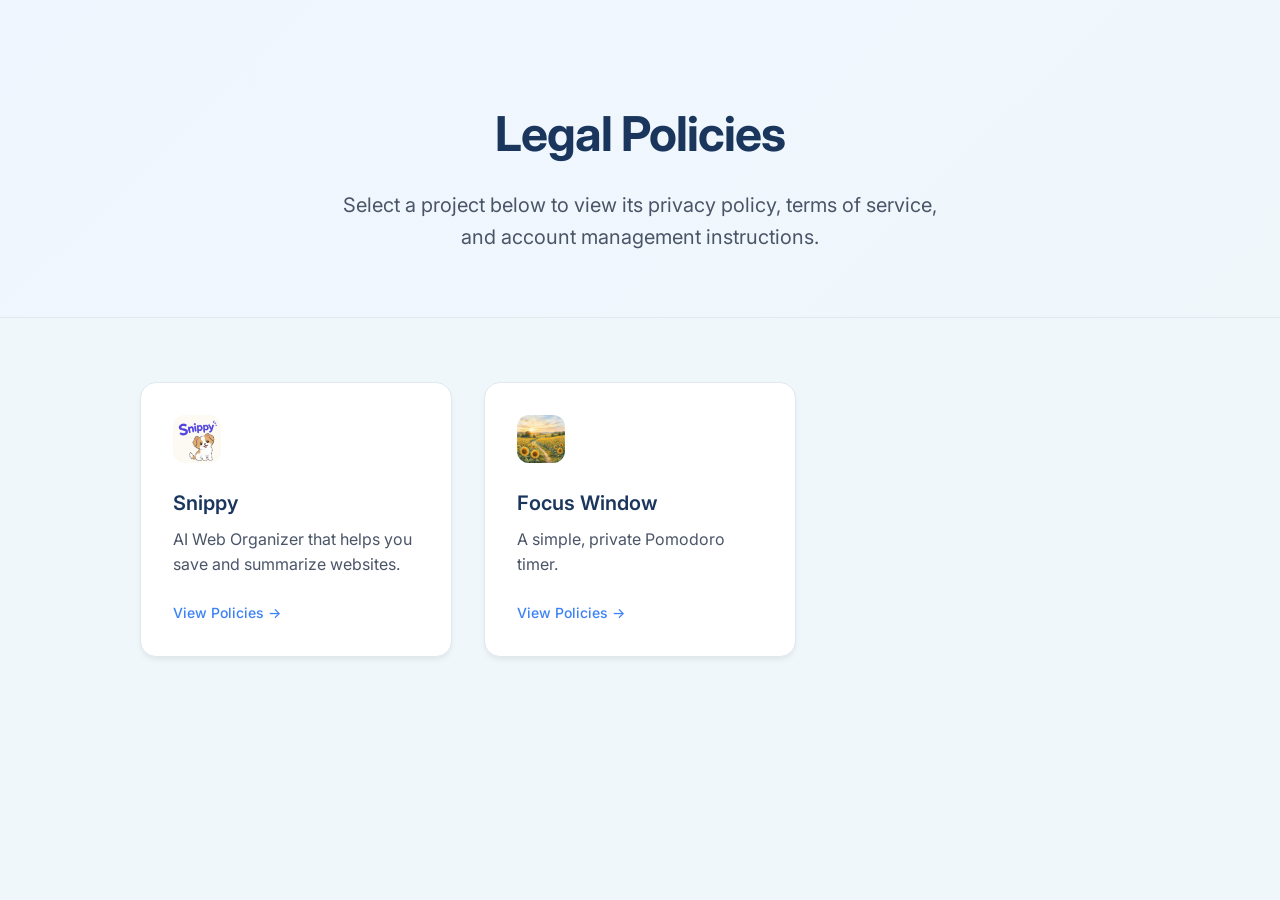
<file: index.html>
<!DOCTYPE html>
<html lang="en">
<head>
    <meta charset="UTF-8">
    <meta name="viewport" content="width=device-width, initial-scale=1.0">
    <title>Legal Policies Portal</title>
    <style>
@import url('https://fonts.googleapis.com/css2?family=Inter:wght@400;500;600;700&display=swap');

:root {
  --bg-color: #f0f7fb;
  --surface-color: #ffffff;
  --text-primary: #1a365d;
  --text-secondary: #4a5568;
  --accent-color: #3b82f6;
  --accent-hover: #2563eb;
  --border-color: #e2e8f0;
}

body {
  margin: 0;
  padding: 0;
  font-family: 'Inter', -apple-system, BlinkMacSystemFont, sans-serif;
  background-color: var(--bg-color);
  color: var(--text-secondary);
  line-height: 1.6;
  -webkit-font-smoothing: antialiased;
}

.hero {
  text-align: center;
  padding: 6rem 2rem 4rem;
  background: linear-gradient(135deg, #eff6ff, #f0f7fb);
  border-bottom: 1px solid var(--border-color);
}

.hero h1 {
  font-size: 3rem;
  color: var(--text-primary);
  margin: 0 0 1rem;
  letter-spacing: -0.02em;
}

.hero p {
  font-size: 1.25rem;
  color: var(--text-secondary);
  max-width: 600px;
  margin: 0 auto;
}

.projects-container {
  max-width: 1000px;
  margin: 0 auto;
  padding: 4rem 2rem;
}

.projects-grid {
  display: grid;
  grid-template-columns: repeat(auto-fill, minmax(300px, 1fr));
  gap: 2rem;
}

.project-card {
  background: var(--surface-color);
  border: 1px solid var(--border-color);
  border-radius: 16px;
  padding: 2rem;
  text-decoration: none;
  transition: all 0.2s ease;
  display: flex;
  flex-direction: column;
  box-shadow: 0 4px 6px -1px rgba(0, 0, 0, 0.05), 0 2px 4px -1px rgba(0, 0, 0, 0.03);
}

.project-card:hover {
  transform: translateY(-5px);
  box-shadow: 0 10px 25px -5px rgba(0, 0, 0, 0.1), 0 8px 10px -6px rgba(0, 0, 0, 0.05);
  border-color: var(--accent-color);
}

.project-icon {
  width: 48px;
  height: 48px;
  background: linear-gradient(135deg, #60a5fa, #3b82f6);
  border-radius: 12px;
  display: flex;
  align-items: center;
  justify-content: center;
  color: white;
  font-size: 1.5rem;
  font-weight: bold;
  margin-bottom: 1.5rem;
}

.project-title {
  font-size: 1.25rem;
  font-weight: 600;
  color: var(--text-primary);
  margin: 0 0 0.5rem 0;
}

.project-desc {
  font-size: 1rem;
  color: var(--text-secondary);
  margin: 0;
  flex: 1;
}

.project-footer {
  margin-top: 1.5rem;
  font-size: 0.875rem;
  color: var(--accent-color);
  font-weight: 500;
  display: flex;
  align-items: center;
  gap: 0.25rem;
}

.project-footer::after {
  content: "→";
  transition: transform 0.2s ease;
}

.project-card:hover .project-footer::after {
  transform: translateX(4px);
}
    </style>
</head>
<body>
    <header class="hero">
        <h1>Legal Policies</h1>
        <p>Select a project below to view its privacy policy, terms of service, and account management instructions.</p>
    </header>

    <main class="projects-container">
        <div class="projects-grid">
            
            <a href="snippy/privacy/index.html" class="project-card">
                <img src="snippy/app-logo.png" alt="Snippy Logo" class="project-icon" style="background: none; object-fit: contain;" />
                <h2 class="project-title">Snippy</h2>
                <p class="project-desc">AI Web Organizer that helps you save and summarize websites.</p>
                <div class="project-footer">View Policies</div>
            </a>

            <a href="focus-window/privacy/index.html" class="project-card">
                <img src="focus-window/app-logo.jpg" alt="Focus Window Logo" class="project-icon" style="background: none; object-fit: contain;" />
                <h2 class="project-title">Focus Window</h2>
                <p class="project-desc">A simple, private Pomodoro timer.</p>
                <div class="project-footer">View Policies</div>
            </a>

            <!-- You can easily add more projects here just by copying the block above -->
            <!-- 
            <a href="project-a/privacy/index.html" class="project-card">
                <div class="project-icon" style="background: linear-gradient(135deg, #a78bfa, #8b5cf6);">A</div>
                <h2 class="project-title">Project A</h2>
                <p class="project-desc">Description of your awesome Project A.</p>
                <div class="project-footer">View Policies</div>
            </a> 
            -->

        </div>
    </main>
</body>
</html>
</file>
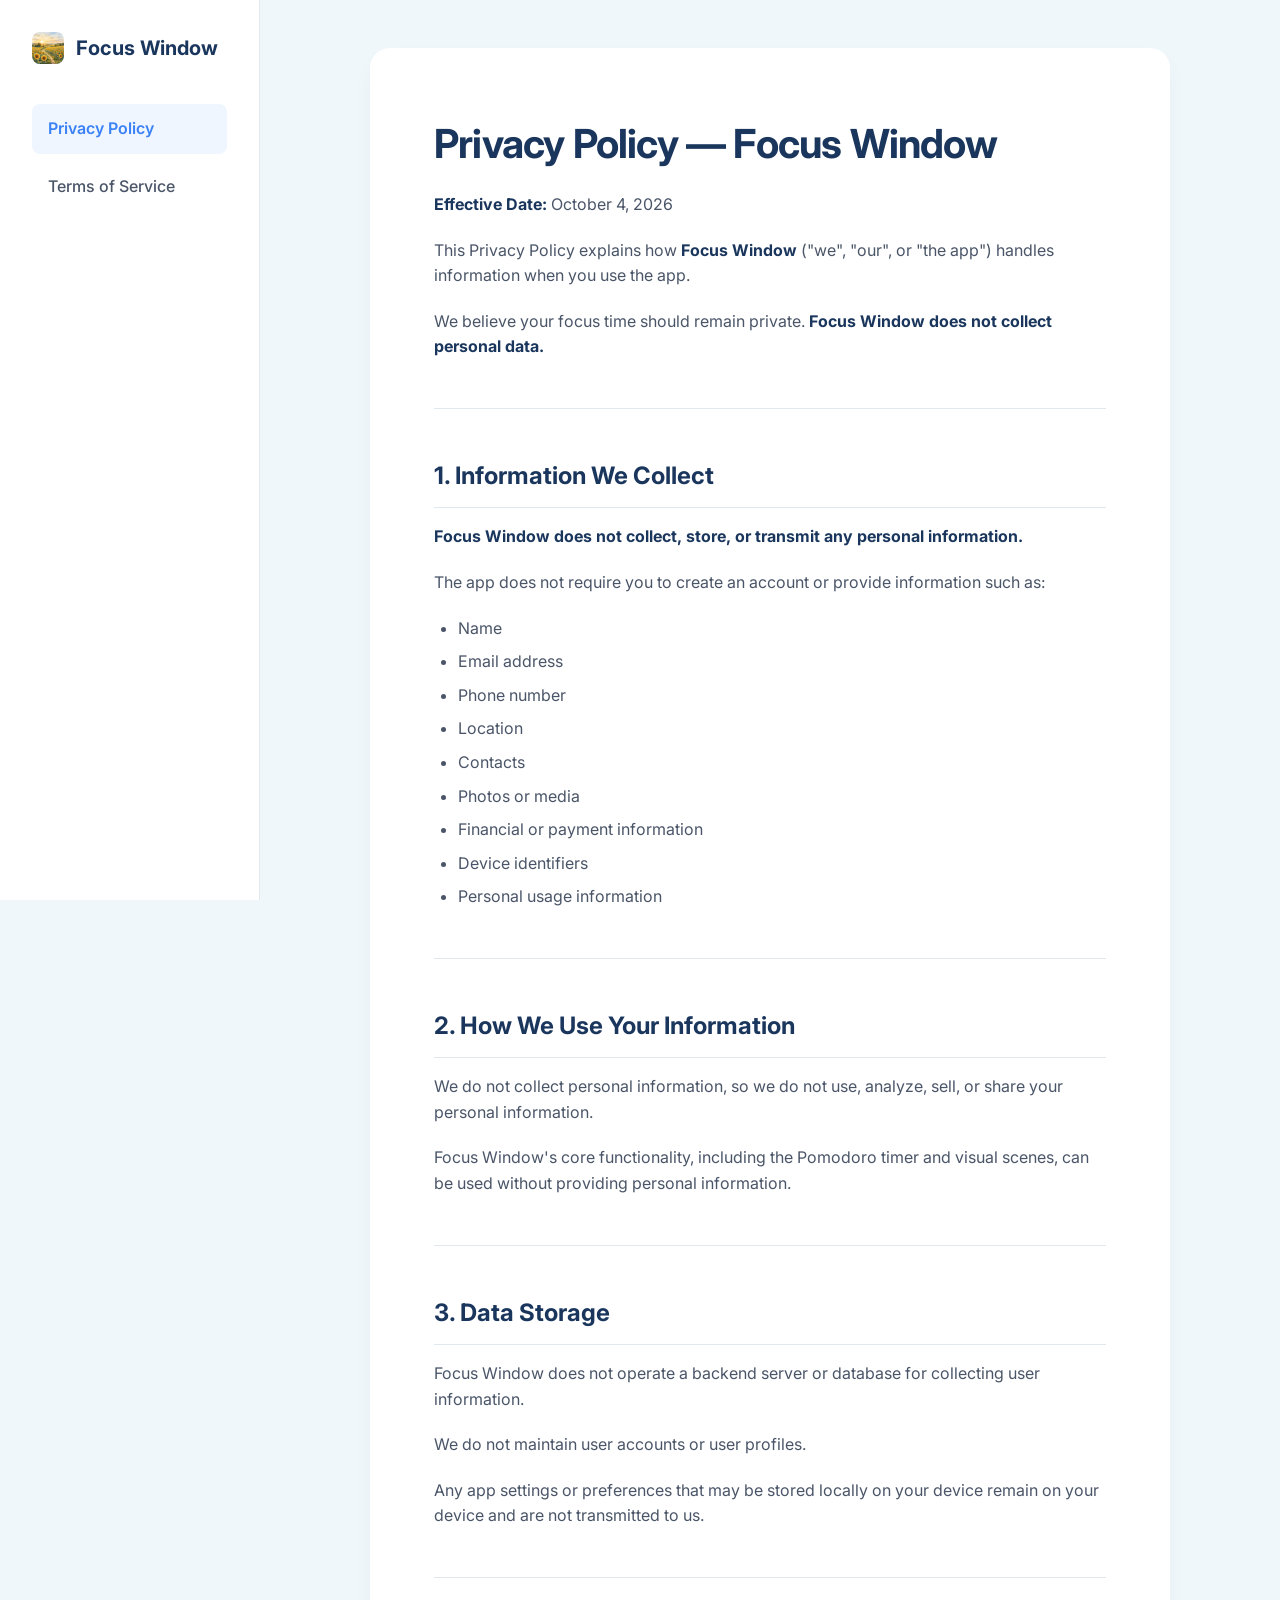
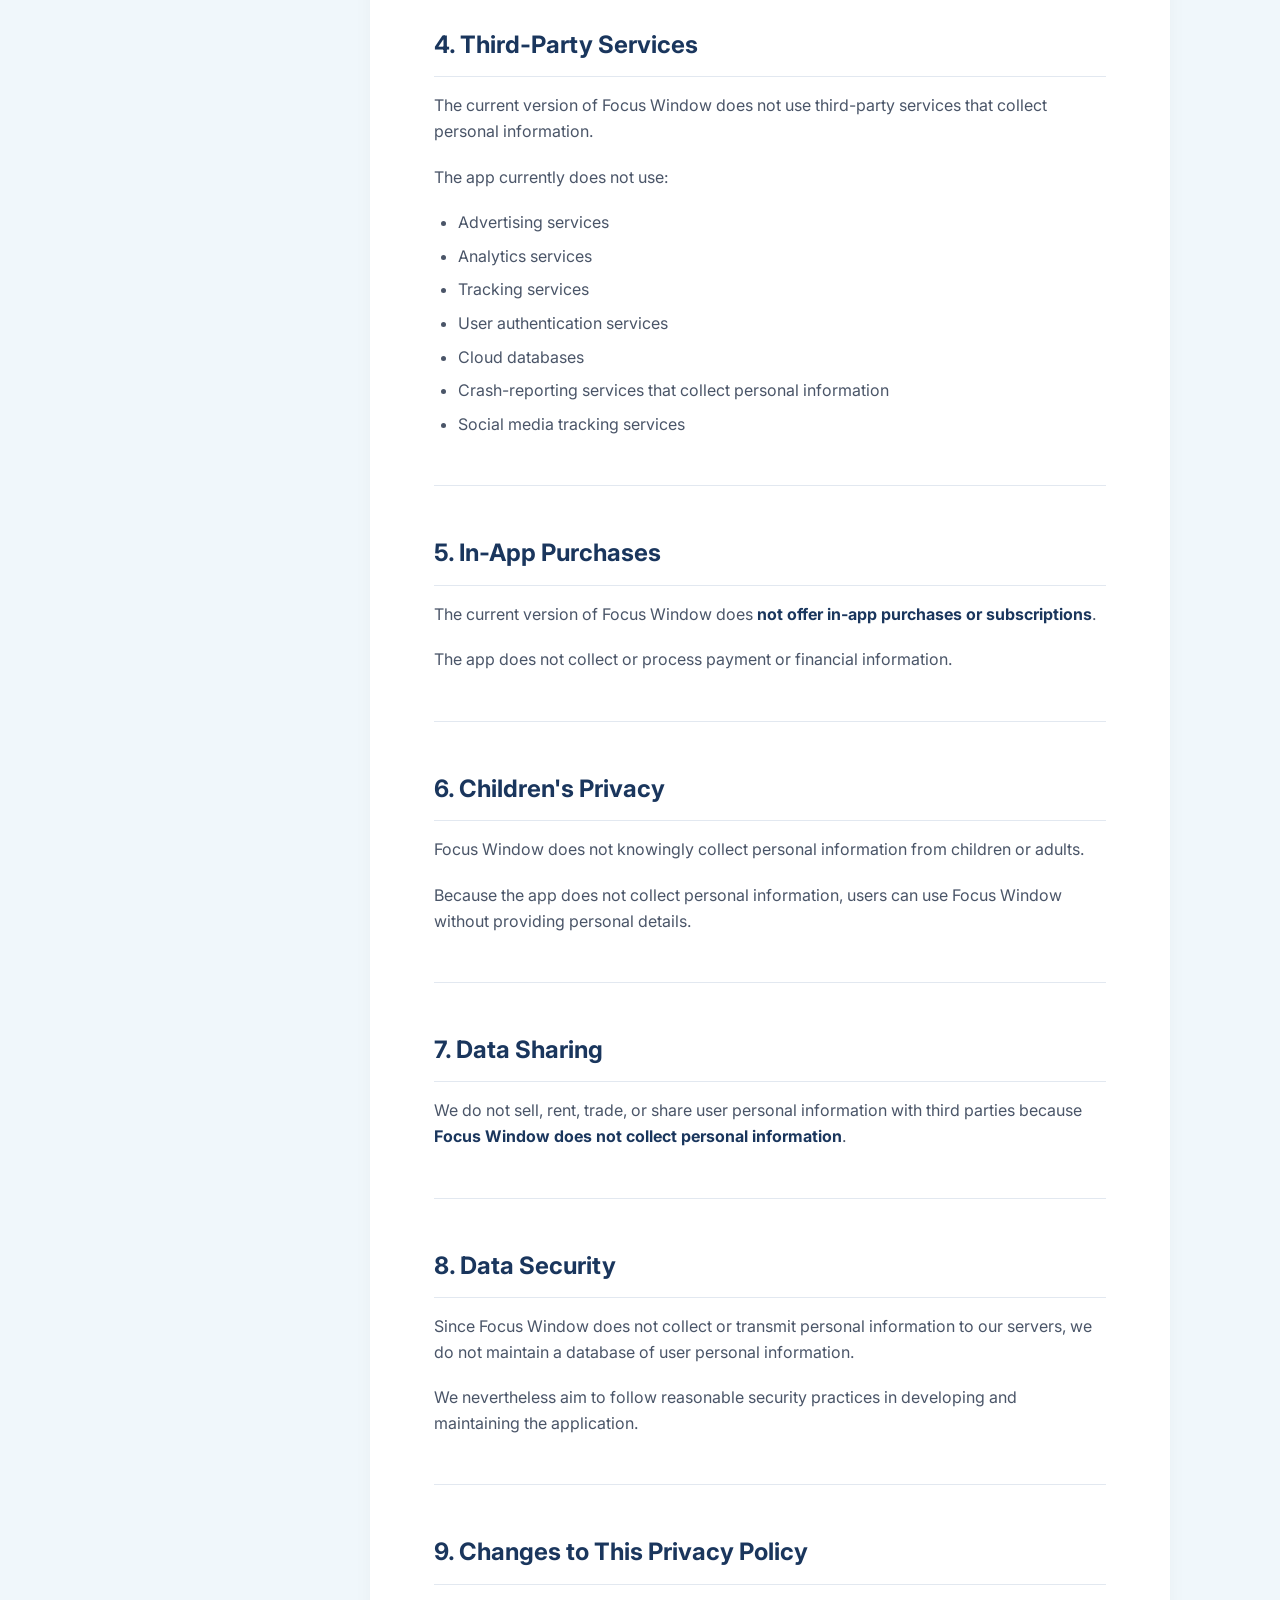
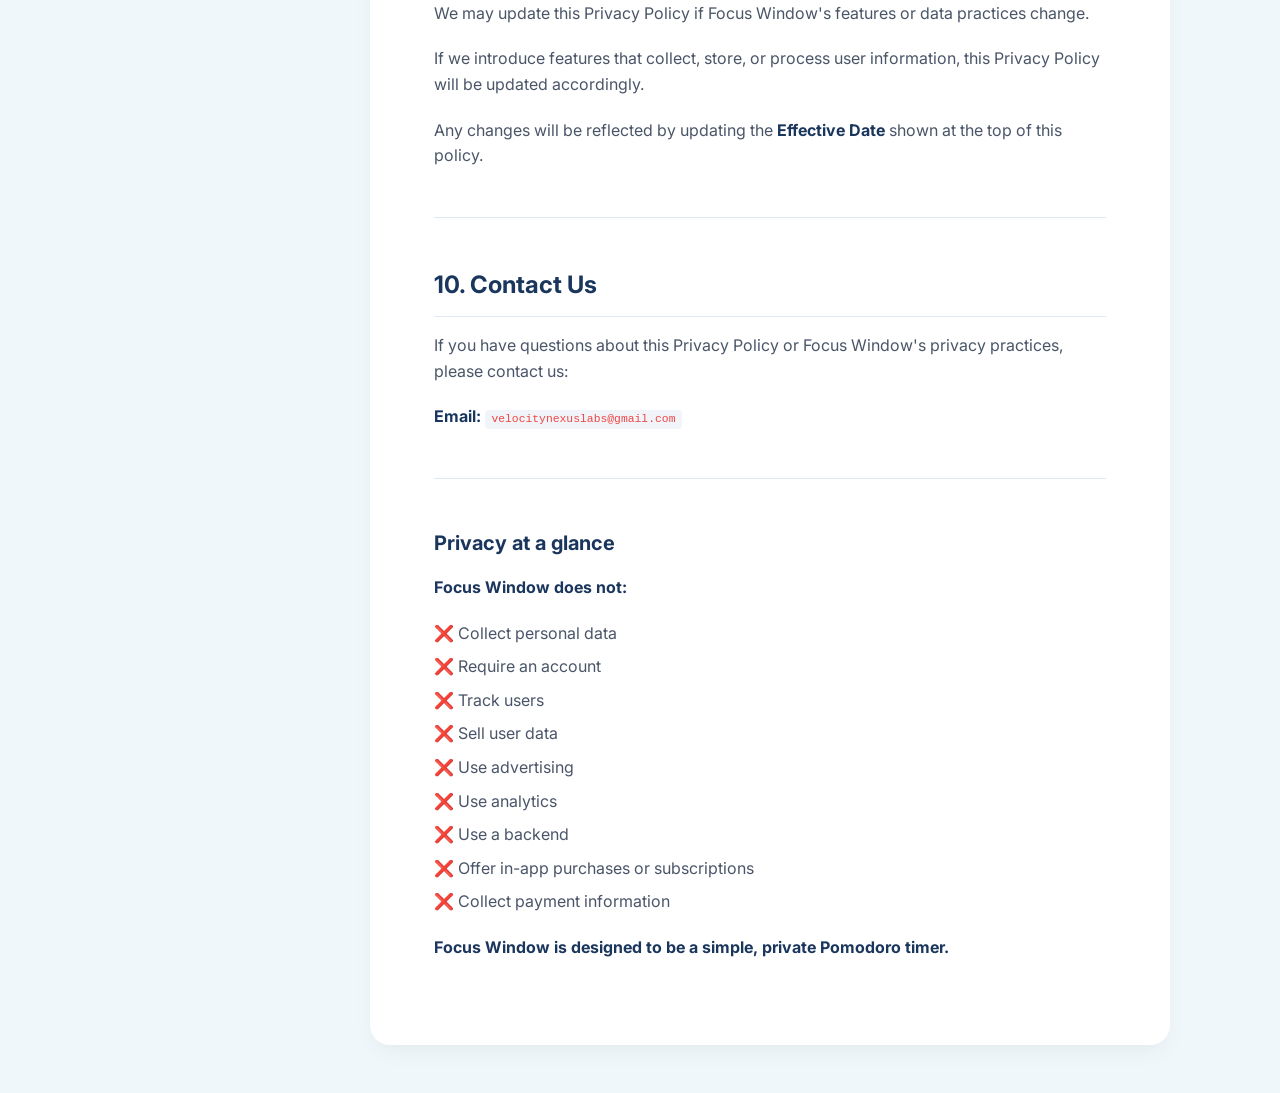
<file: focus-window/privacy/index.html>
<!DOCTYPE html>
<html lang="en">
<head>
    <meta charset="UTF-8">
    <meta name="viewport" content="width=device-width, initial-scale=1.0">
    <title>Privacy Policy - Focus Window</title>
    <meta name="description" content="Privacy Policy for Focus Window">
    <style>
@import url('https://fonts.googleapis.com/css2?family=Inter:wght@400;500;600;700&display=swap');

:root {
  --bg-color: #f0f7fb;
  --surface-color: #ffffff;
  --text-primary: #1a365d;
  --text-secondary: #4a5568;
  --accent-color: #3b82f6;
  --accent-hover: #2563eb;
  --border-color: #e2e8f0;
}

body {
  margin: 0;
  padding: 0;
  font-family: 'Inter', -apple-system, BlinkMacSystemFont, sans-serif;
  background-color: var(--bg-color);
  color: var(--text-secondary);
  line-height: 1.6;
  -webkit-font-smoothing: antialiased;
}

.container {
  display: flex;
  min-height: 100vh;
}

.sidebar {
  width: 260px;
  background-color: var(--surface-color);
  border-right: 1px solid var(--border-color);
  padding: 2rem;
  position: fixed;
  height: 100vh;
  overflow-y: auto;
  box-sizing: border-box;
}

.brand {
  display: flex;
  align-items: center;
  gap: 0.75rem;
  margin-bottom: 2.5rem;
  font-size: 1.25rem;
  font-weight: 700;
  color: var(--text-primary);
}

.brand-icon {
  width: 32px;
  height: 32px;
  background: linear-gradient(135deg, #60a5fa, #3b82f6);
  border-radius: 8px;
  display: flex;
  align-items: center;
  justify-content: center;
  color: white;
  font-weight: bold;
}

.nav-menu {
  list-style: none;
  padding: 0;
  margin: 0;
}

.nav-item {
  margin-bottom: 0.5rem;
}

.nav-link {
  display: block;
  padding: 0.75rem 1rem;
  color: var(--text-secondary);
  text-decoration: none;
  border-radius: 8px;
  font-weight: 500;
  transition: all 0.2s ease;
}

.nav-link:hover {
  background-color: #eff6ff;
  color: var(--accent-color);
}

.nav-link.active {
  background-color: #eff6ff;
  color: var(--accent-color);
  font-weight: 600;
}

.main-content {
  flex: 1;
  margin-left: 260px;
  padding: 3rem;
  display: flex;
  justify-content: center;
}

.policy-wrapper {
  max-width: 800px;
  width: 100%;
}

.policy-card {
  background: var(--surface-color);
  padding: 4rem;
  border-radius: 20px;
  box-shadow: 0 10px 25px -5px rgba(0, 0, 0, 0.05), 0 8px 10px -6px rgba(0, 0, 0, 0.01);
}

h1, h2, h3, h4 {
  color: var(--text-primary);
  margin-top: 2.5rem;
  margin-bottom: 1rem;
}

h1 {
  font-size: 2.5rem;
  letter-spacing: -0.02em;
  margin-top: 0;
  margin-bottom: 0.5rem;
}

h2 {
  font-size: 1.5rem;
  border-bottom: 1px solid var(--border-color);
  padding-bottom: 0.75rem;
}

h3 {
  font-size: 1.25rem;
}

p {
  margin-bottom: 1.25rem;
}

ul {
  margin-bottom: 1.25rem;
  padding-left: 1.5rem;
}

li {
  margin-bottom: 0.5rem;
}

a {
  color: var(--accent-color);
  text-decoration: none;
  transition: color 0.2s ease;
}

a:hover {
  color: var(--accent-hover);
  text-decoration: underline;
}

hr {
  border: 0;
  border-top: 1px solid var(--border-color);
  margin: 3rem 0;
}

strong {
  color: var(--text-primary);
}

code {
  background: #f1f5f9;
  padding: 0.2rem 0.4rem;
  border-radius: 4px;
  font-size: 0.875em;
  color: #ef4444;
}

.highlight-box {
  background: #eff6ff;
  border-left: 4px solid var(--accent-color);
  padding: 1rem 1.5rem;
  border-radius: 0 8px 8px 0;
  margin: 1.5rem 0;
}

@media (max-width: 768px) {
  .container {
    flex-direction: column;
  }
  .sidebar {
    width: 100%;
    position: static;
    height: auto;
    border-right: none;
    border-bottom: 1px solid var(--border-color);
    padding: 1.5rem;
  }
  .brand {
    margin-bottom: 1.5rem;
  }
  .nav-menu {
    display: flex;
    flex-wrap: wrap;
    gap: 0.5rem;
  }
  .nav-item {
    margin-bottom: 0;
  }
  .main-content {
    margin-left: 0;
    padding: 1.5rem;
  }
  .policy-card {
    padding: 2rem;
  }
  h1 {
    font-size: 2rem;
  }
}
    </style>
</head>
<body>
    <div class="container">
        <!-- Sidebar Navigation -->
        <aside class="sidebar">
            <div class="brand">
                <img src="../app-logo.jpg" alt="Focus Window Logo" class="brand-icon" style="background: none; object-fit: contain;" />
                Focus Window
            </div>
            <nav>
                <ul class="nav-menu">
                    <li class="nav-item">
                        <a href="../privacy/index.html" class="nav-link active">Privacy Policy</a>
                    </li>
                    <li class="nav-item">
                        <a href="../terms/index.html" class="nav-link">Terms of Service</a>
                    </li>
                </ul>
            </nav>
        </aside>

        <!-- Main Content -->
        <main class="main-content">
            <div class="policy-wrapper">
                <div class="policy-card">
                    <h1>Privacy Policy — Focus Window</h1>
                    <p><strong>Effective Date:</strong> October 4, 2026</p>

                    <p>This Privacy Policy explains how <strong>Focus Window</strong> ("we", "our", or "the app") handles information when you use the app.</p>
                    
                    <p>We believe your focus time should remain private. <strong>Focus Window does not collect personal data.</strong></p>
                    
                    <hr>
                    
                    <h2>1. Information We Collect</h2>
                    
                    <p><strong>Focus Window does not collect, store, or transmit any personal information.</strong></p>
                    
                    <p>The app does not require you to create an account or provide information such as:</p>
                    
                    <ul>
                        <li>Name</li>
                        <li>Email address</li>
                        <li>Phone number</li>
                        <li>Location</li>
                        <li>Contacts</li>
                        <li>Photos or media</li>
                        <li>Financial or payment information</li>
                        <li>Device identifiers</li>
                        <li>Personal usage information</li>
                    </ul>
                    
                    <hr>
                    
                    <h2>2. How We Use Your Information</h2>
                    
                    <p>We do not collect personal information, so we do not use, analyze, sell, or share your personal information.</p>
                    
                    <p>Focus Window's core functionality, including the Pomodoro timer and visual scenes, can be used without providing personal information.</p>
                    
                    <hr>
                    
                    <h2>3. Data Storage</h2>
                    
                    <p>Focus Window does not operate a backend server or database for collecting user information.</p>
                    
                    <p>We do not maintain user accounts or user profiles.</p>
                    
                    <p>Any app settings or preferences that may be stored locally on your device remain on your device and are not transmitted to us.</p>
                    
                    <hr>
                    
                    <h2>4. Third-Party Services</h2>
                    
                    <p>The current version of Focus Window does not use third-party services that collect personal information.</p>
                    
                    <p>The app currently does not use:</p>
                    
                    <ul>
                        <li>Advertising services</li>
                        <li>Analytics services</li>
                        <li>Tracking services</li>
                        <li>User authentication services</li>
                        <li>Cloud databases</li>
                        <li>Crash-reporting services that collect personal information</li>
                        <li>Social media tracking services</li>
                    </ul>
                    
                    <hr>
                    
                    <h2>5. In-App Purchases</h2>
                    
                    <p>The current version of Focus Window does <strong>not offer in-app purchases or subscriptions</strong>.</p>
                    
                    <p>The app does not collect or process payment or financial information.</p>
                    
                    <hr>
                    
                    <h2>6. Children's Privacy</h2>
                    
                    <p>Focus Window does not knowingly collect personal information from children or adults.</p>
                    
                    <p>Because the app does not collect personal information, users can use Focus Window without providing personal details.</p>
                    
                    <hr>
                    
                    <h2>7. Data Sharing</h2>
                    
                    <p>We do not sell, rent, trade, or share user personal information with third parties because <strong>Focus Window does not collect personal information</strong>.</p>
                    
                    <hr>
                    
                    <h2>8. Data Security</h2>
                    
                    <p>Since Focus Window does not collect or transmit personal information to our servers, we do not maintain a database of user personal information.</p>
                    
                    <p>We nevertheless aim to follow reasonable security practices in developing and maintaining the application.</p>
                    
                    <hr>
                    
                    <h2>9. Changes to This Privacy Policy</h2>
                    
                    <p>We may update this Privacy Policy if Focus Window's features or data practices change.</p>
                    
                    <p>If we introduce features that collect, store, or process user information, this Privacy Policy will be updated accordingly.</p>
                    
                    <p>Any changes will be reflected by updating the <strong>Effective Date</strong> shown at the top of this policy.</p>
                    
                    <hr>
                    
                    <h2>10. Contact Us</h2>
                    
                    <p>If you have questions about this Privacy Policy or Focus Window's privacy practices, please contact us:</p>
                    
                    <p><strong>Email:</strong> <code>velocitynexuslabs@gmail.com</code></p>
                    
                    <hr>
                    
                    <h3>Privacy at a glance</h3>
                    
                    <p><strong>Focus Window does not:</strong></p>
                    
                    <ul style="list-style-type: none; padding-left: 0;">
                        <li>❌ Collect personal data</li>
                        <li>❌ Require an account</li>
                        <li>❌ Track users</li>
                        <li>❌ Sell user data</li>
                        <li>❌ Use advertising</li>
                        <li>❌ Use analytics</li>
                        <li>❌ Use a backend</li>
                        <li>❌ Offer in-app purchases or subscriptions</li>
                        <li>❌ Collect payment information</li>
                    </ul>
                    
                    <p><strong>Focus Window is designed to be a simple, private Pomodoro timer.</strong></p>
                </div>
            </div>
        </main>
    </div>
</body>
</html>
</file>
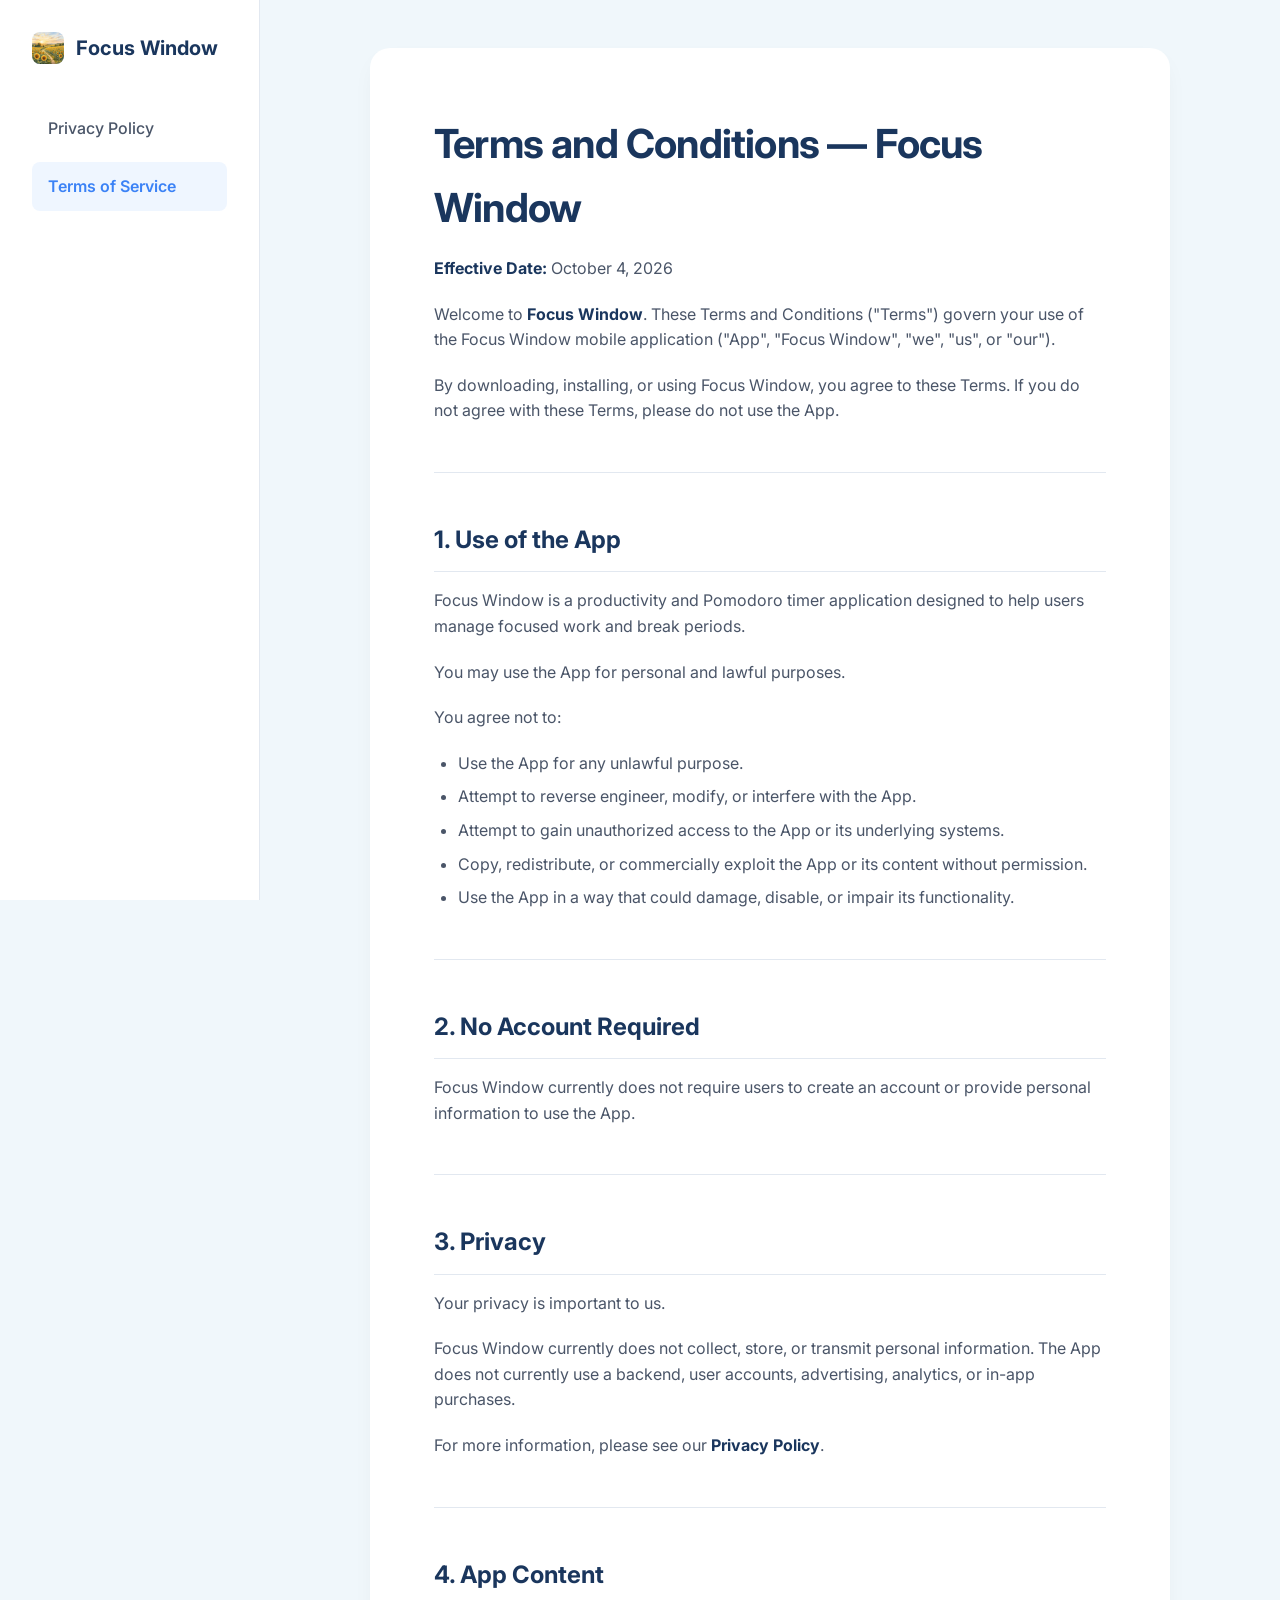
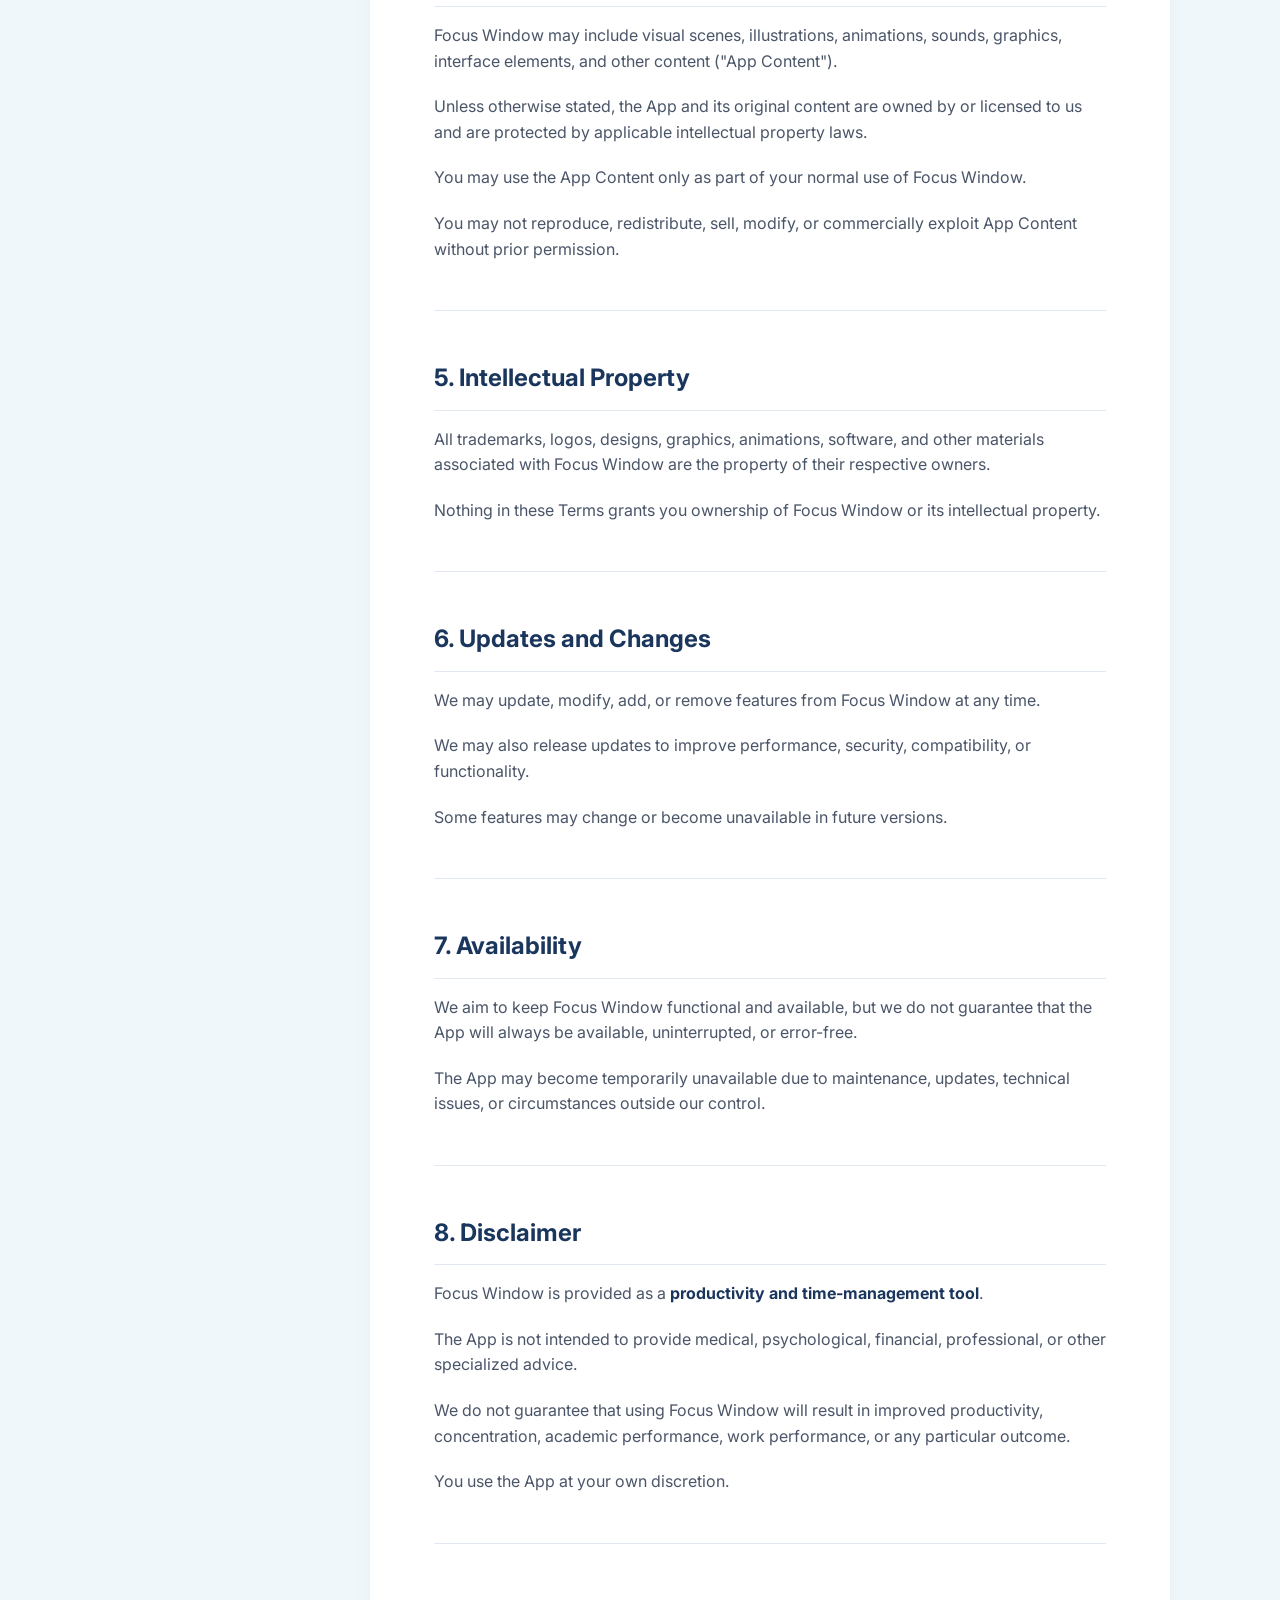
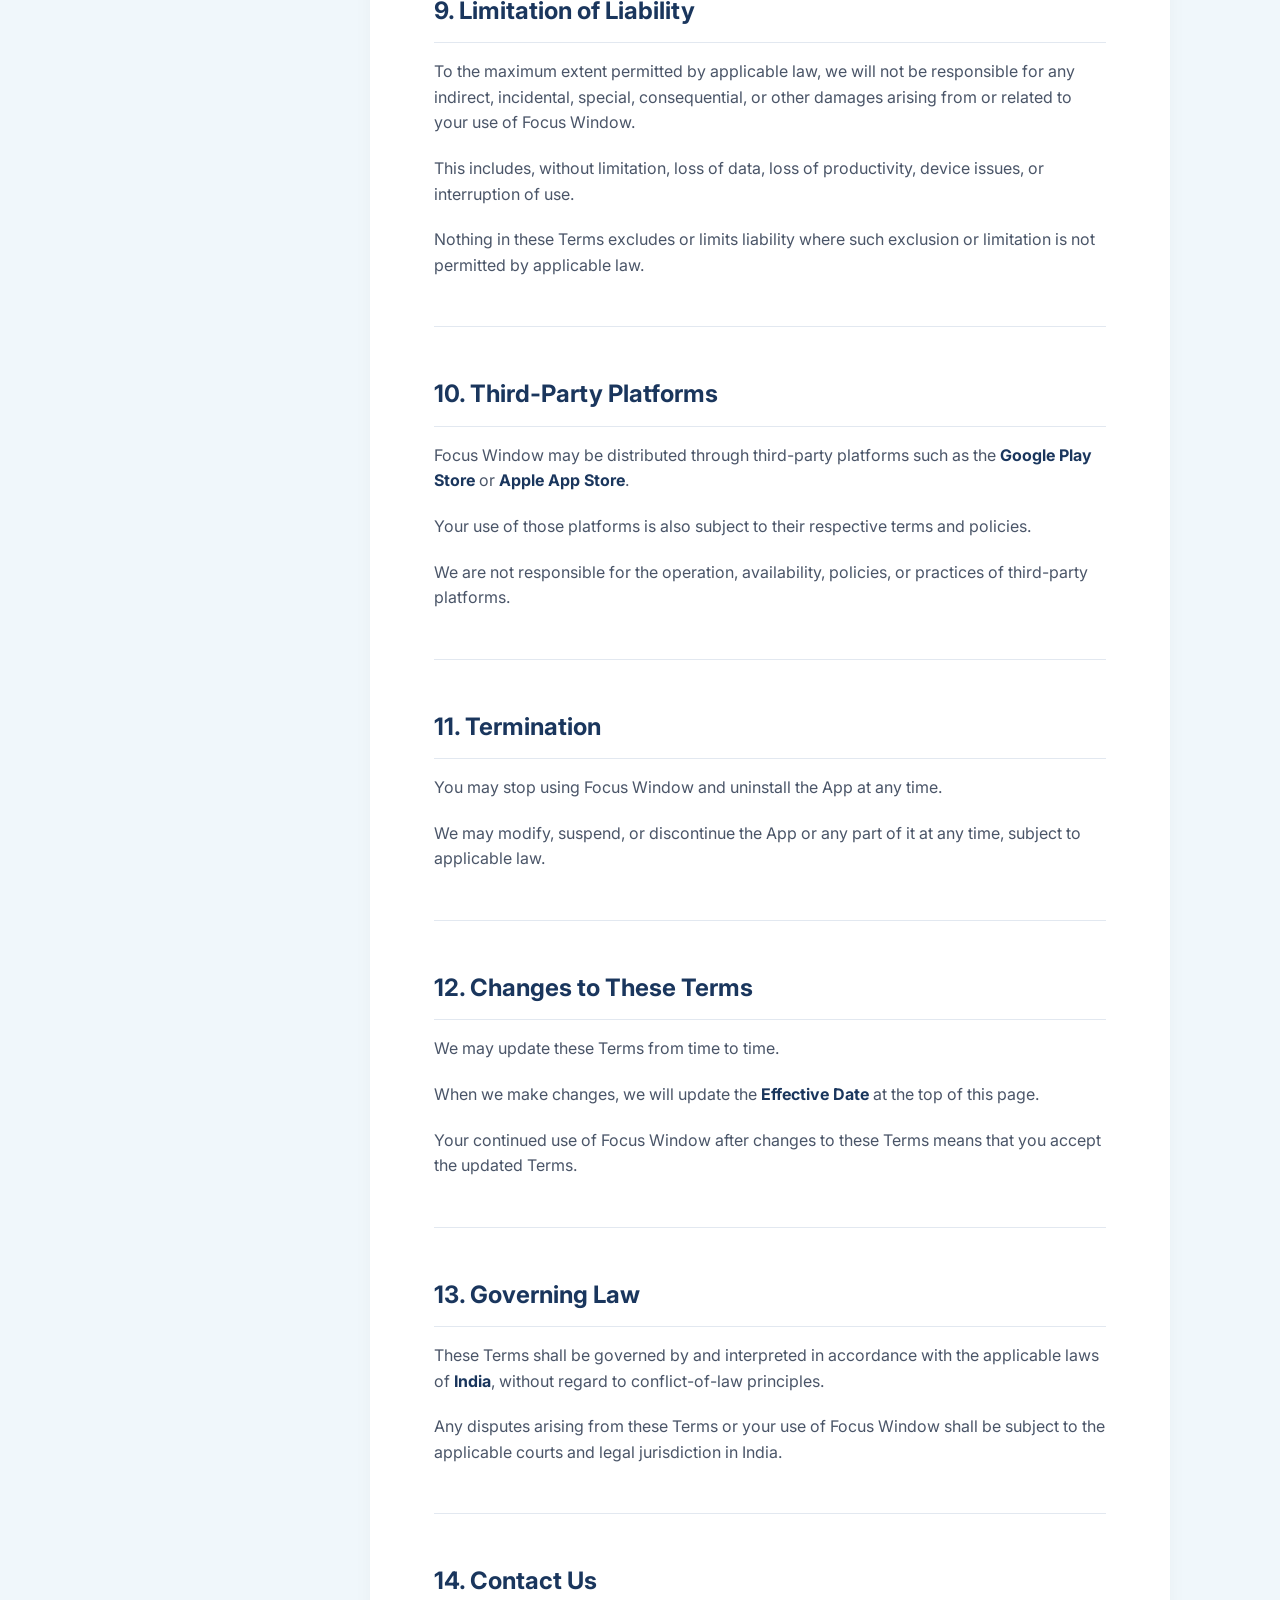
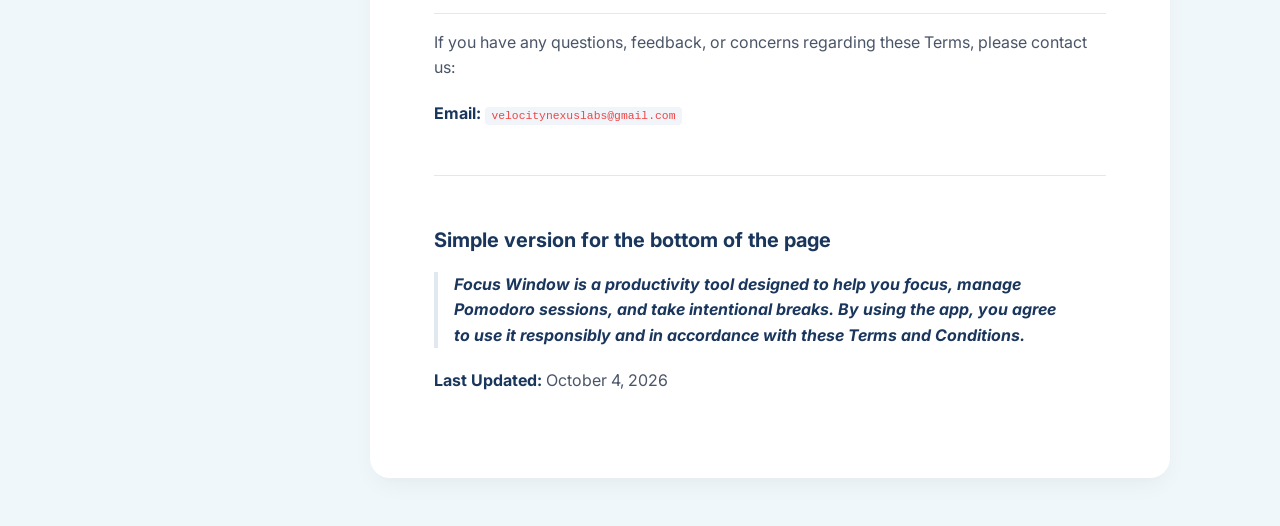
<file: focus-window/terms/index.html>
<!DOCTYPE html>
<html lang="en">
<head>
    <meta charset="UTF-8">
    <meta name="viewport" content="width=device-width, initial-scale=1.0">
    <title>Terms and Conditions - Focus Window</title>
    <meta name="description" content="Terms and Conditions for Focus Window">
    <style>
@import url('https://fonts.googleapis.com/css2?family=Inter:wght@400;500;600;700&display=swap');

:root {
  --bg-color: #f0f7fb;
  --surface-color: #ffffff;
  --text-primary: #1a365d;
  --text-secondary: #4a5568;
  --accent-color: #3b82f6;
  --accent-hover: #2563eb;
  --border-color: #e2e8f0;
}

body {
  margin: 0;
  padding: 0;
  font-family: 'Inter', -apple-system, BlinkMacSystemFont, sans-serif;
  background-color: var(--bg-color);
  color: var(--text-secondary);
  line-height: 1.6;
  -webkit-font-smoothing: antialiased;
}

.container {
  display: flex;
  min-height: 100vh;
}

.sidebar {
  width: 260px;
  background-color: var(--surface-color);
  border-right: 1px solid var(--border-color);
  padding: 2rem;
  position: fixed;
  height: 100vh;
  overflow-y: auto;
  box-sizing: border-box;
}

.brand {
  display: flex;
  align-items: center;
  gap: 0.75rem;
  margin-bottom: 2.5rem;
  font-size: 1.25rem;
  font-weight: 700;
  color: var(--text-primary);
}

.brand-icon {
  width: 32px;
  height: 32px;
  background: linear-gradient(135deg, #f87171, #ef4444);
  border-radius: 8px;
  display: flex;
  align-items: center;
  justify-content: center;
  color: white;
  font-weight: bold;
}

.nav-menu {
  list-style: none;
  padding: 0;
  margin: 0;
}

.nav-item {
  margin-bottom: 0.5rem;
}

.nav-link {
  display: block;
  padding: 0.75rem 1rem;
  color: var(--text-secondary);
  text-decoration: none;
  border-radius: 8px;
  font-weight: 500;
  transition: all 0.2s ease;
}

.nav-link:hover {
  background-color: #eff6ff;
  color: var(--accent-color);
}

.nav-link.active {
  background-color: #eff6ff;
  color: var(--accent-color);
  font-weight: 600;
}

.main-content {
  flex: 1;
  margin-left: 260px;
  padding: 3rem;
  display: flex;
  justify-content: center;
}

.policy-wrapper {
  max-width: 800px;
  width: 100%;
}

.policy-card {
  background: var(--surface-color);
  padding: 4rem;
  border-radius: 20px;
  box-shadow: 0 10px 25px -5px rgba(0, 0, 0, 0.05), 0 8px 10px -6px rgba(0, 0, 0, 0.01);
}

h1, h2, h3, h4 {
  color: var(--text-primary);
  margin-top: 2.5rem;
  margin-bottom: 1rem;
}

h1 {
  font-size: 2.5rem;
  letter-spacing: -0.02em;
  margin-top: 0;
  margin-bottom: 0.5rem;
}

h2 {
  font-size: 1.5rem;
  border-bottom: 1px solid var(--border-color);
  padding-bottom: 0.75rem;
}

h3 {
  font-size: 1.25rem;
}

p {
  margin-bottom: 1.25rem;
}

ul {
  margin-bottom: 1.25rem;
  padding-left: 1.5rem;
}

li {
  margin-bottom: 0.5rem;
}

a {
  color: var(--accent-color);
  text-decoration: none;
  transition: color 0.2s ease;
}

a:hover {
  color: var(--accent-hover);
  text-decoration: underline;
}

hr {
  border: 0;
  border-top: 1px solid var(--border-color);
  margin: 3rem 0;
}

strong {
  color: var(--text-primary);
}

code {
  background: #f1f5f9;
  padding: 0.2rem 0.4rem;
  border-radius: 4px;
  font-size: 0.875em;
  color: #ef4444;
}

.highlight-box {
  background: #eff6ff;
  border-left: 4px solid var(--accent-color);
  padding: 1rem 1.5rem;
  border-radius: 0 8px 8px 0;
  margin: 1.5rem 0;
}

blockquote {
  border-left: 4px solid var(--border-color);
  padding-left: 1rem;
  margin-left: 0;
  color: var(--text-secondary);
  font-style: italic;
}

@media (max-width: 768px) {
  .container {
    flex-direction: column;
  }
  .sidebar {
    width: 100%;
    position: static;
    height: auto;
    border-right: none;
    border-bottom: 1px solid var(--border-color);
    padding: 1.5rem;
  }
  .brand {
    margin-bottom: 1.5rem;
  }
  .nav-menu {
    display: flex;
    flex-wrap: wrap;
    gap: 0.5rem;
  }
  .nav-item {
    margin-bottom: 0;
  }
  .main-content {
    margin-left: 0;
    padding: 1.5rem;
  }
  .policy-card {
    padding: 2rem;
  }
  h1 {
    font-size: 2rem;
  }
}
    </style>
</head>
<body>
    <div class="container">
        <!-- Sidebar Navigation -->
        <aside class="sidebar">
            <div class="brand">
                <img src="../app-logo.jpg" alt="Focus Window Logo" class="brand-icon" style="background: none; object-fit: contain;" />
                Focus Window
            </div>
            <nav>
                <ul class="nav-menu">
                    <li class="nav-item">
                        <a href="../privacy/index.html" class="nav-link">Privacy Policy</a>
                    </li>
                    <li class="nav-item">
                        <a href="../terms/index.html" class="nav-link active">Terms of Service</a>
                    </li>
                </ul>
            </nav>
        </aside>

        <!-- Main Content -->
        <main class="main-content">
            <div class="policy-wrapper">
                <div class="policy-card">
                    <h1>Terms and Conditions — Focus Window</h1>
                    <p><strong>Effective Date:</strong> October 4, 2026</p>

                    <p>Welcome to <strong>Focus Window</strong>. These Terms and Conditions ("Terms") govern your use of the Focus Window mobile application ("App", "Focus Window", "we", "us", or "our").</p>
                    
                    <p>By downloading, installing, or using Focus Window, you agree to these Terms. If you do not agree with these Terms, please do not use the App.</p>
                    
                    <hr>
                    
                    <h2>1. Use of the App</h2>
                    
                    <p>Focus Window is a productivity and Pomodoro timer application designed to help users manage focused work and break periods.</p>
                    
                    <p>You may use the App for personal and lawful purposes.</p>
                    
                    <p>You agree not to:</p>
                    
                    <ul>
                        <li>Use the App for any unlawful purpose.</li>
                        <li>Attempt to reverse engineer, modify, or interfere with the App.</li>
                        <li>Attempt to gain unauthorized access to the App or its underlying systems.</li>
                        <li>Copy, redistribute, or commercially exploit the App or its content without permission.</li>
                        <li>Use the App in a way that could damage, disable, or impair its functionality.</li>
                    </ul>
                    
                    <hr>
                    
                    <h2>2. No Account Required</h2>
                    
                    <p>Focus Window currently does not require users to create an account or provide personal information to use the App.</p>
                    
                    <hr>
                    
                    <h2>3. Privacy</h2>
                    
                    <p>Your privacy is important to us.</p>
                    
                    <p>Focus Window currently does not collect, store, or transmit personal information. The App does not currently use a backend, user accounts, advertising, analytics, or in-app purchases.</p>
                    
                    <p>For more information, please see our <strong>Privacy Policy</strong>.</p>
                    
                    <hr>
                    
                    <h2>4. App Content</h2>
                    
                    <p>Focus Window may include visual scenes, illustrations, animations, sounds, graphics, interface elements, and other content ("App Content").</p>
                    
                    <p>Unless otherwise stated, the App and its original content are owned by or licensed to us and are protected by applicable intellectual property laws.</p>
                    
                    <p>You may use the App Content only as part of your normal use of Focus Window.</p>
                    
                    <p>You may not reproduce, redistribute, sell, modify, or commercially exploit App Content without prior permission.</p>
                    
                    <hr>
                    
                    <h2>5. Intellectual Property</h2>
                    
                    <p>All trademarks, logos, designs, graphics, animations, software, and other materials associated with Focus Window are the property of their respective owners.</p>
                    
                    <p>Nothing in these Terms grants you ownership of Focus Window or its intellectual property.</p>
                    
                    <hr>
                    
                    <h2>6. Updates and Changes</h2>
                    
                    <p>We may update, modify, add, or remove features from Focus Window at any time.</p>
                    
                    <p>We may also release updates to improve performance, security, compatibility, or functionality.</p>
                    
                    <p>Some features may change or become unavailable in future versions.</p>
                    
                    <hr>
                    
                    <h2>7. Availability</h2>
                    
                    <p>We aim to keep Focus Window functional and available, but we do not guarantee that the App will always be available, uninterrupted, or error-free.</p>
                    
                    <p>The App may become temporarily unavailable due to maintenance, updates, technical issues, or circumstances outside our control.</p>
                    
                    <hr>
                    
                    <h2>8. Disclaimer</h2>
                    
                    <p>Focus Window is provided as a <strong>productivity and time-management tool</strong>.</p>
                    
                    <p>The App is not intended to provide medical, psychological, financial, professional, or other specialized advice.</p>
                    
                    <p>We do not guarantee that using Focus Window will result in improved productivity, concentration, academic performance, work performance, or any particular outcome.</p>
                    
                    <p>You use the App at your own discretion.</p>
                    
                    <hr>
                    
                    <h2>9. Limitation of Liability</h2>
                    
                    <p>To the maximum extent permitted by applicable law, we will not be responsible for any indirect, incidental, special, consequential, or other damages arising from or related to your use of Focus Window.</p>
                    
                    <p>This includes, without limitation, loss of data, loss of productivity, device issues, or interruption of use.</p>
                    
                    <p>Nothing in these Terms excludes or limits liability where such exclusion or limitation is not permitted by applicable law.</p>
                    
                    <hr>
                    
                    <h2>10. Third-Party Platforms</h2>
                    
                    <p>Focus Window may be distributed through third-party platforms such as the <strong>Google Play Store</strong> or <strong>Apple App Store</strong>.</p>
                    
                    <p>Your use of those platforms is also subject to their respective terms and policies.</p>
                    
                    <p>We are not responsible for the operation, availability, policies, or practices of third-party platforms.</p>
                    
                    <hr>
                    
                    <h2>11. Termination</h2>
                    
                    <p>You may stop using Focus Window and uninstall the App at any time.</p>
                    
                    <p>We may modify, suspend, or discontinue the App or any part of it at any time, subject to applicable law.</p>
                    
                    <hr>
                    
                    <h2>12. Changes to These Terms</h2>
                    
                    <p>We may update these Terms from time to time.</p>
                    
                    <p>When we make changes, we will update the <strong>Effective Date</strong> at the top of this page.</p>
                    
                    <p>Your continued use of Focus Window after changes to these Terms means that you accept the updated Terms.</p>
                    
                    <hr>
                    
                    <h2>13. Governing Law</h2>
                    
                    <p>These Terms shall be governed by and interpreted in accordance with the applicable laws of <strong>India</strong>, without regard to conflict-of-law principles.</p>
                    
                    <p>Any disputes arising from these Terms or your use of Focus Window shall be subject to the applicable courts and legal jurisdiction in India.</p>
                    
                    <hr>
                    
                    <h2>14. Contact Us</h2>
                    
                    <p>If you have any questions, feedback, or concerns regarding these Terms, please contact us:</p>
                    
                    <p><strong>Email:</strong> <code>velocitynexuslabs@gmail.com</code></p>
                    
                    <hr>
                    
                    <h3>Simple version for the bottom of the page</h3>
                    
                    <blockquote>
                    <p><strong>Focus Window is a productivity tool designed to help you focus, manage Pomodoro sessions, and take intentional breaks. By using the app, you agree to use it responsibly and in accordance with these Terms and Conditions.</strong></p>
                    </blockquote>
                    
                    <p><strong>Last Updated:</strong> October 4, 2026</p>
                </div>
            </div>
        </main>
    </div>
</body>
</html>
</file>
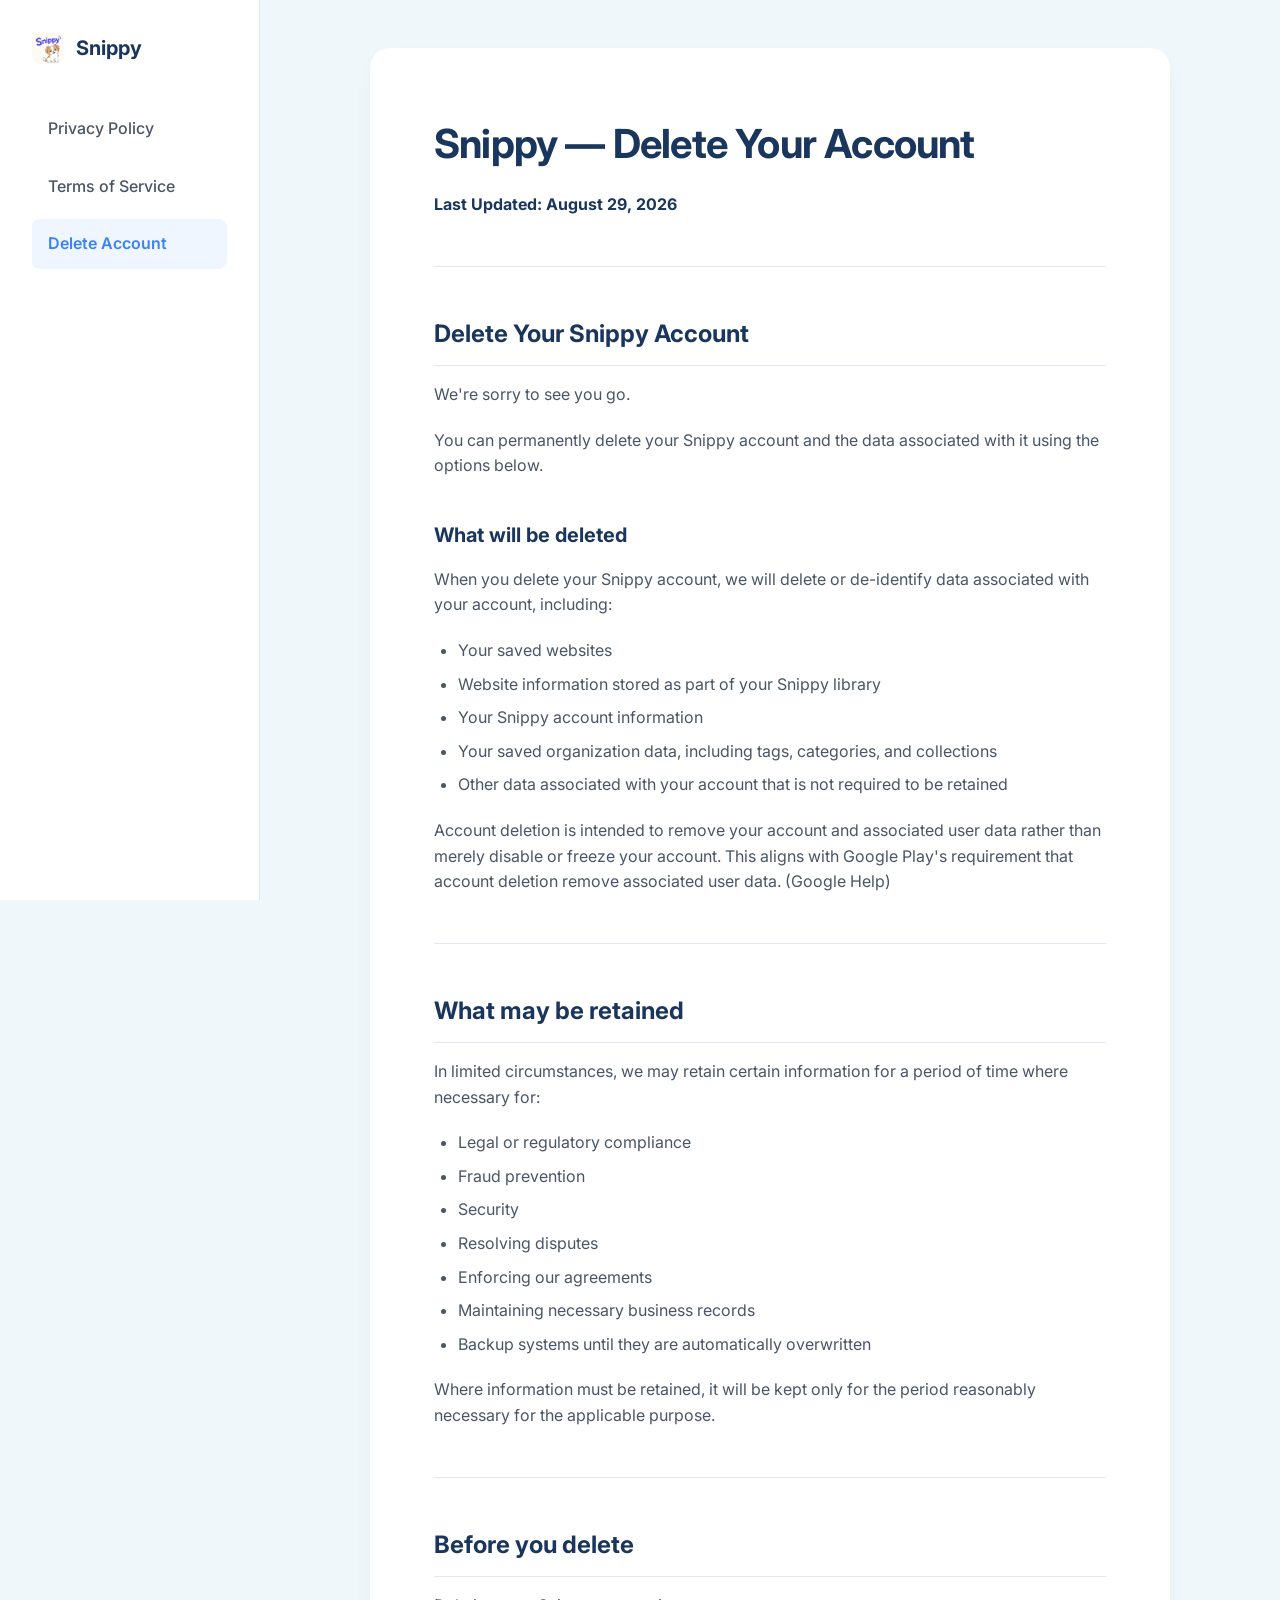
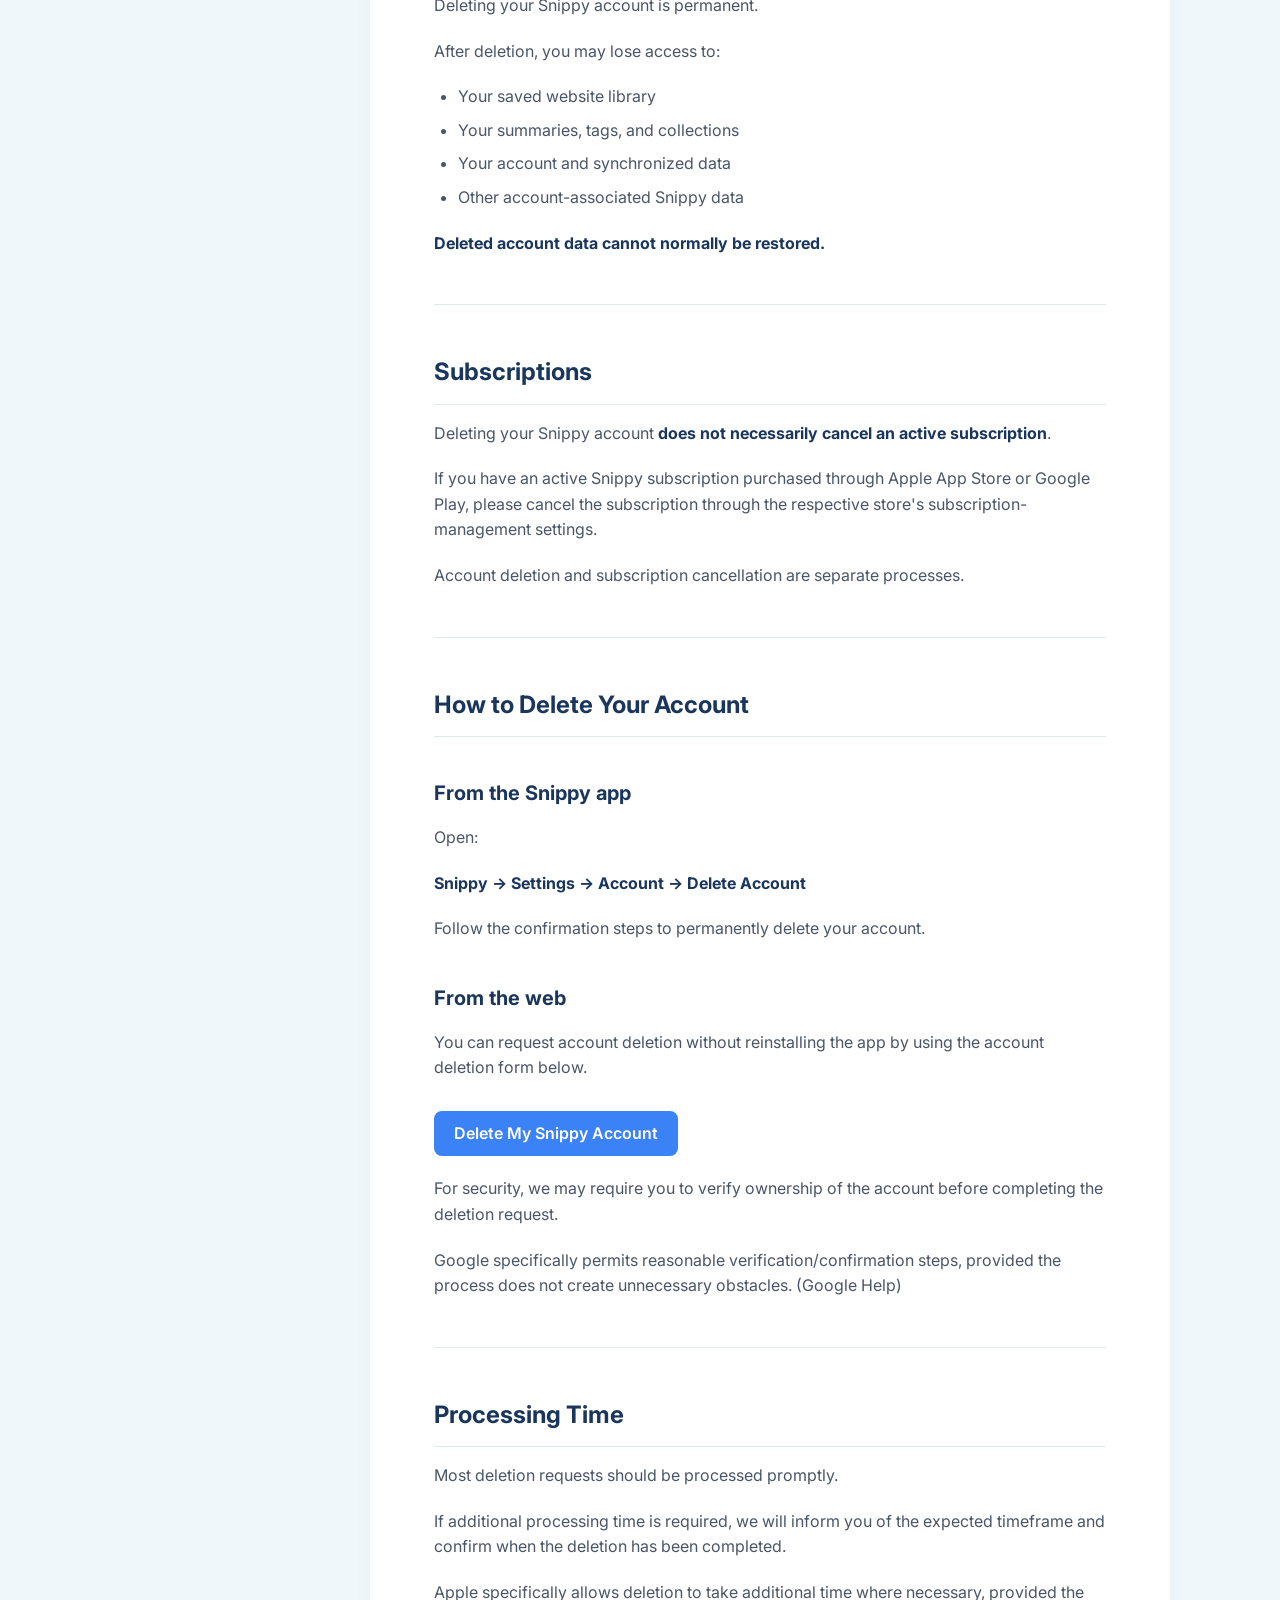
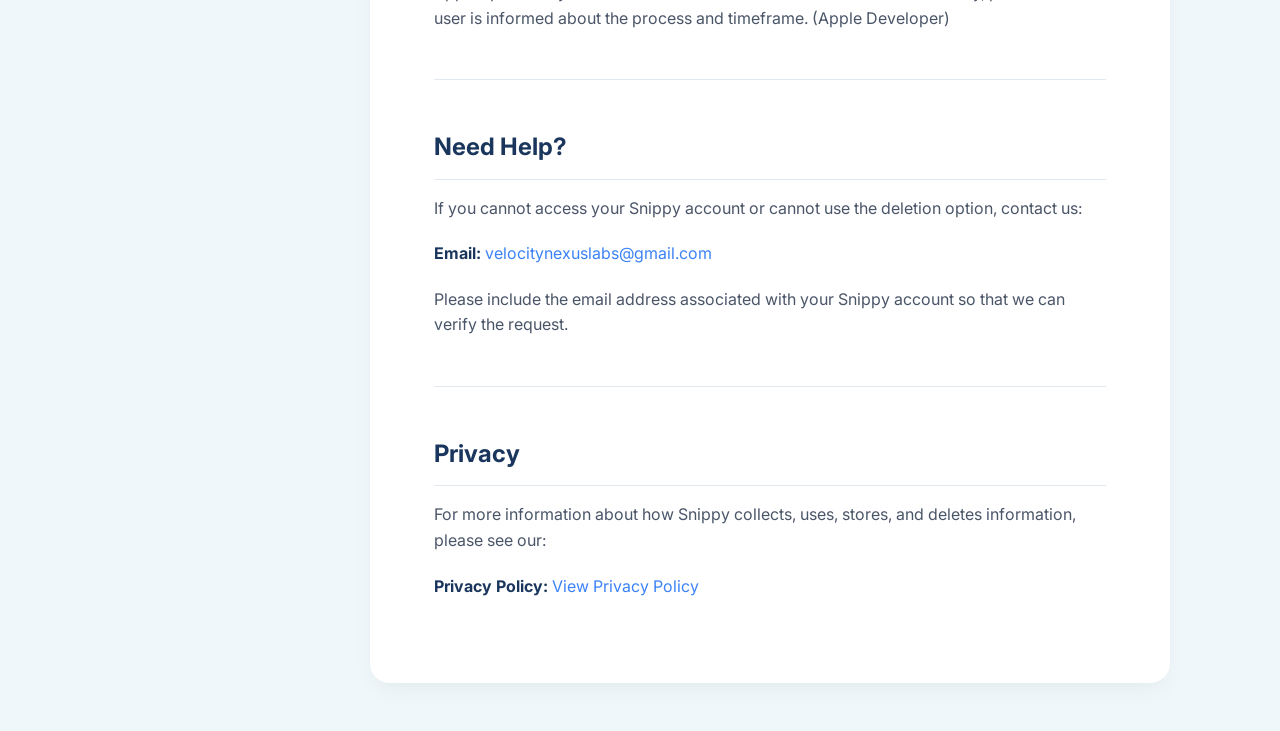
<file: snippy/delete-account/index.html>
<!DOCTYPE html>
<html lang="en">
<head>
    <meta charset="UTF-8">
    <meta name="viewport" content="width=device-width, initial-scale=1.0">
    <title>Delete Account - Snippy AI Web Organizer</title>
    <style>
@import url('https://fonts.googleapis.com/css2?family=Inter:wght@400;500;600;700&display=swap');

:root {
  --bg-color: #f0f7fb;
  --surface-color: #ffffff;
  --text-primary: #1a365d;
  --text-secondary: #4a5568;
  --accent-color: #3b82f6;
  --accent-hover: #2563eb;
  --border-color: #e2e8f0;
}

body {
  margin: 0;
  padding: 0;
  font-family: 'Inter', -apple-system, BlinkMacSystemFont, sans-serif;
  background-color: var(--bg-color);
  color: var(--text-secondary);
  line-height: 1.6;
  -webkit-font-smoothing: antialiased;
}

.container {
  display: flex;
  min-height: 100vh;
}

.sidebar {
  width: 260px;
  background-color: var(--surface-color);
  border-right: 1px solid var(--border-color);
  padding: 2rem;
  position: fixed;
  height: 100vh;
  overflow-y: auto;
  box-sizing: border-box;
}

.brand {
  display: flex;
  align-items: center;
  gap: 0.75rem;
  margin-bottom: 2.5rem;
  font-size: 1.25rem;
  font-weight: 700;
  color: var(--text-primary);
}

.brand-icon {
  width: 32px;
  height: 32px;
  background: linear-gradient(135deg, #60a5fa, #3b82f6);
  border-radius: 8px;
  display: flex;
  align-items: center;
  justify-content: center;
  color: white;
  font-weight: bold;
}

.nav-menu {
  list-style: none;
  padding: 0;
  margin: 0;
}

.nav-item {
  margin-bottom: 0.5rem;
}

.nav-link {
  display: block;
  padding: 0.75rem 1rem;
  color: var(--text-secondary);
  text-decoration: none;
  border-radius: 8px;
  font-weight: 500;
  transition: all 0.2s ease;
}

.nav-link:hover {
  background-color: #eff6ff;
  color: var(--accent-color);
}

.nav-link.active {
  background-color: #eff6ff;
  color: var(--accent-color);
  font-weight: 600;
}

.main-content {
  flex: 1;
  margin-left: 260px;
  padding: 3rem;
  display: flex;
  justify-content: center;
}

.policy-wrapper {
  max-width: 800px;
  width: 100%;
}

.policy-card {
  background: var(--surface-color);
  padding: 4rem;
  border-radius: 20px;
  box-shadow: 0 10px 25px -5px rgba(0, 0, 0, 0.05), 0 8px 10px -6px rgba(0, 0, 0, 0.01);
}

h1, h2, h3, h4 {
  color: var(--text-primary);
  margin-top: 2.5rem;
  margin-bottom: 1rem;
}

h1 {
  font-size: 2.5rem;
  letter-spacing: -0.02em;
  margin-top: 0;
  margin-bottom: 0.5rem;
}

h2 {
  font-size: 1.5rem;
  border-bottom: 1px solid var(--border-color);
  padding-bottom: 0.75rem;
}

h3 {
  font-size: 1.25rem;
}

p {
  margin-bottom: 1.25rem;
}

ul {
  margin-bottom: 1.25rem;
  padding-left: 1.5rem;
}

li {
  margin-bottom: 0.5rem;
}

a {
  color: var(--accent-color);
  text-decoration: none;
  transition: color 0.2s ease;
}

a:hover {
  color: var(--accent-hover);
  text-decoration: underline;
}

hr {
  border: 0;
  border-top: 1px solid var(--border-color);
  margin: 3rem 0;
}

strong {
  color: var(--text-primary);
}

code {
  background: #f1f5f9;
  padding: 0.2rem 0.4rem;
  border-radius: 4px;
  font-size: 0.875em;
  color: #ef4444;
}

.highlight-box {
  background: #eff6ff;
  border-left: 4px solid var(--accent-color);
  padding: 1rem 1.5rem;
  border-radius: 0 8px 8px 0;
  margin: 1.5rem 0;
}

@media (max-width: 768px) {
  .container {
    flex-direction: column;
  }
  .sidebar {
    width: 100%;
    position: static;
    height: auto;
    border-right: none;
    border-bottom: 1px solid var(--border-color);
    padding: 1.5rem;
  }
  .brand {
    margin-bottom: 1.5rem;
  }
  .nav-menu {
    display: flex;
    flex-wrap: wrap;
    gap: 0.5rem;
  }
  .nav-item {
    margin-bottom: 0;
  }
  .main-content {
    margin-left: 0;
    padding: 1.5rem;
  }
  .policy-card {
    padding: 2rem;
  }
  h1 {
    font-size: 2rem;
  }
}
    </style>
</head>
<body>
    <div class="container">
        <!-- Sidebar Navigation -->
        <aside class="sidebar">
            <div class="brand">
                <img src="../app-logo.png" alt="Snippy Logo" class="brand-icon" style="background: none; object-fit: contain;" />
                Snippy
            </div>
            <nav>
                <ul class="nav-menu">
                    <li class="nav-item">
                        <a href="../privacy/index.html" class="nav-link">Privacy Policy</a>
                    </li>
                    <li class="nav-item">
                        <a href="../terms/index.html" class="nav-link">Terms of Service</a>
                    </li>
                    <li class="nav-item">
                        <a href="../delete-account/index.html" class="nav-link active">Delete Account</a>
                    </li>
                </ul>
            </nav>
        </aside>

        <!-- Main Content -->
        <main class="main-content">
            <div class="policy-wrapper">
                <div class="policy-card">
                    <h1>Snippy — Delete Your Account</h1>
                    <p><strong>Last Updated: August 29, 2026</strong></p>
                    
                    <hr>
                    
                    <h2>Delete Your Snippy Account</h2>
                    <p>We're sorry to see you go.</p>
                    <p>You can permanently delete your Snippy account and the data associated with it using the options below.</p>
                    
                    <h3>What will be deleted</h3>
                    <p>When you delete your Snippy account, we will delete or de-identify data associated with your account, including:</p>
                    <ul>
                    <li>Your saved websites</li>
                    <li>Website information stored as part of your Snippy library</li>
                    <li>Your Snippy account information</li>
                    <li>Your saved organization data, including tags, categories, and collections</li>
                    <li>Other data associated with your account that is not required to be retained</li>
                    </ul>
                    <p>Account deletion is intended to remove your account and associated user data rather than merely disable or freeze your account. This aligns with Google Play's requirement that account deletion remove associated user data. (Google Help)</p>
                    
                    <hr>
                    
                    <h2>What may be retained</h2>
                    <p>In limited circumstances, we may retain certain information for a period of time where necessary for:</p>
                    <ul>
                    <li>Legal or regulatory compliance</li>
                    <li>Fraud prevention</li>
                    <li>Security</li>
                    <li>Resolving disputes</li>
                    <li>Enforcing our agreements</li>
                    <li>Maintaining necessary business records</li>
                    <li>Backup systems until they are automatically overwritten</li>
                    </ul>
                    <p>Where information must be retained, it will be kept only for the period reasonably necessary for the applicable purpose.</p>
                    
                    <hr>
                    
                    <h2>Before you delete</h2>
                    <p>Deleting your Snippy account is permanent.</p>
                    <p>After deletion, you may lose access to:</p>
                    <ul>
                    <li>Your saved website library</li>
                    <li>Your summaries, tags, and collections</li>
                    <li>Your account and synchronized data</li>
                    <li>Other account-associated Snippy data</li>
                    </ul>
                    <p><strong>Deleted account data cannot normally be restored.</strong></p>
                    
                    <hr>
                    
                    <h2>Subscriptions</h2>
                    <p>Deleting your Snippy account <strong>does not necessarily cancel an active subscription</strong>.</p>
                    <p>If you have an active Snippy subscription purchased through Apple App Store or Google Play, please cancel the subscription through the respective store's subscription-management settings.</p>
                    <p>Account deletion and subscription cancellation are separate processes.</p>
                    
                    <hr>
                    
                    <h2>How to Delete Your Account</h2>
                    <h3>From the Snippy app</h3>
                    <p>Open:</p>
                    <p><strong>Snippy → Settings → Account → Delete Account</strong></p>
                    <p>Follow the confirmation steps to permanently delete your account.</p>
                    
                    <h3>From the web</h3>
                    <p>You can request account deletion without reinstalling the app by using the account deletion form below.</p>
                    
                    <p>
                        <a href="https://forms.gle/SfpHk5FDgS4HeKyh6" target="_blank" rel="noopener noreferrer" style="display: inline-block; background-color: var(--accent-color); color: white; padding: 10px 20px; border-radius: 8px; text-decoration: none; font-weight: 600; margin-top: 10px;">
                            Delete My Snippy Account
                        </a>
                    </p>
                    
                    <p>For security, we may require you to verify ownership of the account before completing the deletion request.</p>
                    <p>Google specifically permits reasonable verification/confirmation steps, provided the process does not create unnecessary obstacles. (Google Help)</p>
                    
                    <hr>
                    
                    <h2>Processing Time</h2>
                    <p>Most deletion requests should be processed promptly.</p>
                    <p>If additional processing time is required, we will inform you of the expected timeframe and confirm when the deletion has been completed.</p>
                    <p>Apple specifically allows deletion to take additional time where necessary, provided the user is informed about the process and timeframe. (Apple Developer)</p>
                    
                    <hr>
                    
                    <h2>Need Help?</h2>
                    <p>If you cannot access your Snippy account or cannot use the deletion option, contact us:</p>
                    <p><strong>Email:</strong> <a href="mailto:velocitynexuslabs@gmail.com">velocitynexuslabs@gmail.com</a></p>
                    <p>Please include the email address associated with your Snippy account so that we can verify the request.</p>
                    
                    <hr>
                    
                    <h2>Privacy</h2>
                    <p>For more information about how Snippy collects, uses, stores, and deletes information, please see our:</p>
                    <p><strong>Privacy Policy:</strong> <a href="../privacy/index.html">View Privacy Policy</a></p>
                </div>
            </div>
        </main>
    </div>
</body>
</html>
</file>
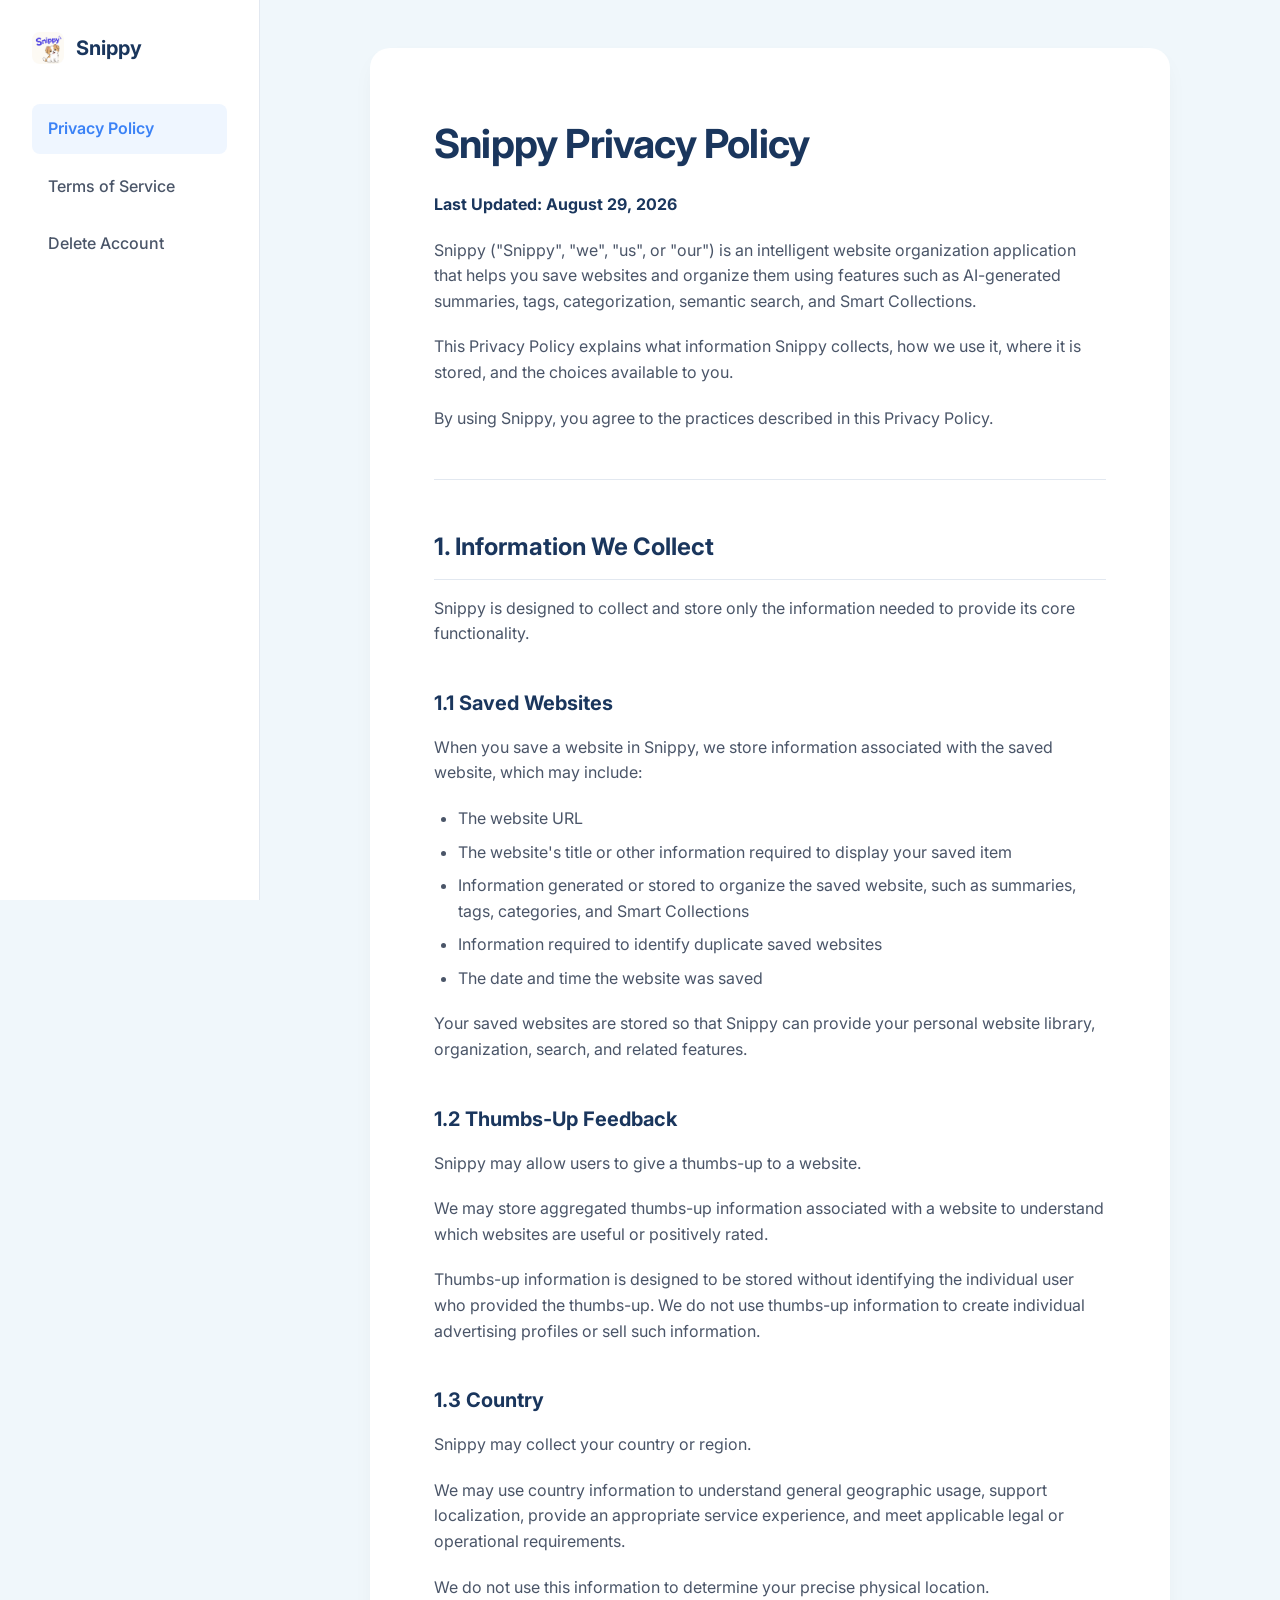
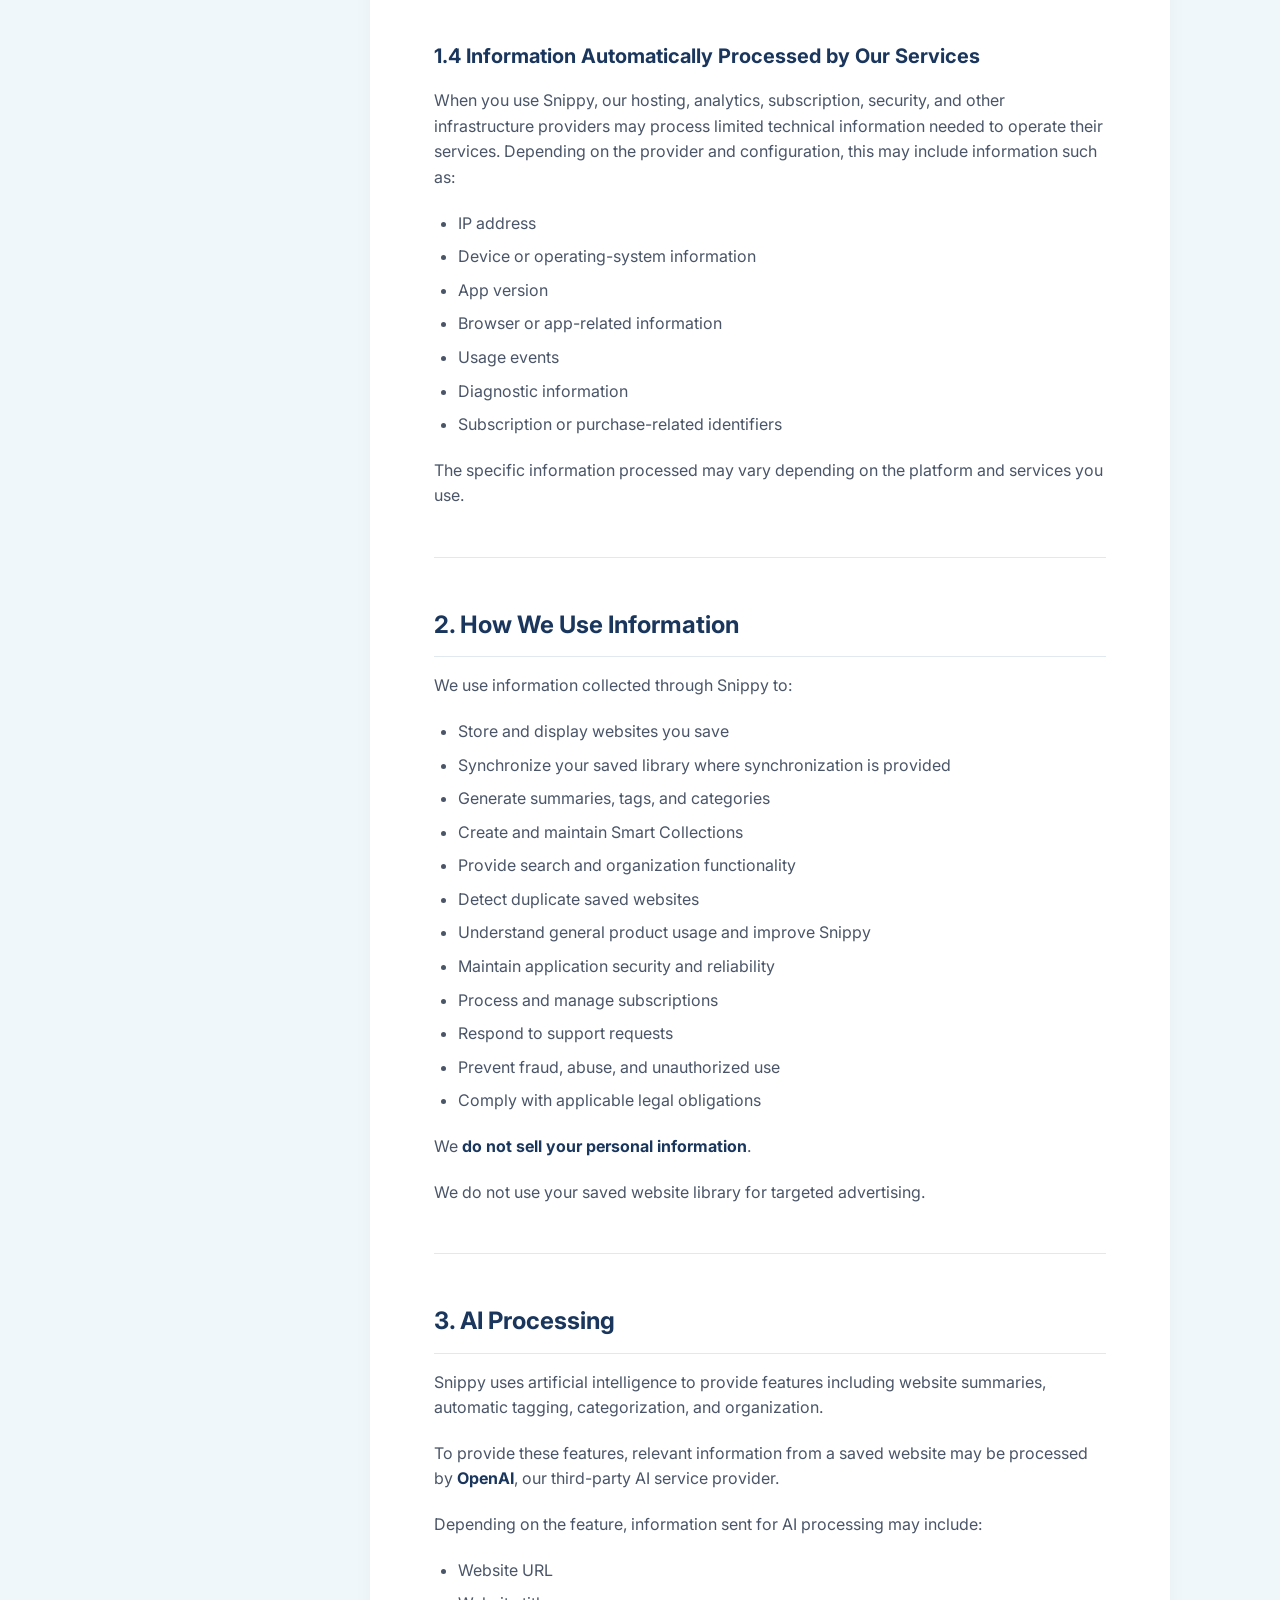
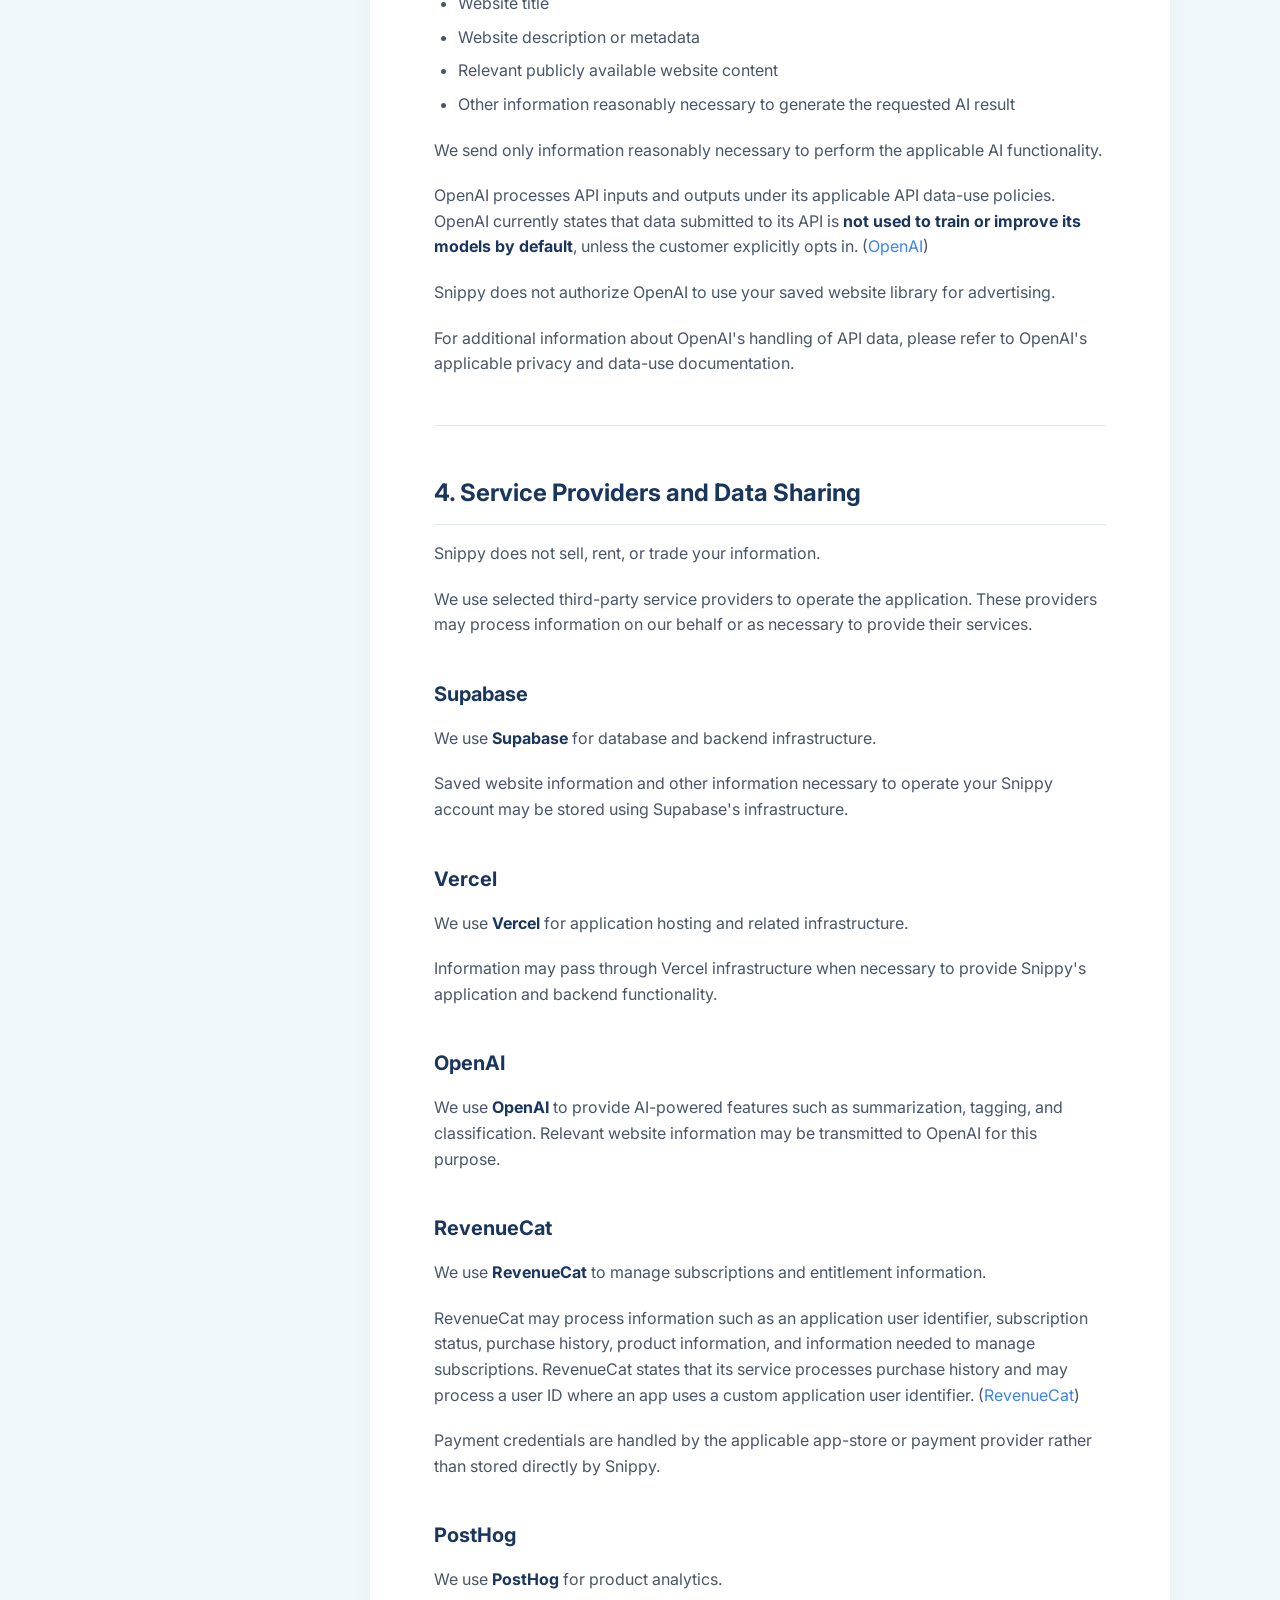
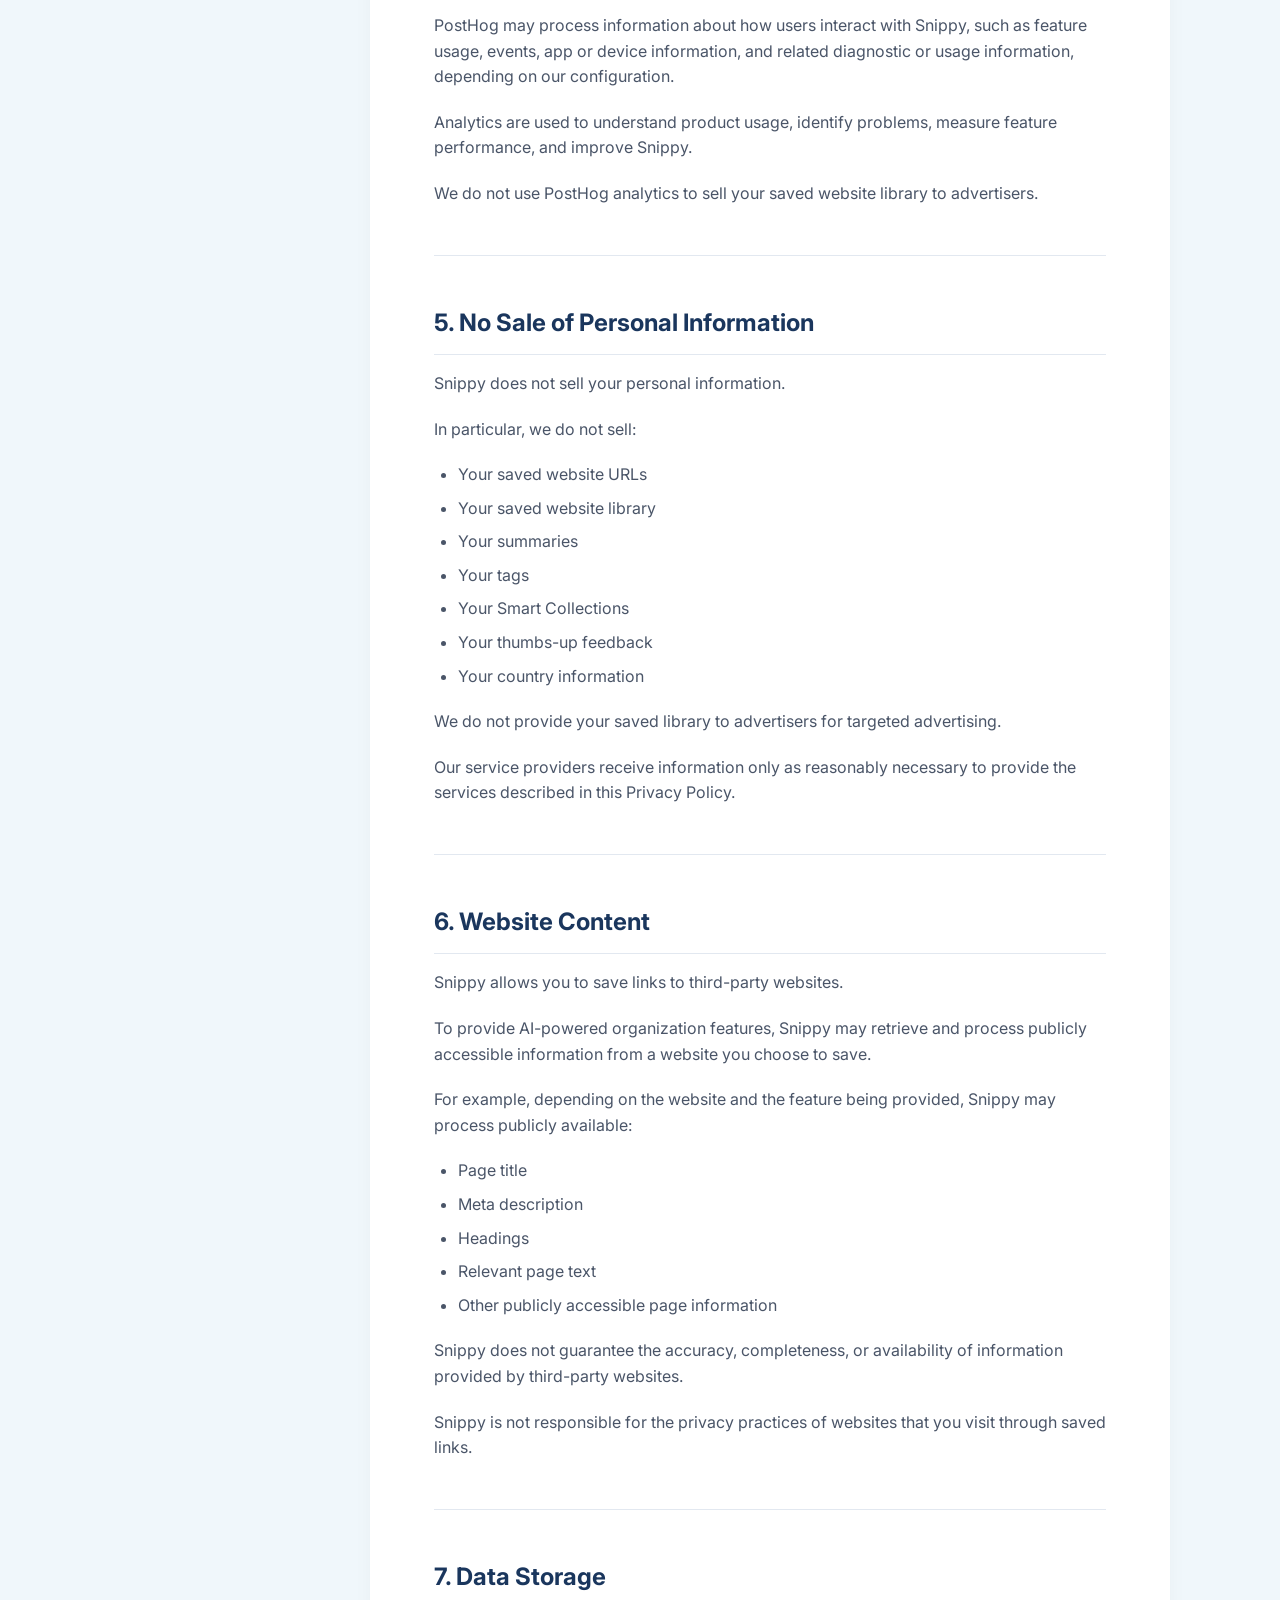
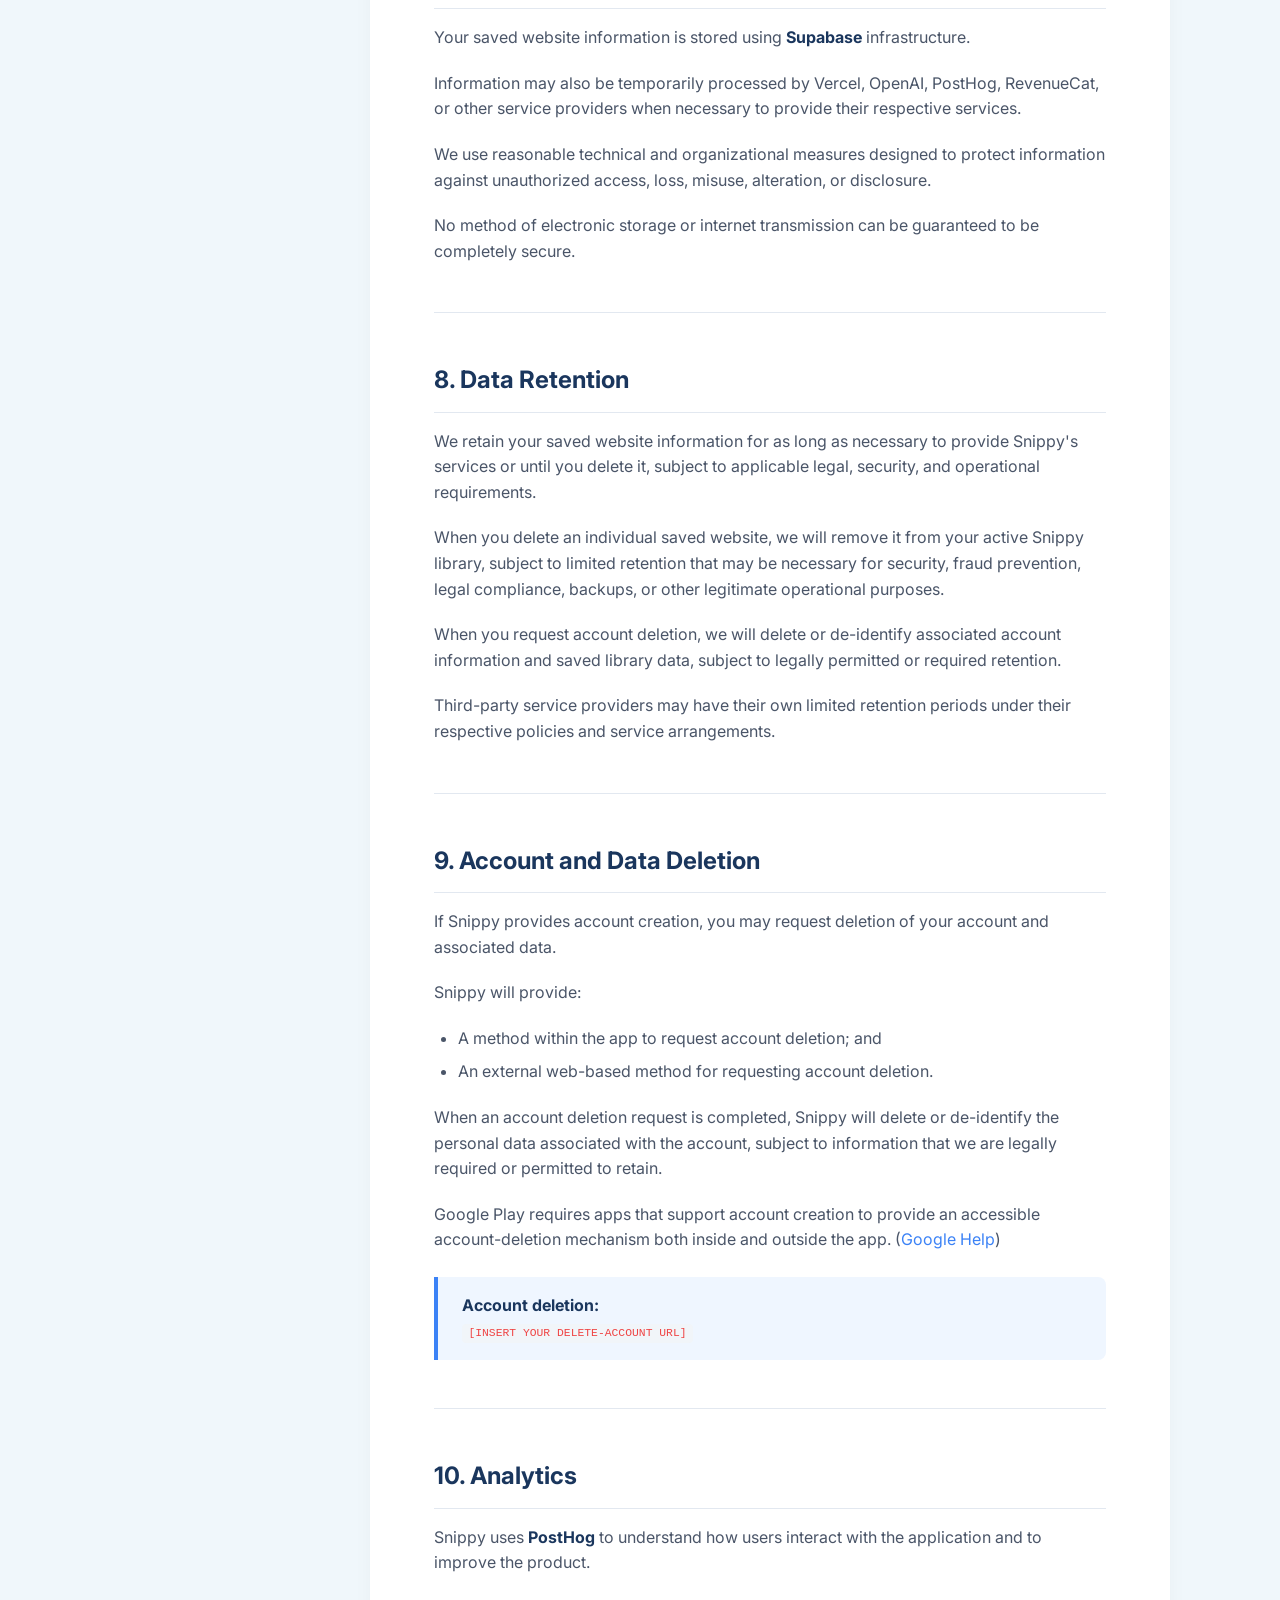
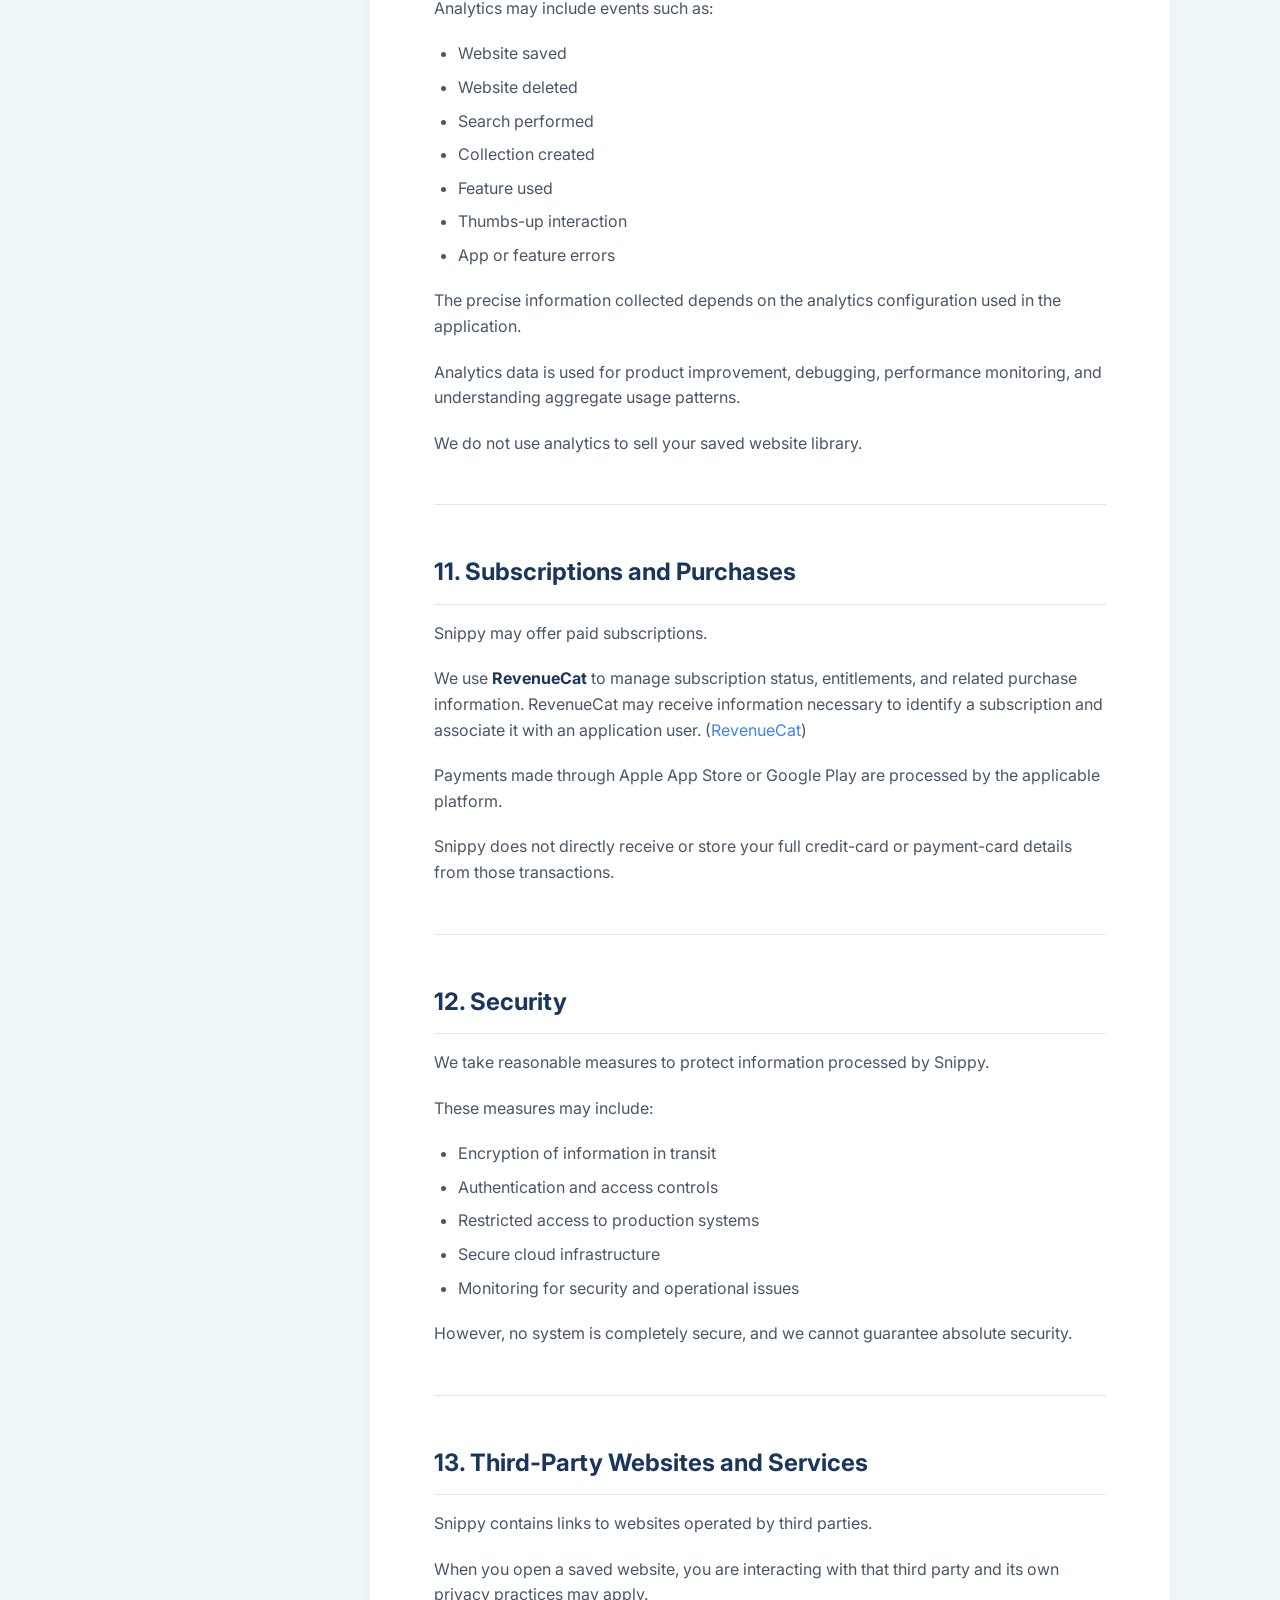
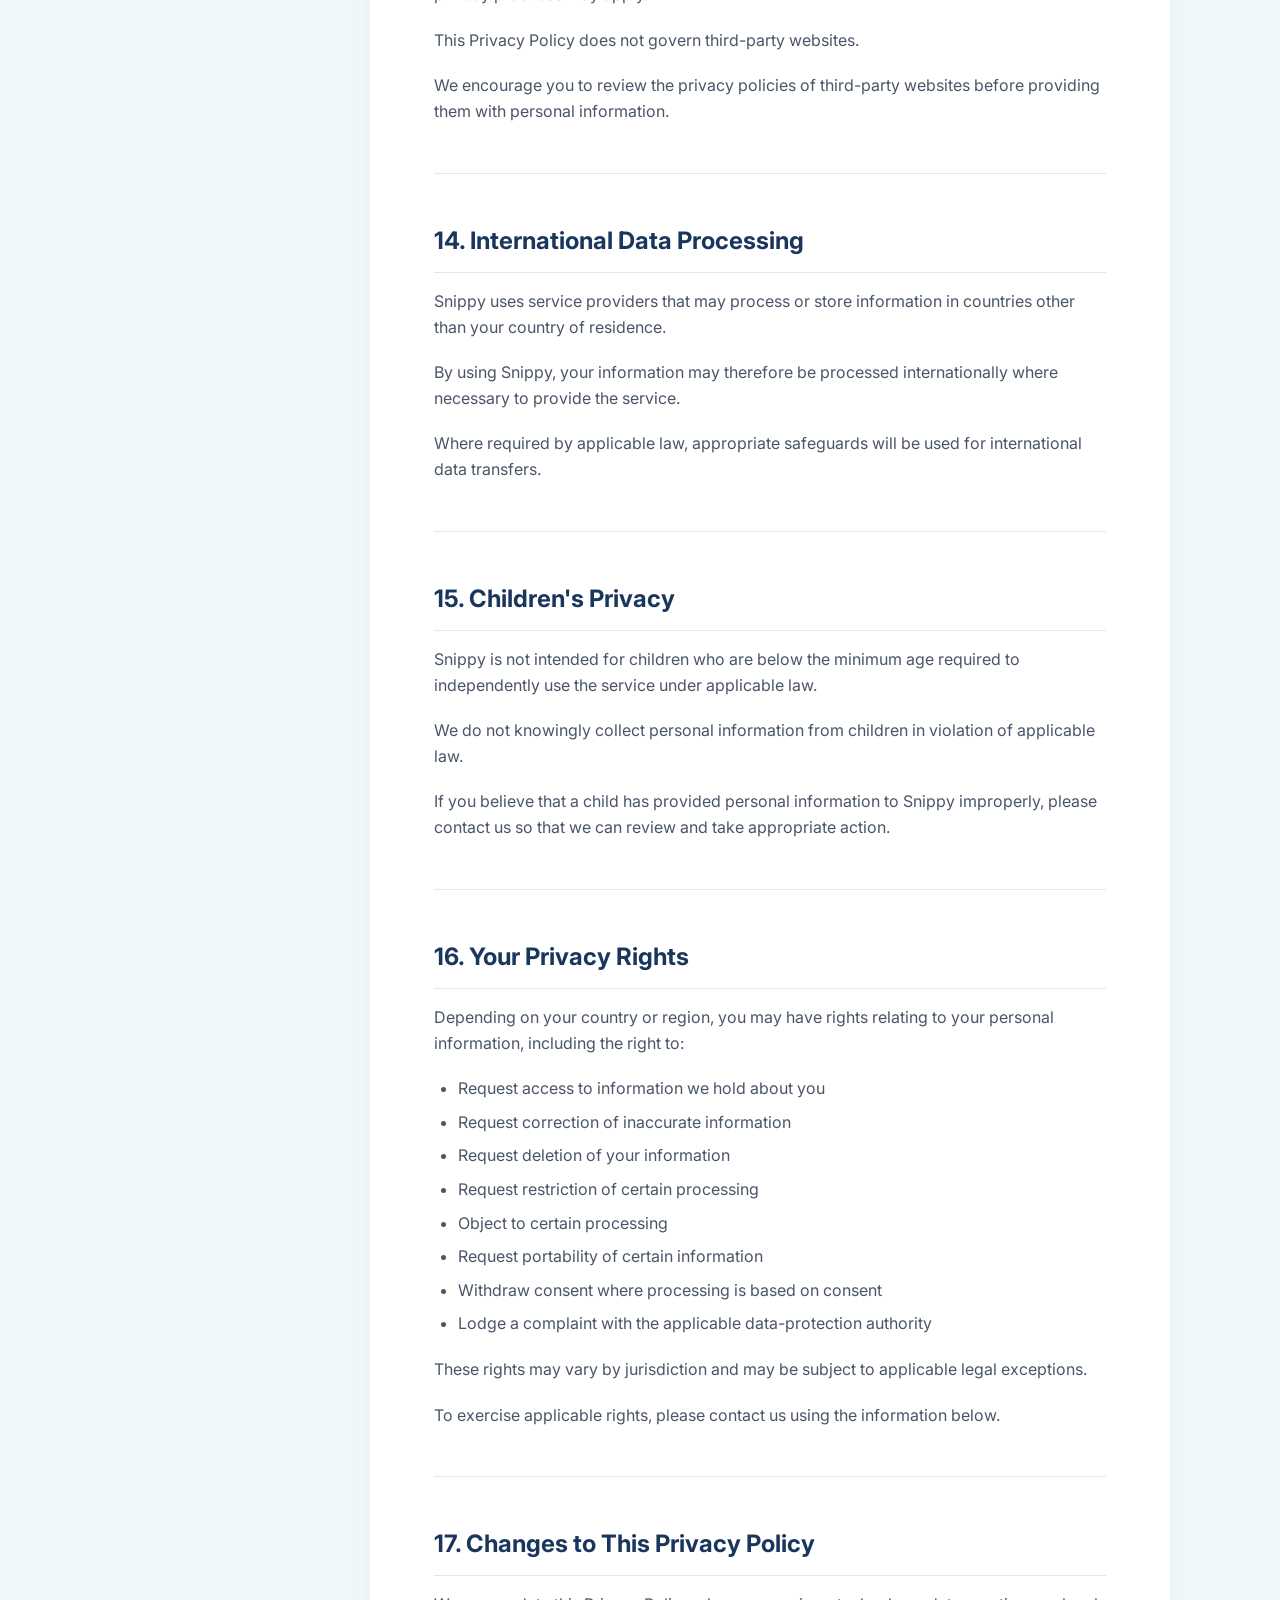
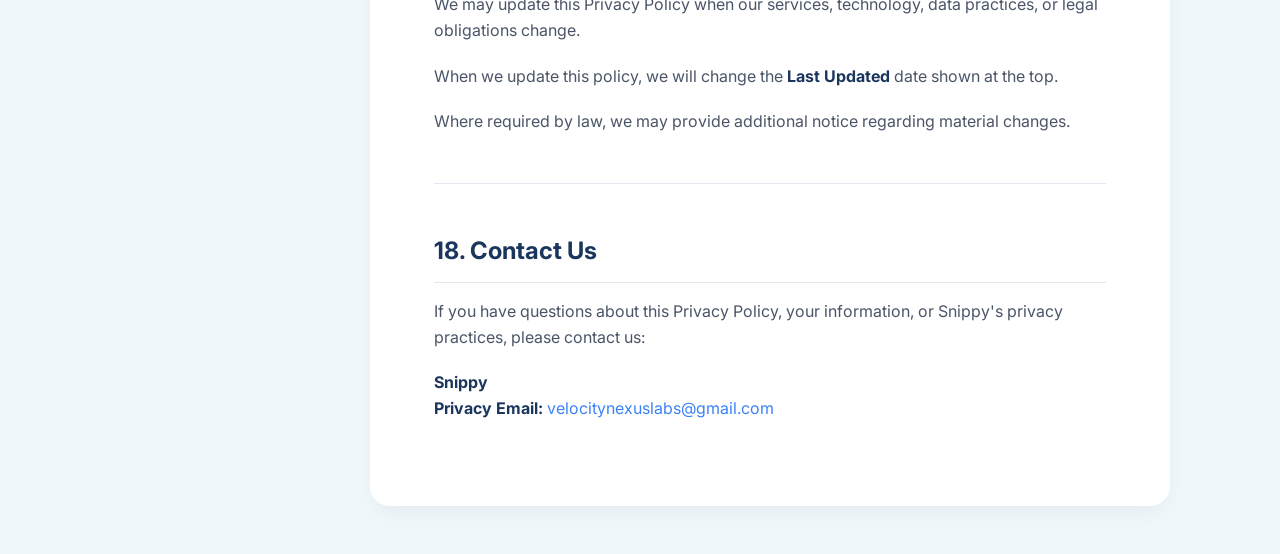
<file: snippy/privacy/index.html>
<!DOCTYPE html>
<html lang="en">
<head>
    <meta charset="UTF-8">
    <meta name="viewport" content="width=device-width, initial-scale=1.0">
    <title>Privacy Policy - Snippy AI Web Organizer</title>
    <meta name="description" content="Privacy Policy for Snippy AI Web Organizer">
    <style>
@import url('https://fonts.googleapis.com/css2?family=Inter:wght@400;500;600;700&display=swap');

:root {
  --bg-color: #f0f7fb;
  --surface-color: #ffffff;
  --text-primary: #1a365d;
  --text-secondary: #4a5568;
  --accent-color: #3b82f6;
  --accent-hover: #2563eb;
  --border-color: #e2e8f0;
}

body {
  margin: 0;
  padding: 0;
  font-family: 'Inter', -apple-system, BlinkMacSystemFont, sans-serif;
  background-color: var(--bg-color);
  color: var(--text-secondary);
  line-height: 1.6;
  -webkit-font-smoothing: antialiased;
}

.container {
  display: flex;
  min-height: 100vh;
}

.sidebar {
  width: 260px;
  background-color: var(--surface-color);
  border-right: 1px solid var(--border-color);
  padding: 2rem;
  position: fixed;
  height: 100vh;
  overflow-y: auto;
  box-sizing: border-box;
}

.brand {
  display: flex;
  align-items: center;
  gap: 0.75rem;
  margin-bottom: 2.5rem;
  font-size: 1.25rem;
  font-weight: 700;
  color: var(--text-primary);
}

.brand-icon {
  width: 32px;
  height: 32px;
  background: linear-gradient(135deg, #60a5fa, #3b82f6);
  border-radius: 8px;
  display: flex;
  align-items: center;
  justify-content: center;
  color: white;
  font-weight: bold;
}

.nav-menu {
  list-style: none;
  padding: 0;
  margin: 0;
}

.nav-item {
  margin-bottom: 0.5rem;
}

.nav-link {
  display: block;
  padding: 0.75rem 1rem;
  color: var(--text-secondary);
  text-decoration: none;
  border-radius: 8px;
  font-weight: 500;
  transition: all 0.2s ease;
}

.nav-link:hover {
  background-color: #eff6ff;
  color: var(--accent-color);
}

.nav-link.active {
  background-color: #eff6ff;
  color: var(--accent-color);
  font-weight: 600;
}

.main-content {
  flex: 1;
  margin-left: 260px;
  padding: 3rem;
  display: flex;
  justify-content: center;
}

.policy-wrapper {
  max-width: 800px;
  width: 100%;
}

.policy-card {
  background: var(--surface-color);
  padding: 4rem;
  border-radius: 20px;
  box-shadow: 0 10px 25px -5px rgba(0, 0, 0, 0.05), 0 8px 10px -6px rgba(0, 0, 0, 0.01);
}

h1, h2, h3, h4 {
  color: var(--text-primary);
  margin-top: 2.5rem;
  margin-bottom: 1rem;
}

h1 {
  font-size: 2.5rem;
  letter-spacing: -0.02em;
  margin-top: 0;
  margin-bottom: 0.5rem;
}

h2 {
  font-size: 1.5rem;
  border-bottom: 1px solid var(--border-color);
  padding-bottom: 0.75rem;
}

h3 {
  font-size: 1.25rem;
}

p {
  margin-bottom: 1.25rem;
}

ul {
  margin-bottom: 1.25rem;
  padding-left: 1.5rem;
}

li {
  margin-bottom: 0.5rem;
}

a {
  color: var(--accent-color);
  text-decoration: none;
  transition: color 0.2s ease;
}

a:hover {
  color: var(--accent-hover);
  text-decoration: underline;
}

hr {
  border: 0;
  border-top: 1px solid var(--border-color);
  margin: 3rem 0;
}

strong {
  color: var(--text-primary);
}

code {
  background: #f1f5f9;
  padding: 0.2rem 0.4rem;
  border-radius: 4px;
  font-size: 0.875em;
  color: #ef4444;
}

.highlight-box {
  background: #eff6ff;
  border-left: 4px solid var(--accent-color);
  padding: 1rem 1.5rem;
  border-radius: 0 8px 8px 0;
  margin: 1.5rem 0;
}

@media (max-width: 768px) {
  .container {
    flex-direction: column;
  }
  .sidebar {
    width: 100%;
    position: static;
    height: auto;
    border-right: none;
    border-bottom: 1px solid var(--border-color);
    padding: 1.5rem;
  }
  .brand {
    margin-bottom: 1.5rem;
  }
  .nav-menu {
    display: flex;
    flex-wrap: wrap;
    gap: 0.5rem;
  }
  .nav-item {
    margin-bottom: 0;
  }
  .main-content {
    margin-left: 0;
    padding: 1.5rem;
  }
  .policy-card {
    padding: 2rem;
  }
  h1 {
    font-size: 2rem;
  }
}
    </style>
</head>
<body>
    <div class="container">
        <!-- Sidebar Navigation -->
        <aside class="sidebar">
            <div class="brand">
                <img src="../app-logo.png" alt="Snippy Logo" class="brand-icon" style="background: none; object-fit: contain;" />
                Snippy
            </div>
            <nav>
                <ul class="nav-menu">
                    <li class="nav-item">
                        <a href="../privacy/index.html" class="nav-link active">Privacy Policy</a>
                    </li>
                    <li class="nav-item">
                        <a href="../terms/index.html" class="nav-link">Terms of Service</a>
                    </li>
                    <li class="nav-item">
                        <a href="../delete-account/index.html" class="nav-link">Delete Account</a>
                    </li>
                </ul>
            </nav>
        </aside>

        <!-- Main Content -->
        <main class="main-content">
            <div class="policy-wrapper">
                <div class="policy-card">
                    <h1>Snippy Privacy Policy</h1>
                    <p><strong>Last Updated: August 29, 2026</strong></p>

                    <p>Snippy ("Snippy", "we", "us", or "our") is an intelligent website organization application that helps you save websites and organize them using features such as AI-generated summaries, tags, categorization, semantic search, and Smart Collections.</p>
                    
                    <p>This Privacy Policy explains what information Snippy collects, how we use it, where it is stored, and the choices available to you.</p>
                    
                    <p>By using Snippy, you agree to the practices described in this Privacy Policy.</p>
                    
                    <hr>
                    
                    <h2>1. Information We Collect</h2>
                    
                    <p>Snippy is designed to collect and store only the information needed to provide its core functionality.</p>
                    
                    <h3>1.1 Saved Websites</h3>
                    
                    <p>When you save a website in Snippy, we store information associated with the saved website, which may include:</p>
                    
                    <ul>
                    <li>The website URL</li>
                    <li>The website's title or other information required to display your saved item</li>
                    <li>Information generated or stored to organize the saved website, such as summaries, tags, categories, and Smart Collections</li>
                    <li>Information required to identify duplicate saved websites</li>
                    <li>The date and time the website was saved</li>
                    </ul>
                    
                    <p>Your saved websites are stored so that Snippy can provide your personal website library, organization, search, and related features.</p>
                    
                    <h3>1.2 Thumbs-Up Feedback</h3>
                    
                    <p>Snippy may allow users to give a thumbs-up to a website.</p>
                    
                    <p>We may store aggregated thumbs-up information associated with a website to understand which websites are useful or positively rated.</p>
                    
                    <p>Thumbs-up information is designed to be stored without identifying the individual user who provided the thumbs-up. We do not use thumbs-up information to create individual advertising profiles or sell such information.</p>
                    
                    <h3>1.3 Country</h3>
                    
                    <p>Snippy may collect your country or region.</p>
                    
                    <p>We may use country information to understand general geographic usage, support localization, provide an appropriate service experience, and meet applicable legal or operational requirements.</p>
                    
                    <p>We do not use this information to determine your precise physical location.</p>
                    
                    <h3>1.4 Information Automatically Processed by Our Services</h3>
                    
                    <p>When you use Snippy, our hosting, analytics, subscription, security, and other infrastructure providers may process limited technical information needed to operate their services. Depending on the provider and configuration, this may include information such as:</p>
                    
                    <ul>
                    <li>IP address</li>
                    <li>Device or operating-system information</li>
                    <li>App version</li>
                    <li>Browser or app-related information</li>
                    <li>Usage events</li>
                    <li>Diagnostic information</li>
                    <li>Subscription or purchase-related identifiers</li>
                    </ul>
                    
                    <p>The specific information processed may vary depending on the platform and services you use.</p>
                    
                    <hr>
                    
                    <h2>2. How We Use Information</h2>
                    
                    <p>We use information collected through Snippy to:</p>
                    
                    <ul>
                    <li>Store and display websites you save</li>
                    <li>Synchronize your saved library where synchronization is provided</li>
                    <li>Generate summaries, tags, and categories</li>
                    <li>Create and maintain Smart Collections</li>
                    <li>Provide search and organization functionality</li>
                    <li>Detect duplicate saved websites</li>
                    <li>Understand general product usage and improve Snippy</li>
                    <li>Maintain application security and reliability</li>
                    <li>Process and manage subscriptions</li>
                    <li>Respond to support requests</li>
                    <li>Prevent fraud, abuse, and unauthorized use</li>
                    <li>Comply with applicable legal obligations</li>
                    </ul>
                    
                    <p>We <strong>do not sell your personal information</strong>.</p>
                    
                    <p>We do not use your saved website library for targeted advertising.</p>
                    
                    <hr>
                    
                    <h2>3. AI Processing</h2>
                    
                    <p>Snippy uses artificial intelligence to provide features including website summaries, automatic tagging, categorization, and organization.</p>
                    
                    <p>To provide these features, relevant information from a saved website may be processed by <strong>OpenAI</strong>, our third-party AI service provider.</p>
                    
                    <p>Depending on the feature, information sent for AI processing may include:</p>
                    
                    <ul>
                    <li>Website URL</li>
                    <li>Website title</li>
                    <li>Website description or metadata</li>
                    <li>Relevant publicly available website content</li>
                    <li>Other information reasonably necessary to generate the requested AI result</li>
                    </ul>
                    
                    <p>We send only information reasonably necessary to perform the applicable AI functionality.</p>
                    
                    <p>OpenAI processes API inputs and outputs under its applicable API data-use policies. OpenAI currently states that data submitted to its API is <strong>not used to train or improve its models by default</strong>, unless the customer explicitly opts in. (<a href="https://openai.com/policies/privacy-policy" target="_blank">OpenAI</a>)</p>
                    
                    <p>Snippy does not authorize OpenAI to use your saved website library for advertising.</p>
                    
                    <p>For additional information about OpenAI's handling of API data, please refer to OpenAI's applicable privacy and data-use documentation.</p>
                    
                    <hr>
                    
                    <h2>4. Service Providers and Data Sharing</h2>
                    
                    <p>Snippy does not sell, rent, or trade your information.</p>
                    
                    <p>We use selected third-party service providers to operate the application. These providers may process information on our behalf or as necessary to provide their services.</p>
                    
                    <h3>Supabase</h3>
                    
                    <p>We use <strong>Supabase</strong> for database and backend infrastructure.</p>
                    
                    <p>Saved website information and other information necessary to operate your Snippy account may be stored using Supabase's infrastructure.</p>
                    
                    <h3>Vercel</h3>
                    
                    <p>We use <strong>Vercel</strong> for application hosting and related infrastructure.</p>
                    
                    <p>Information may pass through Vercel infrastructure when necessary to provide Snippy's application and backend functionality.</p>
                    
                    <h3>OpenAI</h3>
                    
                    <p>We use <strong>OpenAI</strong> to provide AI-powered features such as summarization, tagging, and classification. Relevant website information may be transmitted to OpenAI for this purpose.</p>
                    
                    <h3>RevenueCat</h3>
                    
                    <p>We use <strong>RevenueCat</strong> to manage subscriptions and entitlement information.</p>
                    
                    <p>RevenueCat may process information such as an application user identifier, subscription status, purchase history, product information, and information needed to manage subscriptions. RevenueCat states that its service processes purchase history and may process a user ID where an app uses a custom application user identifier. (<a href="https://www.revenuecat.com/privacy/" target="_blank">RevenueCat</a>)</p>
                    
                    <p>Payment credentials are handled by the applicable app-store or payment provider rather than stored directly by Snippy.</p>
                    
                    <h3>PostHog</h3>
                    
                    <p>We use <strong>PostHog</strong> for product analytics.</p>
                    
                    <p>PostHog may process information about how users interact with Snippy, such as feature usage, events, app or device information, and related diagnostic or usage information, depending on our configuration.</p>
                    
                    <p>Analytics are used to understand product usage, identify problems, measure feature performance, and improve Snippy.</p>
                    
                    <p>We do not use PostHog analytics to sell your saved website library to advertisers.</p>
                    
                    <hr>
                    
                    <h2>5. No Sale of Personal Information</h2>
                    
                    <p>Snippy does not sell your personal information.</p>
                    
                    <p>In particular, we do not sell:</p>
                    
                    <ul>
                    <li>Your saved website URLs</li>
                    <li>Your saved website library</li>
                    <li>Your summaries</li>
                    <li>Your tags</li>
                    <li>Your Smart Collections</li>
                    <li>Your thumbs-up feedback</li>
                    <li>Your country information</li>
                    </ul>
                    
                    <p>We do not provide your saved library to advertisers for targeted advertising.</p>
                    
                    <p>Our service providers receive information only as reasonably necessary to provide the services described in this Privacy Policy.</p>
                    
                    <hr>
                    
                    <h2>6. Website Content</h2>
                    
                    <p>Snippy allows you to save links to third-party websites.</p>
                    
                    <p>To provide AI-powered organization features, Snippy may retrieve and process publicly accessible information from a website you choose to save.</p>
                    
                    <p>For example, depending on the website and the feature being provided, Snippy may process publicly available:</p>
                    
                    <ul>
                    <li>Page title</li>
                    <li>Meta description</li>
                    <li>Headings</li>
                    <li>Relevant page text</li>
                    <li>Other publicly accessible page information</li>
                    </ul>
                    
                    <p>Snippy does not guarantee the accuracy, completeness, or availability of information provided by third-party websites.</p>
                    
                    <p>Snippy is not responsible for the privacy practices of websites that you visit through saved links.</p>
                    
                    <hr>
                    
                    <h2>7. Data Storage</h2>
                    
                    <p>Your saved website information is stored using <strong>Supabase</strong> infrastructure.</p>
                    
                    <p>Information may also be temporarily processed by Vercel, OpenAI, PostHog, RevenueCat, or other service providers when necessary to provide their respective services.</p>
                    
                    <p>We use reasonable technical and organizational measures designed to protect information against unauthorized access, loss, misuse, alteration, or disclosure.</p>
                    
                    <p>No method of electronic storage or internet transmission can be guaranteed to be completely secure.</p>
                    
                    <hr>
                    
                    <h2>8. Data Retention</h2>
                    
                    <p>We retain your saved website information for as long as necessary to provide Snippy's services or until you delete it, subject to applicable legal, security, and operational requirements.</p>
                    
                    <p>When you delete an individual saved website, we will remove it from your active Snippy library, subject to limited retention that may be necessary for security, fraud prevention, legal compliance, backups, or other legitimate operational purposes.</p>
                    
                    <p>When you request account deletion, we will delete or de-identify associated account information and saved library data, subject to legally permitted or required retention.</p>
                    
                    <p>Third-party service providers may have their own limited retention periods under their respective policies and service arrangements.</p>
                    
                    <hr>
                    
                    <h2>9. Account and Data Deletion</h2>
                    
                    <p>If Snippy provides account creation, you may request deletion of your account and associated data.</p>
                    
                    <p>Snippy will provide:</p>
                    
                    <ul>
                    <li>A method within the app to request account deletion; and</li>
                    <li>An external web-based method for requesting account deletion.</li>
                    </ul>
                    
                    <p>When an account deletion request is completed, Snippy will delete or de-identify the personal data associated with the account, subject to information that we are legally required or permitted to retain.</p>
                    
                    <p>Google Play requires apps that support account creation to provide an accessible account-deletion mechanism both inside and outside the app. (<a href="https://support.google.com/googleplay/android-developer/answer/13327111?hl=en" target="_blank">Google Help</a>)</p>
                    
                    <div class="highlight-box">
                    <strong>Account deletion:</strong><br>
                    <code>[INSERT YOUR DELETE-ACCOUNT URL]</code>
                    </div>
                    
                    <hr>
                    
                    <h2>10. Analytics</h2>
                    
                    <p>Snippy uses <strong>PostHog</strong> to understand how users interact with the application and to improve the product.</p>
                    
                    <p>Analytics may include events such as:</p>
                    
                    <ul>
                    <li>Website saved</li>
                    <li>Website deleted</li>
                    <li>Search performed</li>
                    <li>Collection created</li>
                    <li>Feature used</li>
                    <li>Thumbs-up interaction</li>
                    <li>App or feature errors</li>
                    </ul>
                    
                    <p>The precise information collected depends on the analytics configuration used in the application.</p>
                    
                    <p>Analytics data is used for product improvement, debugging, performance monitoring, and understanding aggregate usage patterns.</p>
                    
                    <p>We do not use analytics to sell your saved website library.</p>
                    
                    <hr>
                    
                    <h2>11. Subscriptions and Purchases</h2>
                    
                    <p>Snippy may offer paid subscriptions.</p>
                    
                    <p>We use <strong>RevenueCat</strong> to manage subscription status, entitlements, and related purchase information. RevenueCat may receive information necessary to identify a subscription and associate it with an application user. (<a href="https://www.revenuecat.com/privacy/" target="_blank">RevenueCat</a>)</p>
                    
                    <p>Payments made through Apple App Store or Google Play are processed by the applicable platform.</p>
                    
                    <p>Snippy does not directly receive or store your full credit-card or payment-card details from those transactions.</p>
                    
                    <hr>
                    
                    <h2>12. Security</h2>
                    
                    <p>We take reasonable measures to protect information processed by Snippy.</p>
                    
                    <p>These measures may include:</p>
                    
                    <ul>
                    <li>Encryption of information in transit</li>
                    <li>Authentication and access controls</li>
                    <li>Restricted access to production systems</li>
                    <li>Secure cloud infrastructure</li>
                    <li>Monitoring for security and operational issues</li>
                    </ul>
                    
                    <p>However, no system is completely secure, and we cannot guarantee absolute security.</p>
                    
                    <hr>
                    
                    <h2>13. Third-Party Websites and Services</h2>
                    
                    <p>Snippy contains links to websites operated by third parties.</p>
                    
                    <p>When you open a saved website, you are interacting with that third party and its own privacy practices may apply.</p>
                    
                    <p>This Privacy Policy does not govern third-party websites.</p>
                    
                    <p>We encourage you to review the privacy policies of third-party websites before providing them with personal information.</p>
                    
                    <hr>
                    
                    <h2>14. International Data Processing</h2>
                    
                    <p>Snippy uses service providers that may process or store information in countries other than your country of residence.</p>
                    
                    <p>By using Snippy, your information may therefore be processed internationally where necessary to provide the service.</p>
                    
                    <p>Where required by applicable law, appropriate safeguards will be used for international data transfers.</p>
                    
                    <hr>
                    
                    <h2>15. Children's Privacy</h2>
                    
                    <p>Snippy is not intended for children who are below the minimum age required to independently use the service under applicable law.</p>
                    
                    <p>We do not knowingly collect personal information from children in violation of applicable law.</p>
                    
                    <p>If you believe that a child has provided personal information to Snippy improperly, please contact us so that we can review and take appropriate action.</p>
                    
                    <hr>
                    
                    <h2>16. Your Privacy Rights</h2>
                    
                    <p>Depending on your country or region, you may have rights relating to your personal information, including the right to:</p>
                    
                    <ul>
                    <li>Request access to information we hold about you</li>
                    <li>Request correction of inaccurate information</li>
                    <li>Request deletion of your information</li>
                    <li>Request restriction of certain processing</li>
                    <li>Object to certain processing</li>
                    <li>Request portability of certain information</li>
                    <li>Withdraw consent where processing is based on consent</li>
                    <li>Lodge a complaint with the applicable data-protection authority</li>
                    </ul>
                    
                    <p>These rights may vary by jurisdiction and may be subject to applicable legal exceptions.</p>
                    
                    <p>To exercise applicable rights, please contact us using the information below.</p>
                    
                    <hr>
                    
                    <h2>17. Changes to This Privacy Policy</h2>
                    
                    <p>We may update this Privacy Policy when our services, technology, data practices, or legal obligations change.</p>
                    
                    <p>When we update this policy, we will change the <strong>Last Updated</strong> date shown at the top.</p>
                    
                    <p>Where required by law, we may provide additional notice regarding material changes.</p>
                    
                    <hr>
                    
                    <h2>18. Contact Us</h2>
                    
                    <p>If you have questions about this Privacy Policy, your information, or Snippy's privacy practices, please contact us:</p>
                    
                    <p>
                    <strong>Snippy</strong><br>
                    <strong>Privacy Email:</strong> <a href="mailto:velocitynexuslabs@gmail.com">velocitynexuslabs@gmail.com</a>
                    </p>
                </div>
            </div>
        </main>
    </div>
</body>
</html>
</file>
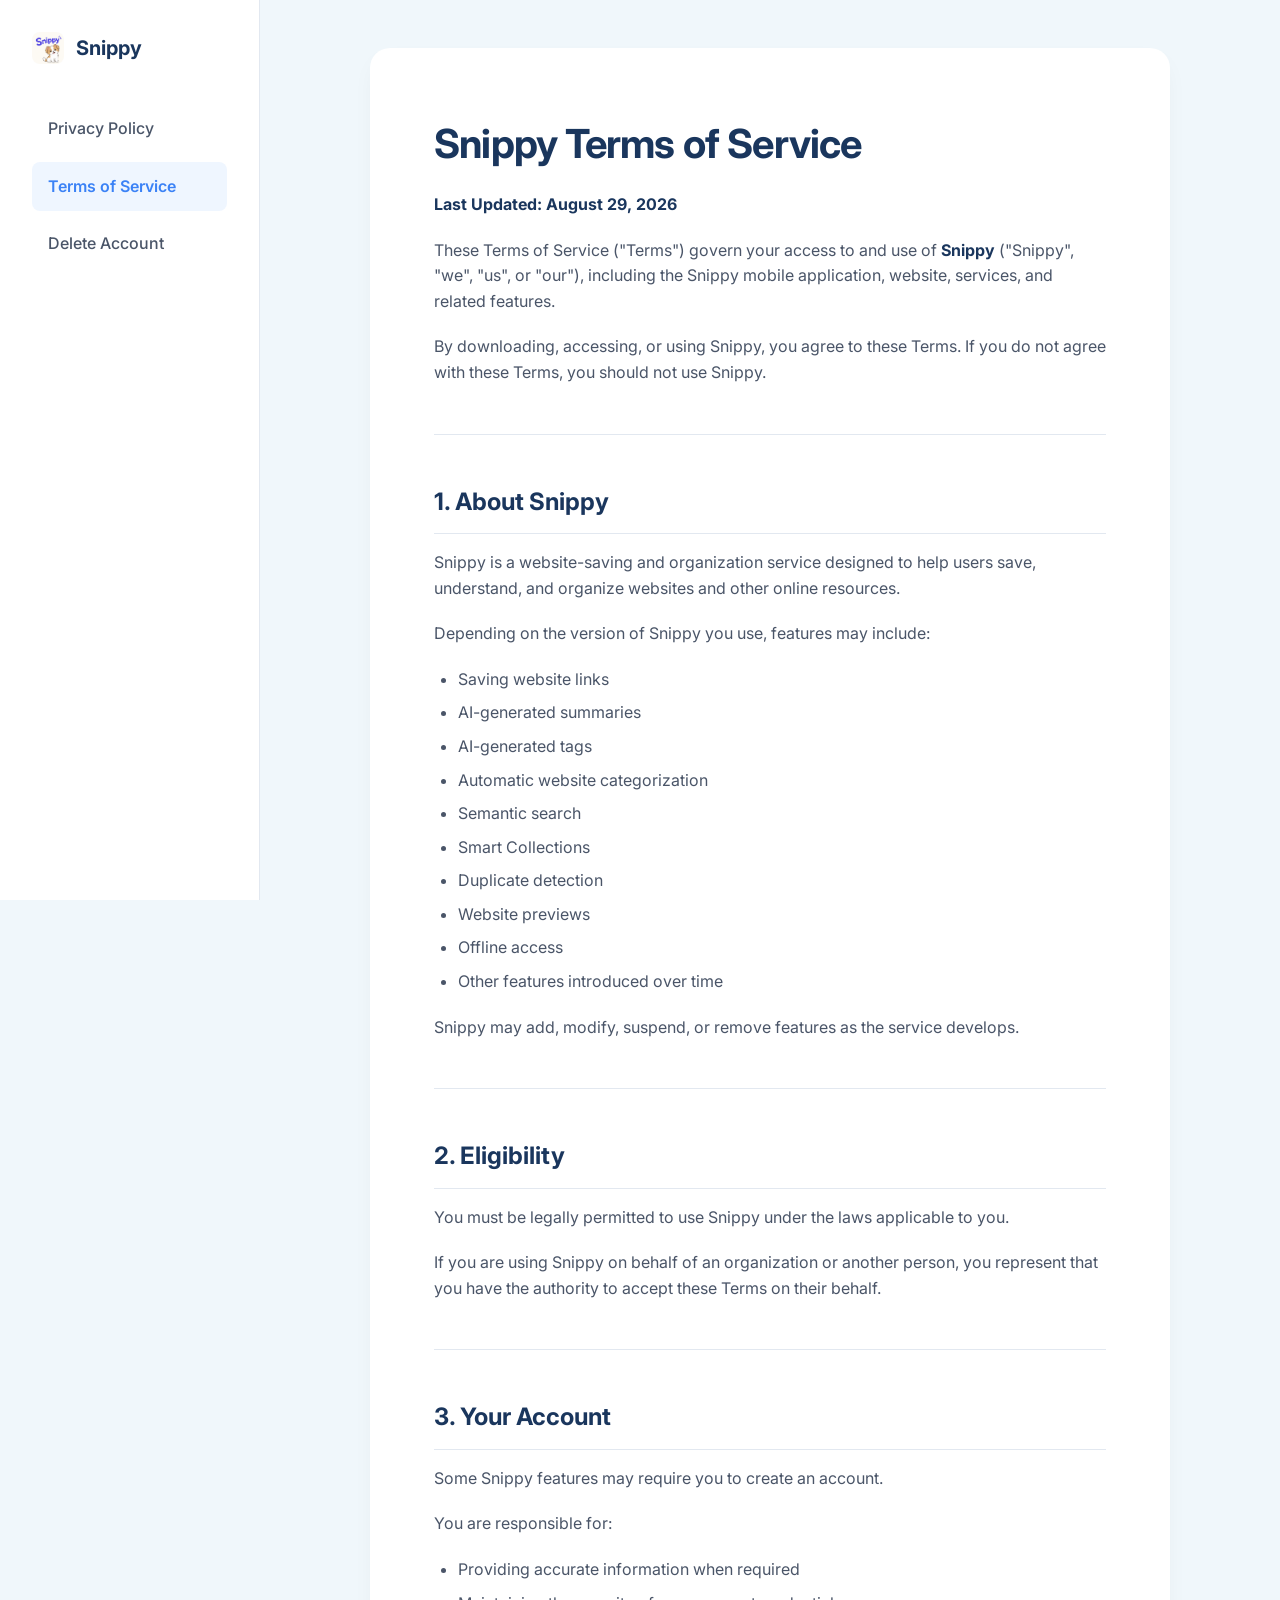
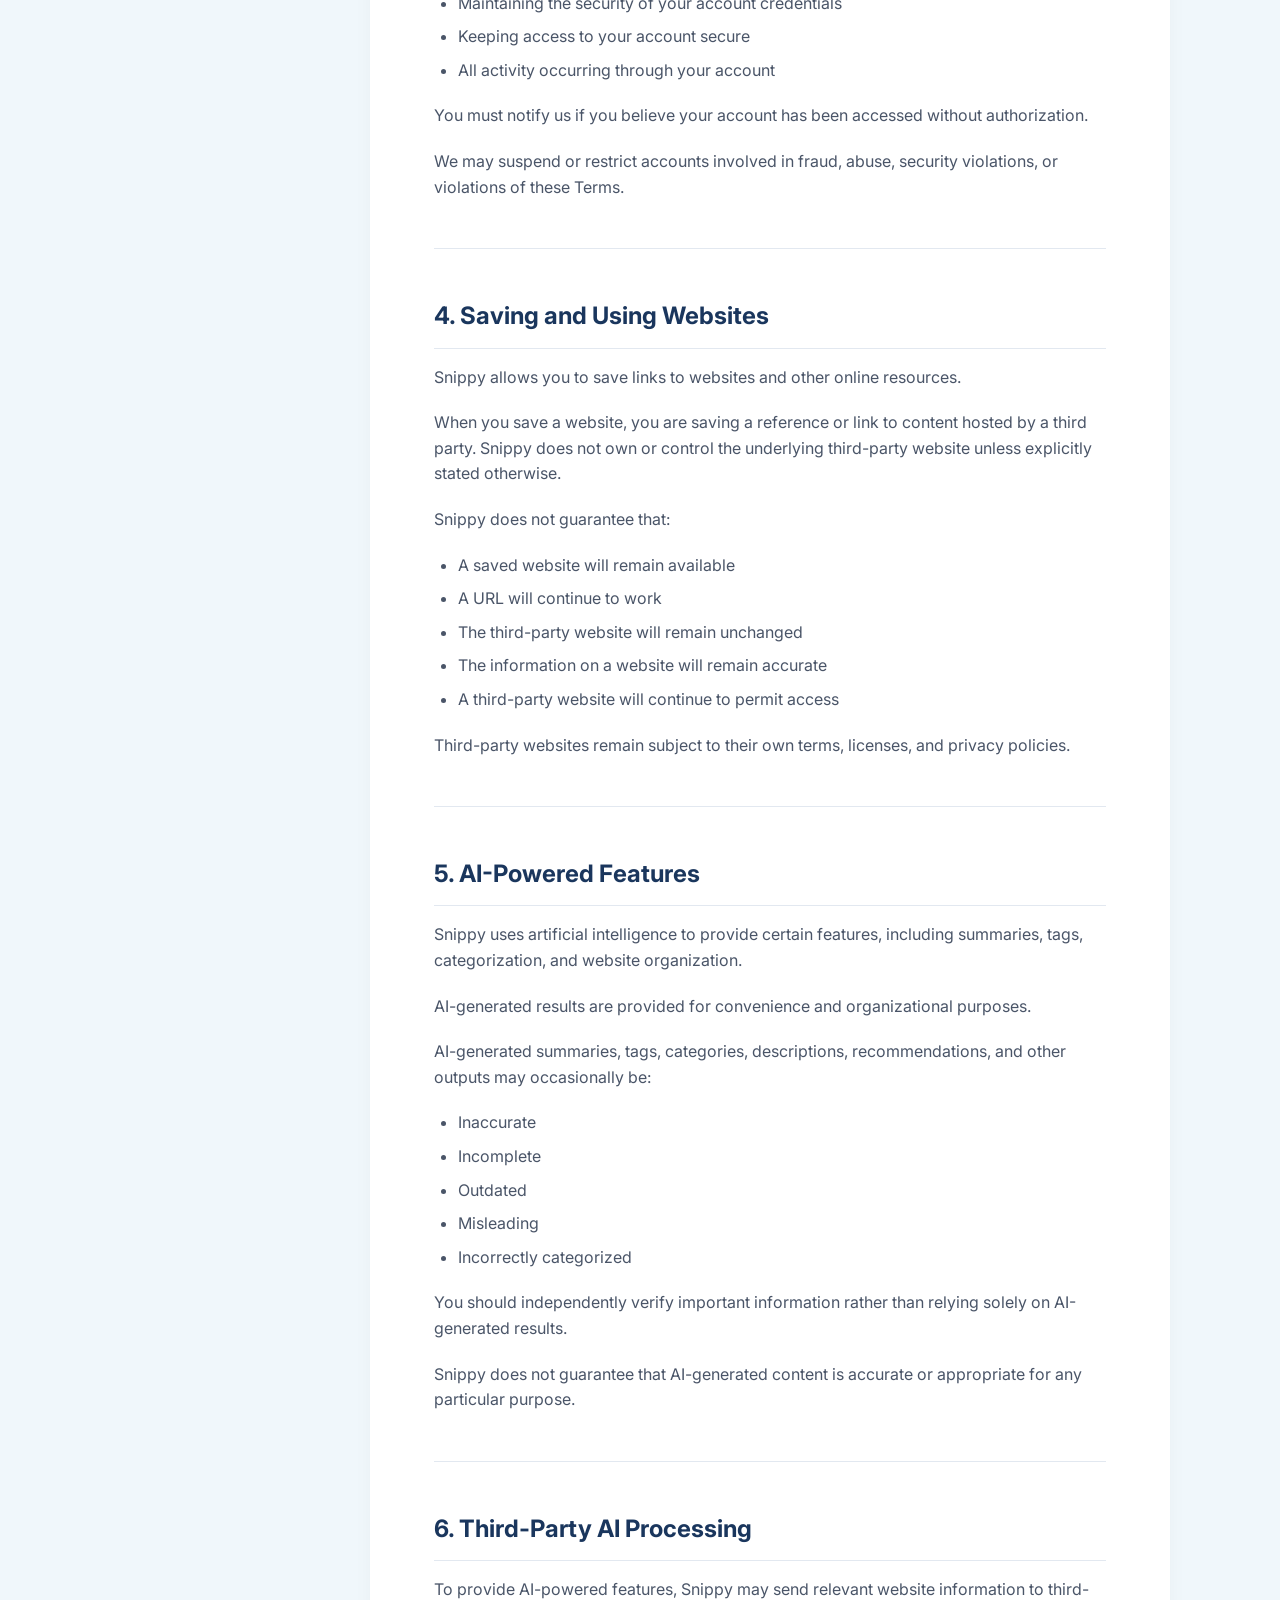
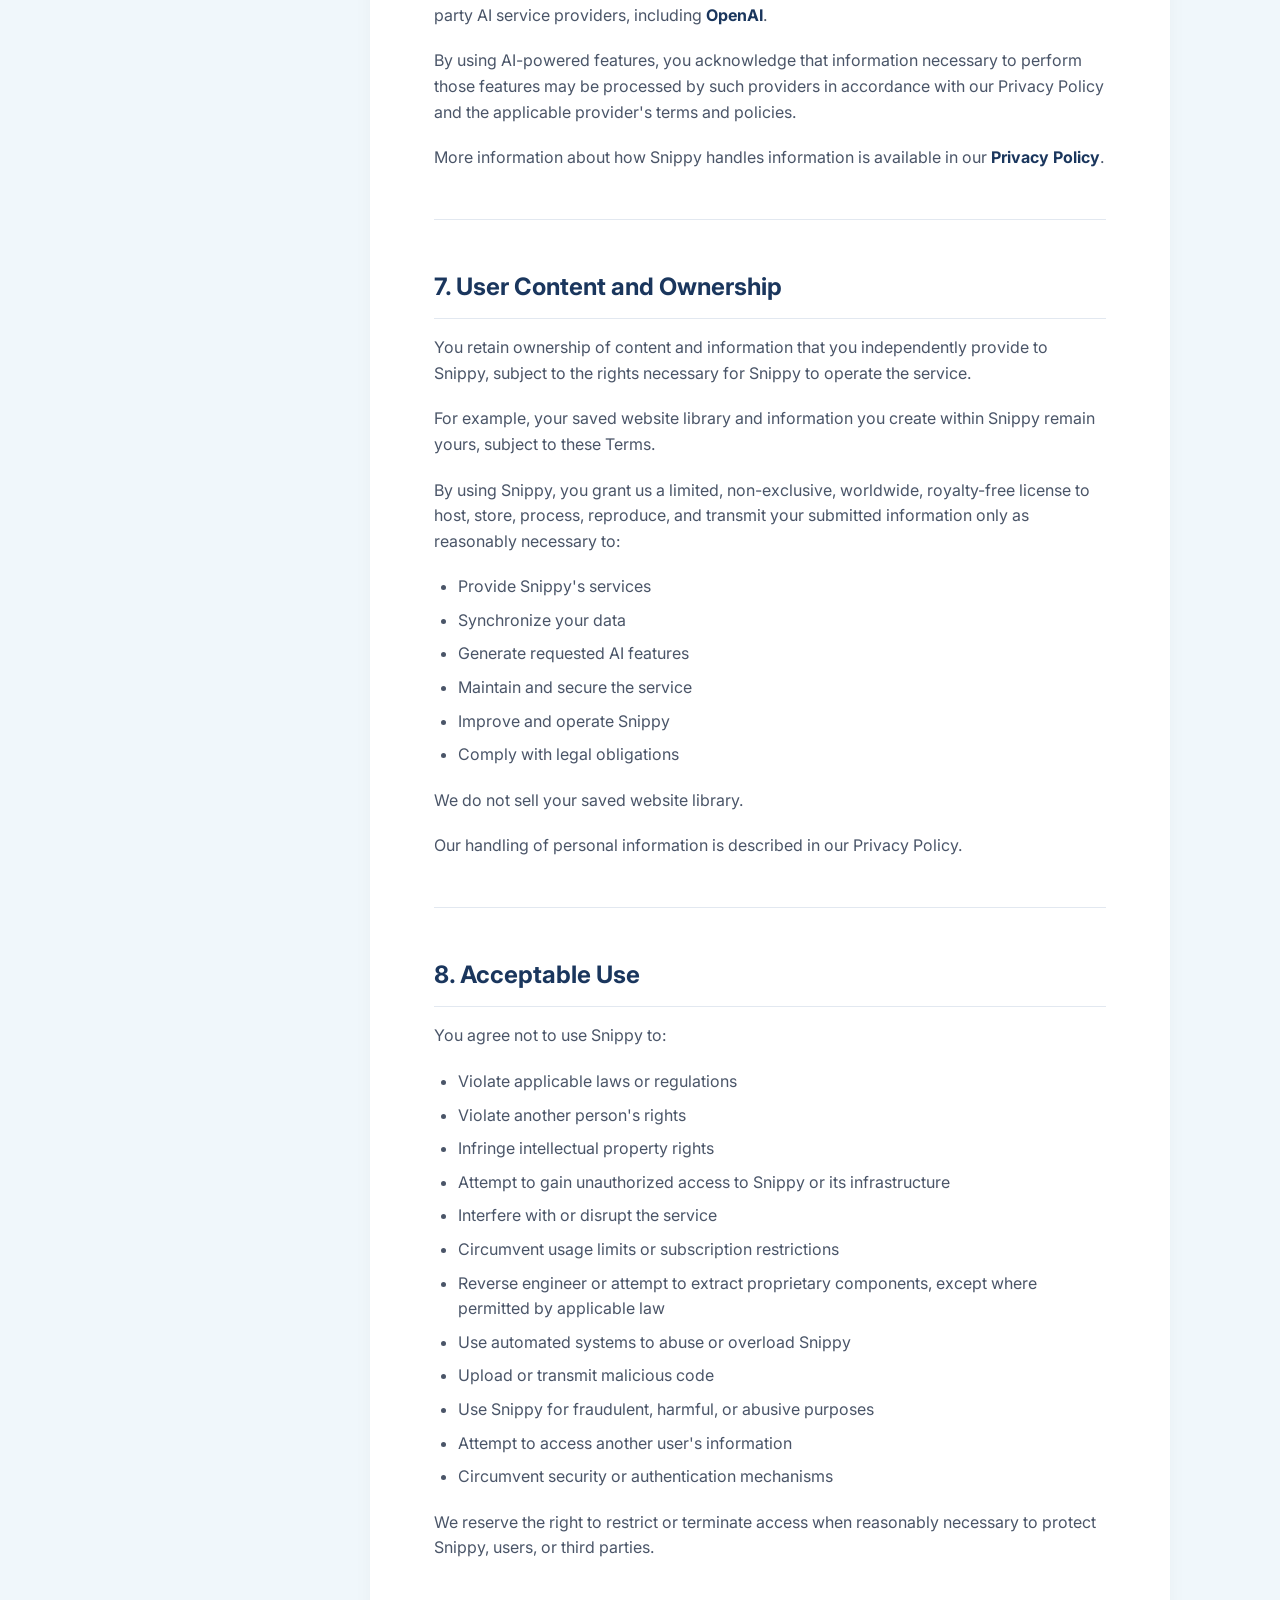
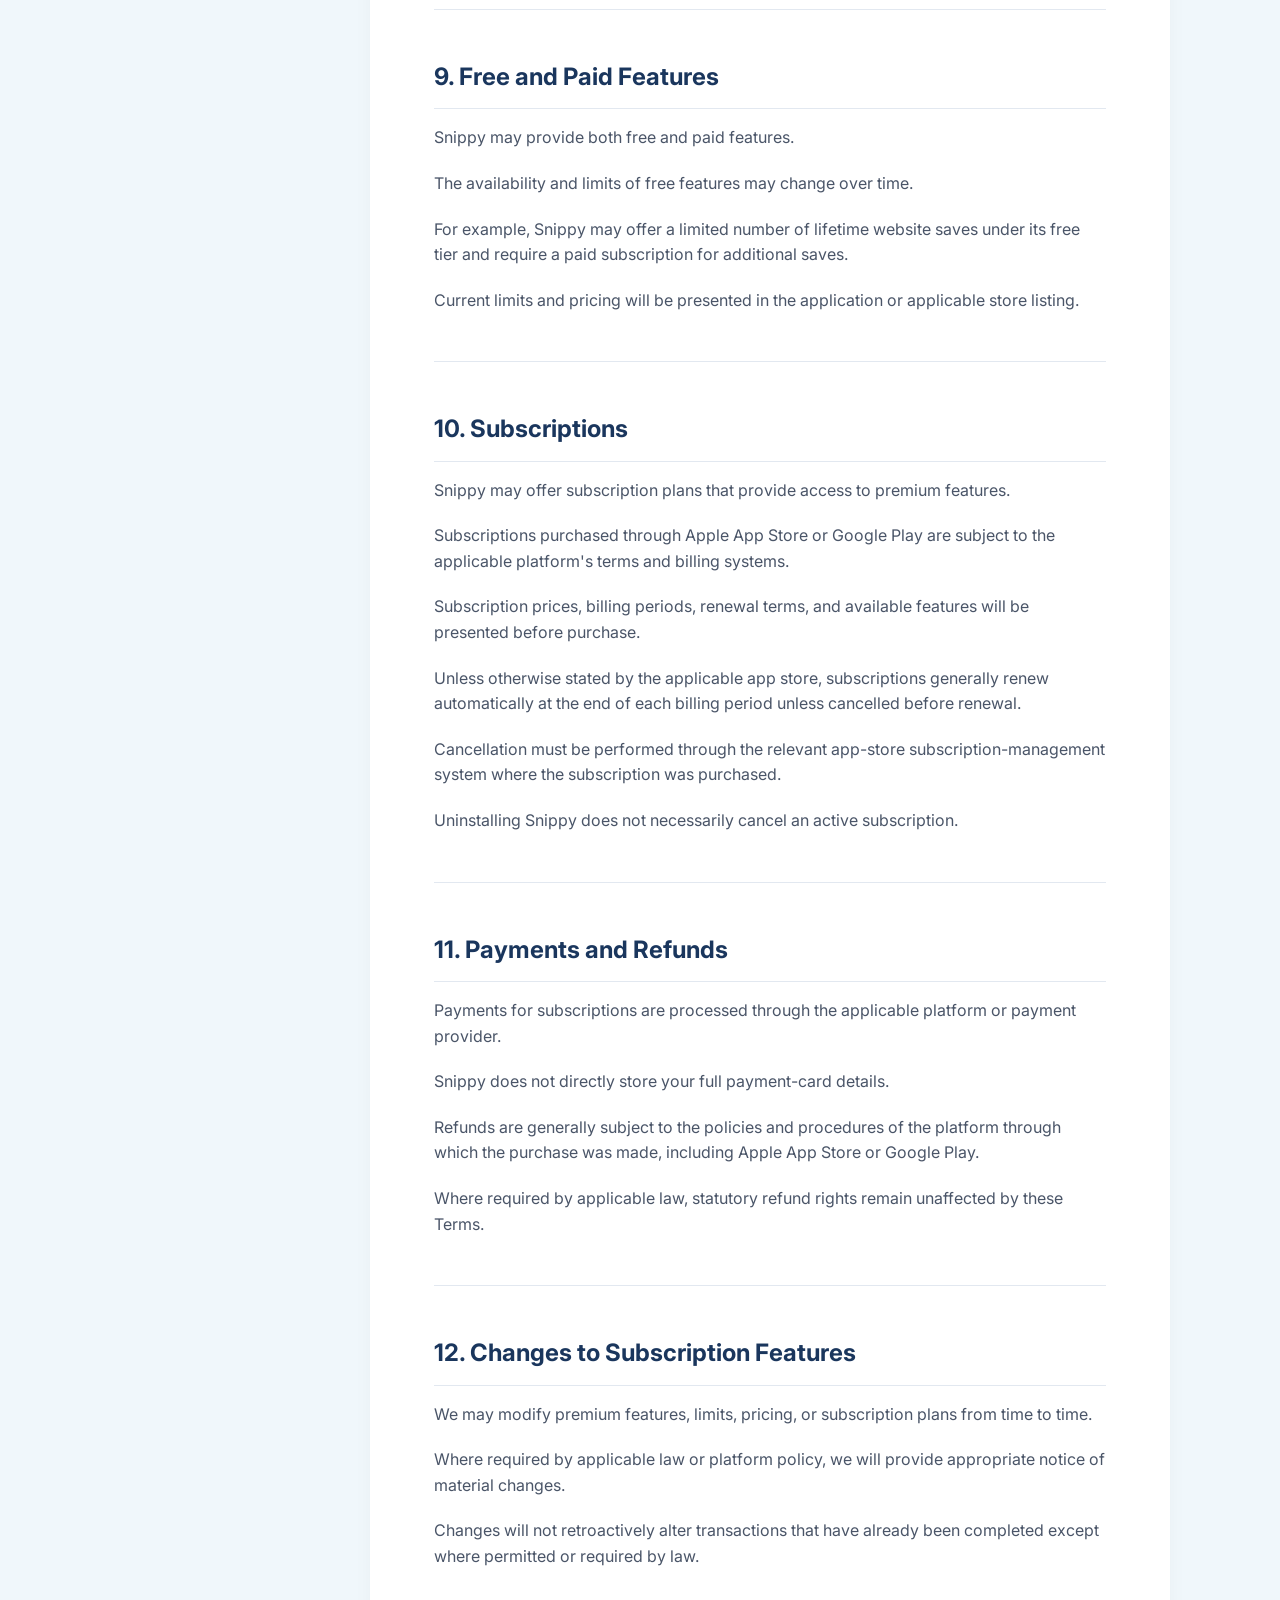
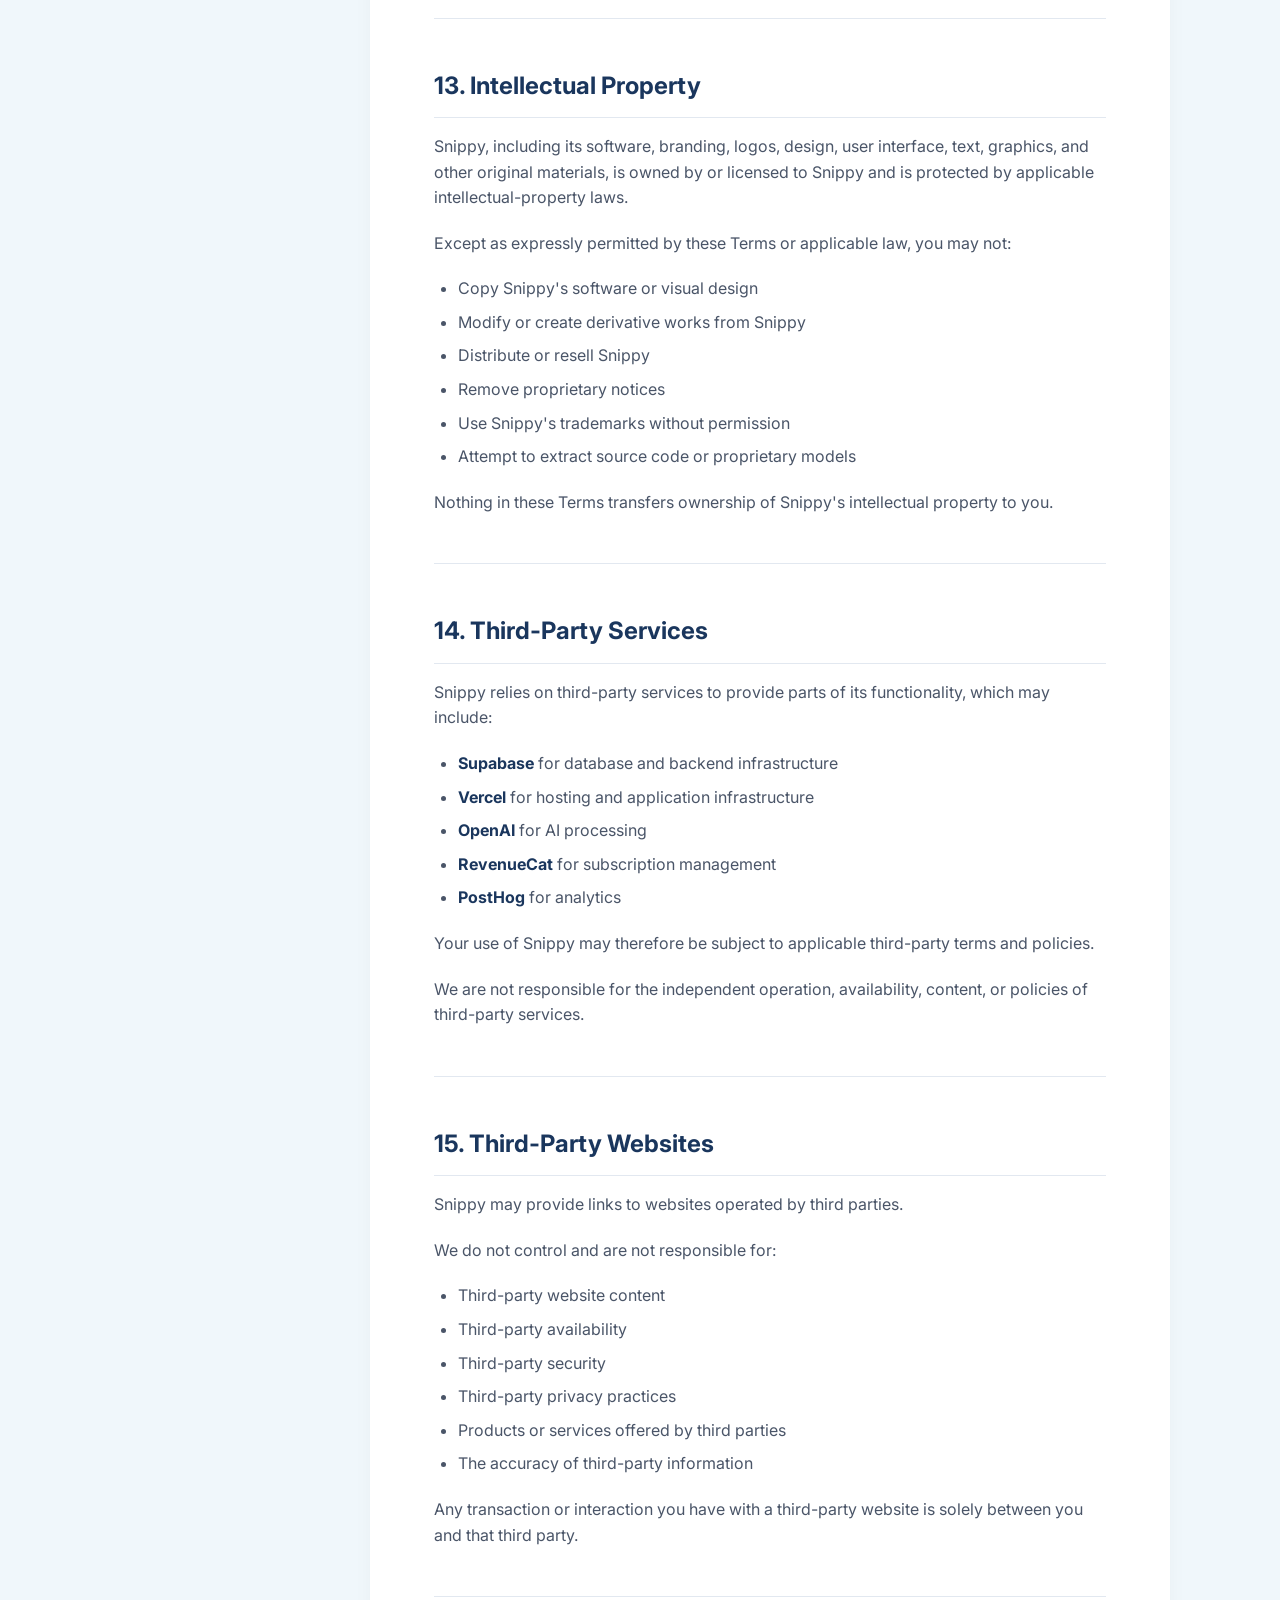
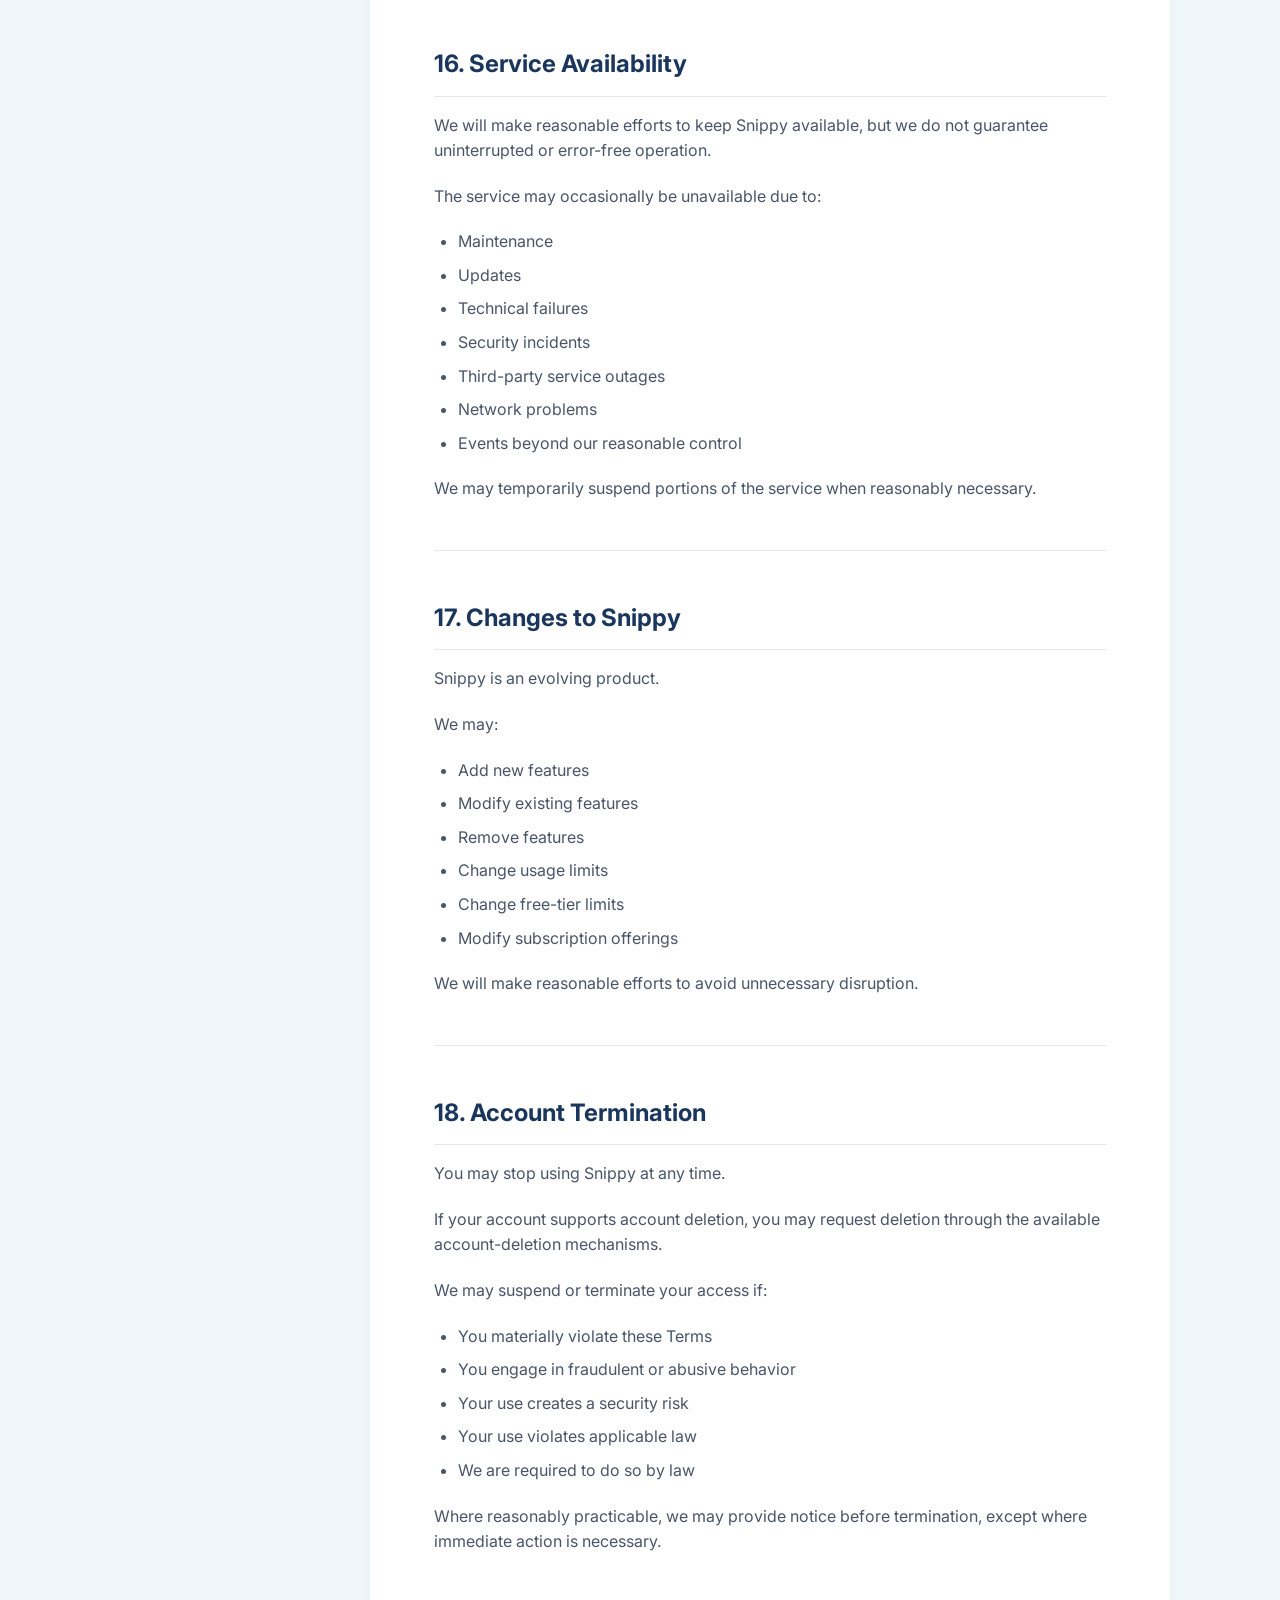
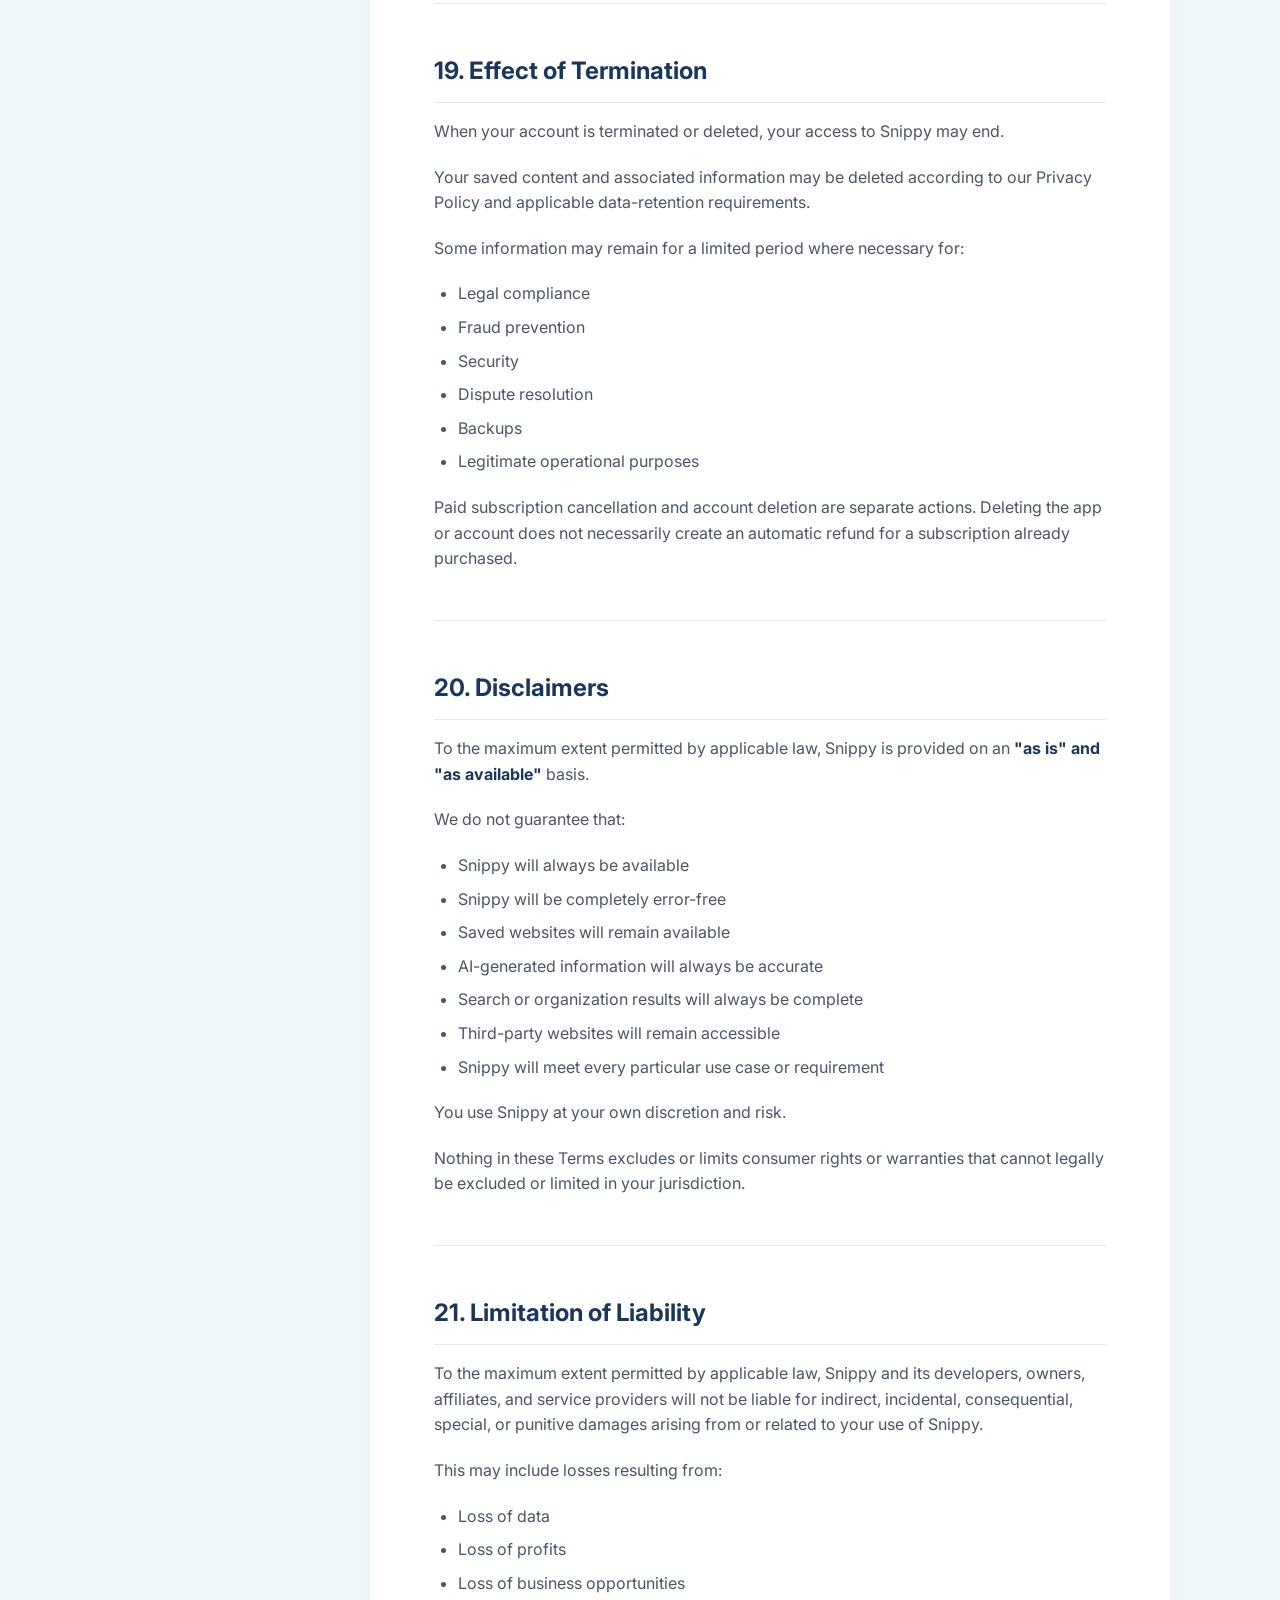
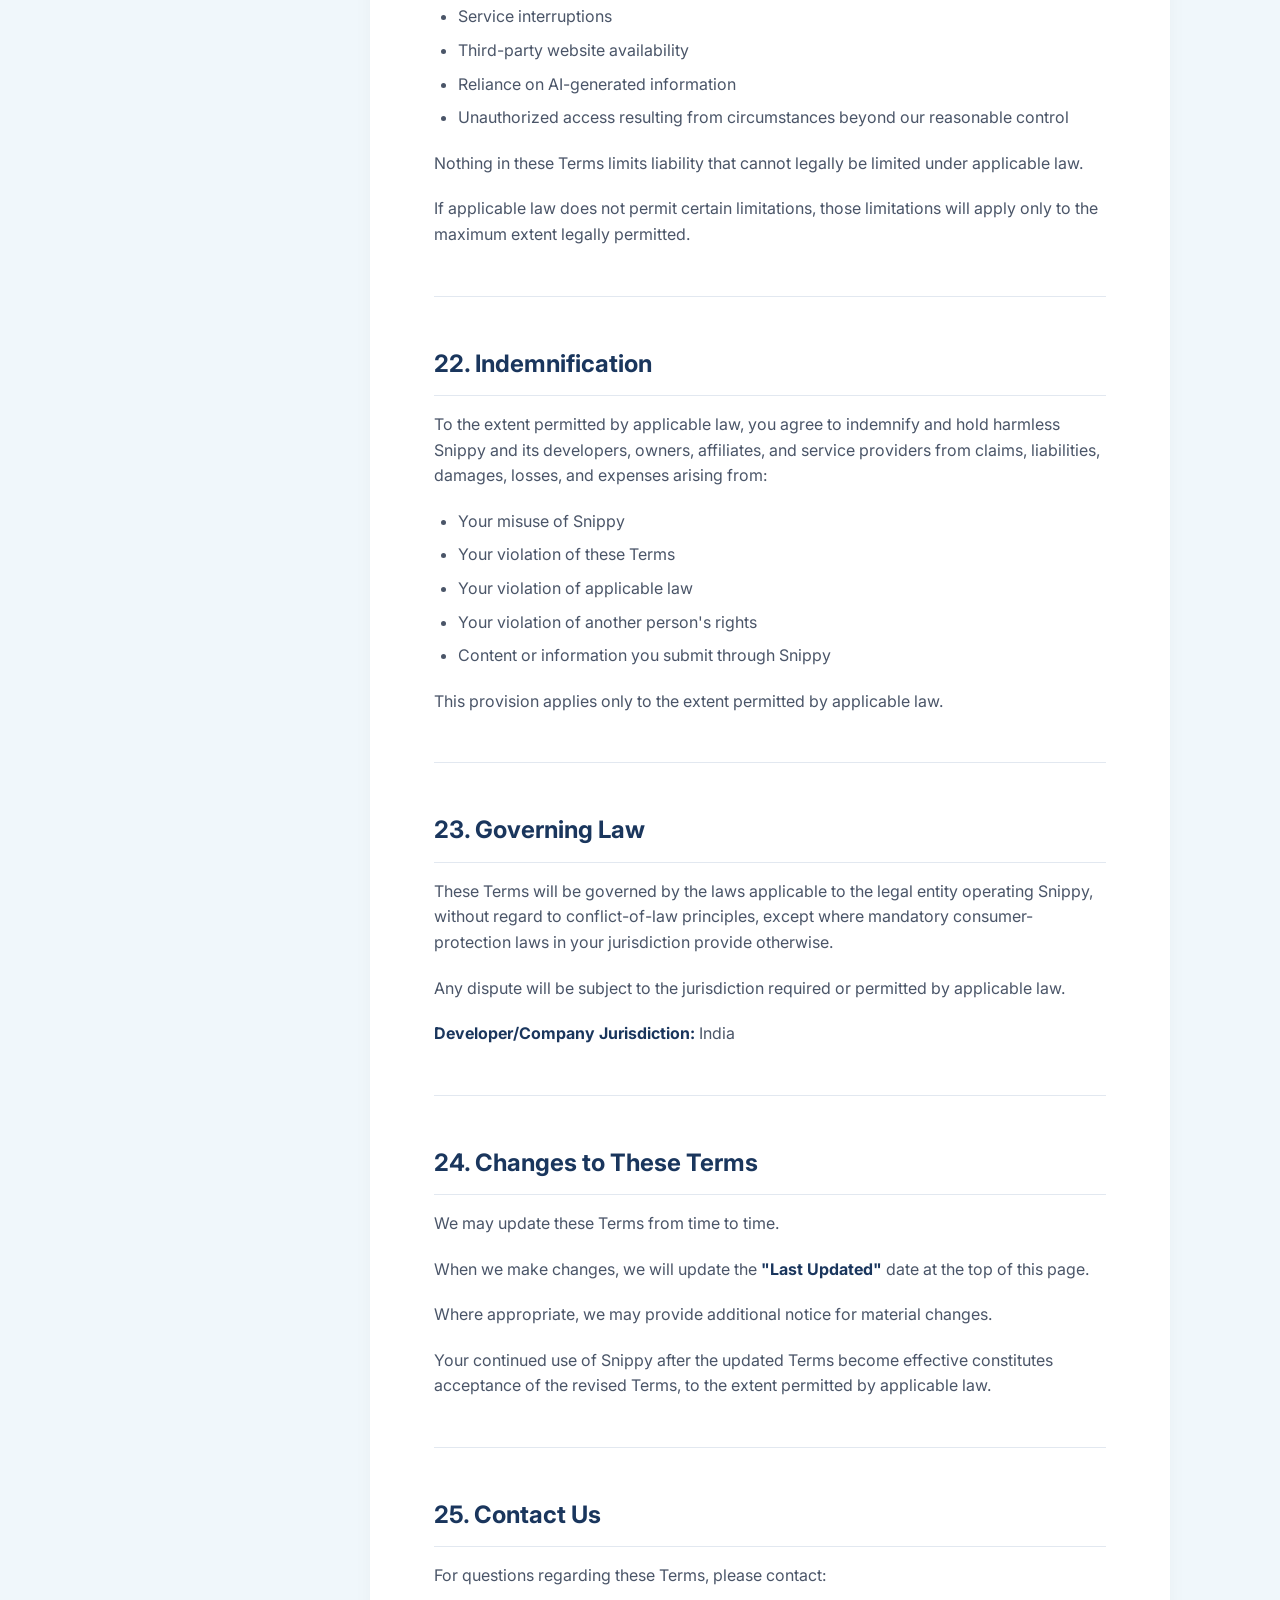
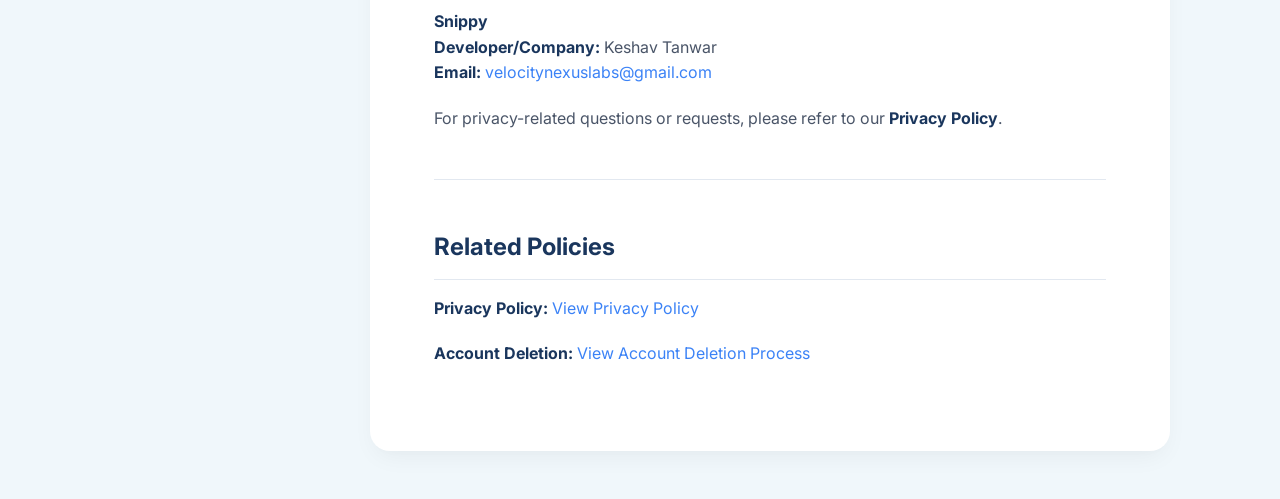
<file: snippy/terms/index.html>
<!DOCTYPE html>
<html lang="en">
<head>
    <meta charset="UTF-8">
    <meta name="viewport" content="width=device-width, initial-scale=1.0">
    <title>Terms of Service - Snippy AI Web Organizer</title>
    <style>
@import url('https://fonts.googleapis.com/css2?family=Inter:wght@400;500;600;700&display=swap');

:root {
  --bg-color: #f0f7fb;
  --surface-color: #ffffff;
  --text-primary: #1a365d;
  --text-secondary: #4a5568;
  --accent-color: #3b82f6;
  --accent-hover: #2563eb;
  --border-color: #e2e8f0;
}

body {
  margin: 0;
  padding: 0;
  font-family: 'Inter', -apple-system, BlinkMacSystemFont, sans-serif;
  background-color: var(--bg-color);
  color: var(--text-secondary);
  line-height: 1.6;
  -webkit-font-smoothing: antialiased;
}

.container {
  display: flex;
  min-height: 100vh;
}

.sidebar {
  width: 260px;
  background-color: var(--surface-color);
  border-right: 1px solid var(--border-color);
  padding: 2rem;
  position: fixed;
  height: 100vh;
  overflow-y: auto;
  box-sizing: border-box;
}

.brand {
  display: flex;
  align-items: center;
  gap: 0.75rem;
  margin-bottom: 2.5rem;
  font-size: 1.25rem;
  font-weight: 700;
  color: var(--text-primary);
}

.brand-icon {
  width: 32px;
  height: 32px;
  background: linear-gradient(135deg, #60a5fa, #3b82f6);
  border-radius: 8px;
  display: flex;
  align-items: center;
  justify-content: center;
  color: white;
  font-weight: bold;
}

.nav-menu {
  list-style: none;
  padding: 0;
  margin: 0;
}

.nav-item {
  margin-bottom: 0.5rem;
}

.nav-link {
  display: block;
  padding: 0.75rem 1rem;
  color: var(--text-secondary);
  text-decoration: none;
  border-radius: 8px;
  font-weight: 500;
  transition: all 0.2s ease;
}

.nav-link:hover {
  background-color: #eff6ff;
  color: var(--accent-color);
}

.nav-link.active {
  background-color: #eff6ff;
  color: var(--accent-color);
  font-weight: 600;
}

.main-content {
  flex: 1;
  margin-left: 260px;
  padding: 3rem;
  display: flex;
  justify-content: center;
}

.policy-wrapper {
  max-width: 800px;
  width: 100%;
}

.policy-card {
  background: var(--surface-color);
  padding: 4rem;
  border-radius: 20px;
  box-shadow: 0 10px 25px -5px rgba(0, 0, 0, 0.05), 0 8px 10px -6px rgba(0, 0, 0, 0.01);
}

h1, h2, h3, h4 {
  color: var(--text-primary);
  margin-top: 2.5rem;
  margin-bottom: 1rem;
}

h1 {
  font-size: 2.5rem;
  letter-spacing: -0.02em;
  margin-top: 0;
  margin-bottom: 0.5rem;
}

h2 {
  font-size: 1.5rem;
  border-bottom: 1px solid var(--border-color);
  padding-bottom: 0.75rem;
}

h3 {
  font-size: 1.25rem;
}

p {
  margin-bottom: 1.25rem;
}

ul {
  margin-bottom: 1.25rem;
  padding-left: 1.5rem;
}

li {
  margin-bottom: 0.5rem;
}

a {
  color: var(--accent-color);
  text-decoration: none;
  transition: color 0.2s ease;
}

a:hover {
  color: var(--accent-hover);
  text-decoration: underline;
}

hr {
  border: 0;
  border-top: 1px solid var(--border-color);
  margin: 3rem 0;
}

strong {
  color: var(--text-primary);
}

code {
  background: #f1f5f9;
  padding: 0.2rem 0.4rem;
  border-radius: 4px;
  font-size: 0.875em;
  color: #ef4444;
}

.highlight-box {
  background: #eff6ff;
  border-left: 4px solid var(--accent-color);
  padding: 1rem 1.5rem;
  border-radius: 0 8px 8px 0;
  margin: 1.5rem 0;
}

@media (max-width: 768px) {
  .container {
    flex-direction: column;
  }
  .sidebar {
    width: 100%;
    position: static;
    height: auto;
    border-right: none;
    border-bottom: 1px solid var(--border-color);
    padding: 1.5rem;
  }
  .brand {
    margin-bottom: 1.5rem;
  }
  .nav-menu {
    display: flex;
    flex-wrap: wrap;
    gap: 0.5rem;
  }
  .nav-item {
    margin-bottom: 0;
  }
  .main-content {
    margin-left: 0;
    padding: 1.5rem;
  }
  .policy-card {
    padding: 2rem;
  }
  h1 {
    font-size: 2rem;
  }
}
    </style>
</head>
<body>
    <div class="container">
        <!-- Sidebar Navigation -->
        <aside class="sidebar">
            <div class="brand">
                <img src="../app-logo.png" alt="Snippy Logo" class="brand-icon" style="background: none; object-fit: contain;" />
                Snippy
            </div>
            <nav>
                <ul class="nav-menu">
                    <li class="nav-item">
                        <a href="../privacy/index.html" class="nav-link">Privacy Policy</a>
                    </li>
                    <li class="nav-item">
                        <a href="../terms/index.html" class="nav-link active">Terms of Service</a>
                    </li>
                    <li class="nav-item">
                        <a href="../delete-account/index.html" class="nav-link">Delete Account</a>
                    </li>
                </ul>
            </nav>
        </aside>

        <!-- Main Content -->
        <main class="main-content">
            <div class="policy-wrapper">
                <div class="policy-card">
                    <h1>Snippy Terms of Service</h1>
                    <p><strong>Last Updated: August 29, 2026</strong></p>
                    
                    <p>These Terms of Service ("Terms") govern your access to and use of <strong>Snippy</strong> ("Snippy", "we", "us", or "our"), including the Snippy mobile application, website, services, and related features.</p>
                    <p>By downloading, accessing, or using Snippy, you agree to these Terms. If you do not agree with these Terms, you should not use Snippy.</p>
                    <hr>
                    
                    <h2>1. About Snippy</h2>
                    <p>Snippy is a website-saving and organization service designed to help users save, understand, and organize websites and other online resources.</p>
                    <p>Depending on the version of Snippy you use, features may include:</p>
                    <ul>
                    <li>Saving website links</li>
                    <li>AI-generated summaries</li>
                    <li>AI-generated tags</li>
                    <li>Automatic website categorization</li>
                    <li>Semantic search</li>
                    <li>Smart Collections</li>
                    <li>Duplicate detection</li>
                    <li>Website previews</li>
                    <li>Offline access</li>
                    <li>Other features introduced over time</li>
                    </ul>
                    <p>Snippy may add, modify, suspend, or remove features as the service develops.</p>
                    <hr>
                    
                    <h2>2. Eligibility</h2>
                    <p>You must be legally permitted to use Snippy under the laws applicable to you.</p>
                    <p>If you are using Snippy on behalf of an organization or another person, you represent that you have the authority to accept these Terms on their behalf.</p>
                    <hr>
                    
                    <h2>3. Your Account</h2>
                    <p>Some Snippy features may require you to create an account.</p>
                    <p>You are responsible for:</p>
                    <ul>
                    <li>Providing accurate information when required</li>
                    <li>Maintaining the security of your account credentials</li>
                    <li>Keeping access to your account secure</li>
                    <li>All activity occurring through your account</li>
                    </ul>
                    <p>You must notify us if you believe your account has been accessed without authorization.</p>
                    <p>We may suspend or restrict accounts involved in fraud, abuse, security violations, or violations of these Terms.</p>
                    <hr>
                    
                    <h2>4. Saving and Using Websites</h2>
                    <p>Snippy allows you to save links to websites and other online resources.</p>
                    <p>When you save a website, you are saving a reference or link to content hosted by a third party. Snippy does not own or control the underlying third-party website unless explicitly stated otherwise.</p>
                    <p>Snippy does not guarantee that:</p>
                    <ul>
                    <li>A saved website will remain available</li>
                    <li>A URL will continue to work</li>
                    <li>The third-party website will remain unchanged</li>
                    <li>The information on a website will remain accurate</li>
                    <li>A third-party website will continue to permit access</li>
                    </ul>
                    <p>Third-party websites remain subject to their own terms, licenses, and privacy policies.</p>
                    <hr>
                    
                    <h2>5. AI-Powered Features</h2>
                    <p>Snippy uses artificial intelligence to provide certain features, including summaries, tags, categorization, and website organization.</p>
                    <p>AI-generated results are provided for convenience and organizational purposes.</p>
                    <p>AI-generated summaries, tags, categories, descriptions, recommendations, and other outputs may occasionally be:</p>
                    <ul>
                    <li>Inaccurate</li>
                    <li>Incomplete</li>
                    <li>Outdated</li>
                    <li>Misleading</li>
                    <li>Incorrectly categorized</li>
                    </ul>
                    <p>You should independently verify important information rather than relying solely on AI-generated results.</p>
                    <p>Snippy does not guarantee that AI-generated content is accurate or appropriate for any particular purpose.</p>
                    <hr>
                    
                    <h2>6. Third-Party AI Processing</h2>
                    <p>To provide AI-powered features, Snippy may send relevant website information to third-party AI service providers, including <strong>OpenAI</strong>.</p>
                    <p>By using AI-powered features, you acknowledge that information necessary to perform those features may be processed by such providers in accordance with our Privacy Policy and the applicable provider's terms and policies.</p>
                    <p>More information about how Snippy handles information is available in our <strong>Privacy Policy</strong>.</p>
                    <hr>
                    
                    <h2>7. User Content and Ownership</h2>
                    <p>You retain ownership of content and information that you independently provide to Snippy, subject to the rights necessary for Snippy to operate the service.</p>
                    <p>For example, your saved website library and information you create within Snippy remain yours, subject to these Terms.</p>
                    <p>By using Snippy, you grant us a limited, non-exclusive, worldwide, royalty-free license to host, store, process, reproduce, and transmit your submitted information only as reasonably necessary to:</p>
                    <ul>
                    <li>Provide Snippy's services</li>
                    <li>Synchronize your data</li>
                    <li>Generate requested AI features</li>
                    <li>Maintain and secure the service</li>
                    <li>Improve and operate Snippy</li>
                    <li>Comply with legal obligations</li>
                    </ul>
                    <p>We do not sell your saved website library.</p>
                    <p>Our handling of personal information is described in our Privacy Policy.</p>
                    <hr>
                    
                    <h2>8. Acceptable Use</h2>
                    <p>You agree not to use Snippy to:</p>
                    <ul>
                    <li>Violate applicable laws or regulations</li>
                    <li>Violate another person's rights</li>
                    <li>Infringe intellectual property rights</li>
                    <li>Attempt to gain unauthorized access to Snippy or its infrastructure</li>
                    <li>Interfere with or disrupt the service</li>
                    <li>Circumvent usage limits or subscription restrictions</li>
                    <li>Reverse engineer or attempt to extract proprietary components, except where permitted by applicable law</li>
                    <li>Use automated systems to abuse or overload Snippy</li>
                    <li>Upload or transmit malicious code</li>
                    <li>Use Snippy for fraudulent, harmful, or abusive purposes</li>
                    <li>Attempt to access another user's information</li>
                    <li>Circumvent security or authentication mechanisms</li>
                    </ul>
                    <p>We reserve the right to restrict or terminate access when reasonably necessary to protect Snippy, users, or third parties.</p>
                    <hr>
                    
                    <h2>9. Free and Paid Features</h2>
                    <p>Snippy may provide both free and paid features.</p>
                    <p>The availability and limits of free features may change over time.</p>
                    <p>For example, Snippy may offer a limited number of lifetime website saves under its free tier and require a paid subscription for additional saves.</p>
                    <p>Current limits and pricing will be presented in the application or applicable store listing.</p>
                    <hr>
                    
                    <h2>10. Subscriptions</h2>
                    <p>Snippy may offer subscription plans that provide access to premium features.</p>
                    <p>Subscriptions purchased through Apple App Store or Google Play are subject to the applicable platform's terms and billing systems.</p>
                    <p>Subscription prices, billing periods, renewal terms, and available features will be presented before purchase.</p>
                    <p>Unless otherwise stated by the applicable app store, subscriptions generally renew automatically at the end of each billing period unless cancelled before renewal.</p>
                    <p>Cancellation must be performed through the relevant app-store subscription-management system where the subscription was purchased.</p>
                    <p>Uninstalling Snippy does not necessarily cancel an active subscription.</p>
                    <hr>
                    
                    <h2>11. Payments and Refunds</h2>
                    <p>Payments for subscriptions are processed through the applicable platform or payment provider.</p>
                    <p>Snippy does not directly store your full payment-card details.</p>
                    <p>Refunds are generally subject to the policies and procedures of the platform through which the purchase was made, including Apple App Store or Google Play.</p>
                    <p>Where required by applicable law, statutory refund rights remain unaffected by these Terms.</p>
                    <hr>
                    
                    <h2>12. Changes to Subscription Features</h2>
                    <p>We may modify premium features, limits, pricing, or subscription plans from time to time.</p>
                    <p>Where required by applicable law or platform policy, we will provide appropriate notice of material changes.</p>
                    <p>Changes will not retroactively alter transactions that have already been completed except where permitted or required by law.</p>
                    <hr>
                    
                    <h2>13. Intellectual Property</h2>
                    <p>Snippy, including its software, branding, logos, design, user interface, text, graphics, and other original materials, is owned by or licensed to Snippy and is protected by applicable intellectual-property laws.</p>
                    <p>Except as expressly permitted by these Terms or applicable law, you may not:</p>
                    <ul>
                    <li>Copy Snippy's software or visual design</li>
                    <li>Modify or create derivative works from Snippy</li>
                    <li>Distribute or resell Snippy</li>
                    <li>Remove proprietary notices</li>
                    <li>Use Snippy's trademarks without permission</li>
                    <li>Attempt to extract source code or proprietary models</li>
                    </ul>
                    <p>Nothing in these Terms transfers ownership of Snippy's intellectual property to you.</p>
                    <hr>
                    
                    <h2>14. Third-Party Services</h2>
                    <p>Snippy relies on third-party services to provide parts of its functionality, which may include:</p>
                    <ul>
                    <li><strong>Supabase</strong> for database and backend infrastructure</li>
                    <li><strong>Vercel</strong> for hosting and application infrastructure</li>
                    <li><strong>OpenAI</strong> for AI processing</li>
                    <li><strong>RevenueCat</strong> for subscription management</li>
                    <li><strong>PostHog</strong> for analytics</li>
                    </ul>
                    <p>Your use of Snippy may therefore be subject to applicable third-party terms and policies.</p>
                    <p>We are not responsible for the independent operation, availability, content, or policies of third-party services.</p>
                    <hr>
                    
                    <h2>15. Third-Party Websites</h2>
                    <p>Snippy may provide links to websites operated by third parties.</p>
                    <p>We do not control and are not responsible for:</p>
                    <ul>
                    <li>Third-party website content</li>
                    <li>Third-party availability</li>
                    <li>Third-party security</li>
                    <li>Third-party privacy practices</li>
                    <li>Products or services offered by third parties</li>
                    <li>The accuracy of third-party information</li>
                    </ul>
                    <p>Any transaction or interaction you have with a third-party website is solely between you and that third party.</p>
                    <hr>
                    
                    <h2>16. Service Availability</h2>
                    <p>We will make reasonable efforts to keep Snippy available, but we do not guarantee uninterrupted or error-free operation.</p>
                    <p>The service may occasionally be unavailable due to:</p>
                    <ul>
                    <li>Maintenance</li>
                    <li>Updates</li>
                    <li>Technical failures</li>
                    <li>Security incidents</li>
                    <li>Third-party service outages</li>
                    <li>Network problems</li>
                    <li>Events beyond our reasonable control</li>
                    </ul>
                    <p>We may temporarily suspend portions of the service when reasonably necessary.</p>
                    <hr>
                    
                    <h2>17. Changes to Snippy</h2>
                    <p>Snippy is an evolving product.</p>
                    <p>We may:</p>
                    <ul>
                    <li>Add new features</li>
                    <li>Modify existing features</li>
                    <li>Remove features</li>
                    <li>Change usage limits</li>
                    <li>Change free-tier limits</li>
                    <li>Modify subscription offerings</li>
                    </ul>
                    <p>We will make reasonable efforts to avoid unnecessary disruption.</p>
                    <hr>
                    
                    <h2>18. Account Termination</h2>
                    <p>You may stop using Snippy at any time.</p>
                    <p>If your account supports account deletion, you may request deletion through the available account-deletion mechanisms.</p>
                    <p>We may suspend or terminate your access if:</p>
                    <ul>
                    <li>You materially violate these Terms</li>
                    <li>You engage in fraudulent or abusive behavior</li>
                    <li>Your use creates a security risk</li>
                    <li>Your use violates applicable law</li>
                    <li>We are required to do so by law</li>
                    </ul>
                    <p>Where reasonably practicable, we may provide notice before termination, except where immediate action is necessary.</p>
                    <hr>
                    
                    <h2>19. Effect of Termination</h2>
                    <p>When your account is terminated or deleted, your access to Snippy may end.</p>
                    <p>Your saved content and associated information may be deleted according to our Privacy Policy and applicable data-retention requirements.</p>
                    <p>Some information may remain for a limited period where necessary for:</p>
                    <ul>
                    <li>Legal compliance</li>
                    <li>Fraud prevention</li>
                    <li>Security</li>
                    <li>Dispute resolution</li>
                    <li>Backups</li>
                    <li>Legitimate operational purposes</li>
                    </ul>
                    <p>Paid subscription cancellation and account deletion are separate actions. Deleting the app or account does not necessarily create an automatic refund for a subscription already purchased.</p>
                    <hr>
                    
                    <h2>20. Disclaimers</h2>
                    <p>To the maximum extent permitted by applicable law, Snippy is provided on an <strong>"as is" and "as available"</strong> basis.</p>
                    <p>We do not guarantee that:</p>
                    <ul>
                    <li>Snippy will always be available</li>
                    <li>Snippy will be completely error-free</li>
                    <li>Saved websites will remain available</li>
                    <li>AI-generated information will always be accurate</li>
                    <li>Search or organization results will always be complete</li>
                    <li>Third-party websites will remain accessible</li>
                    <li>Snippy will meet every particular use case or requirement</li>
                    </ul>
                    <p>You use Snippy at your own discretion and risk.</p>
                    <p>Nothing in these Terms excludes or limits consumer rights or warranties that cannot legally be excluded or limited in your jurisdiction.</p>
                    <hr>
                    
                    <h2>21. Limitation of Liability</h2>
                    <p>To the maximum extent permitted by applicable law, Snippy and its developers, owners, affiliates, and service providers will not be liable for indirect, incidental, consequential, special, or punitive damages arising from or related to your use of Snippy.</p>
                    <p>This may include losses resulting from:</p>
                    <ul>
                    <li>Loss of data</li>
                    <li>Loss of profits</li>
                    <li>Loss of business opportunities</li>
                    <li>Service interruptions</li>
                    <li>Third-party website availability</li>
                    <li>Reliance on AI-generated information</li>
                    <li>Unauthorized access resulting from circumstances beyond our reasonable control</li>
                    </ul>
                    <p>Nothing in these Terms limits liability that cannot legally be limited under applicable law.</p>
                    <p>If applicable law does not permit certain limitations, those limitations will apply only to the maximum extent legally permitted.</p>
                    <hr>
                    
                    <h2>22. Indemnification</h2>
                    <p>To the extent permitted by applicable law, you agree to indemnify and hold harmless Snippy and its developers, owners, affiliates, and service providers from claims, liabilities, damages, losses, and expenses arising from:</p>
                    <ul>
                    <li>Your misuse of Snippy</li>
                    <li>Your violation of these Terms</li>
                    <li>Your violation of applicable law</li>
                    <li>Your violation of another person's rights</li>
                    <li>Content or information you submit through Snippy</li>
                    </ul>
                    <p>This provision applies only to the extent permitted by applicable law.</p>
                    <hr>
                    
                    <h2>23. Governing Law</h2>
                    <p>These Terms will be governed by the laws applicable to the legal entity operating Snippy, without regard to conflict-of-law principles, except where mandatory consumer-protection laws in your jurisdiction provide otherwise.</p>
                    <p>Any dispute will be subject to the jurisdiction required or permitted by applicable law.</p>
                    
                    <p><strong>Developer/Company Jurisdiction:</strong> India</p>
                    <hr>
                    
                    <h2>24. Changes to These Terms</h2>
                    <p>We may update these Terms from time to time.</p>
                    <p>When we make changes, we will update the <strong>"Last Updated"</strong> date at the top of this page.</p>
                    <p>Where appropriate, we may provide additional notice for material changes.</p>
                    <p>Your continued use of Snippy after the updated Terms become effective constitutes acceptance of the revised Terms, to the extent permitted by applicable law.</p>
                    <hr>
                    
                    <h2>25. Contact Us</h2>
                    <p>For questions regarding these Terms, please contact:</p>
                    <p>
                    <strong>Snippy</strong><br>
                    <strong>Developer/Company:</strong> Keshav Tanwar<br>
                    <strong>Email:</strong> <a href="mailto:velocitynexuslabs@gmail.com">velocitynexuslabs@gmail.com</a>
                    </p>
                    <p>For privacy-related questions or requests, please refer to our <strong>Privacy Policy</strong>.</p>
                    <hr>
                    
                    <h2>Related Policies</h2>
                    <p><strong>Privacy Policy:</strong> <a href="../privacy/index.html">View Privacy Policy</a></p>
                    <p><strong>Account Deletion:</strong> <a href="../delete-account/index.html">View Account Deletion Process</a></p>
                </div>
            </div>
        </main>
    </div>
</body>
</html>
</file>
